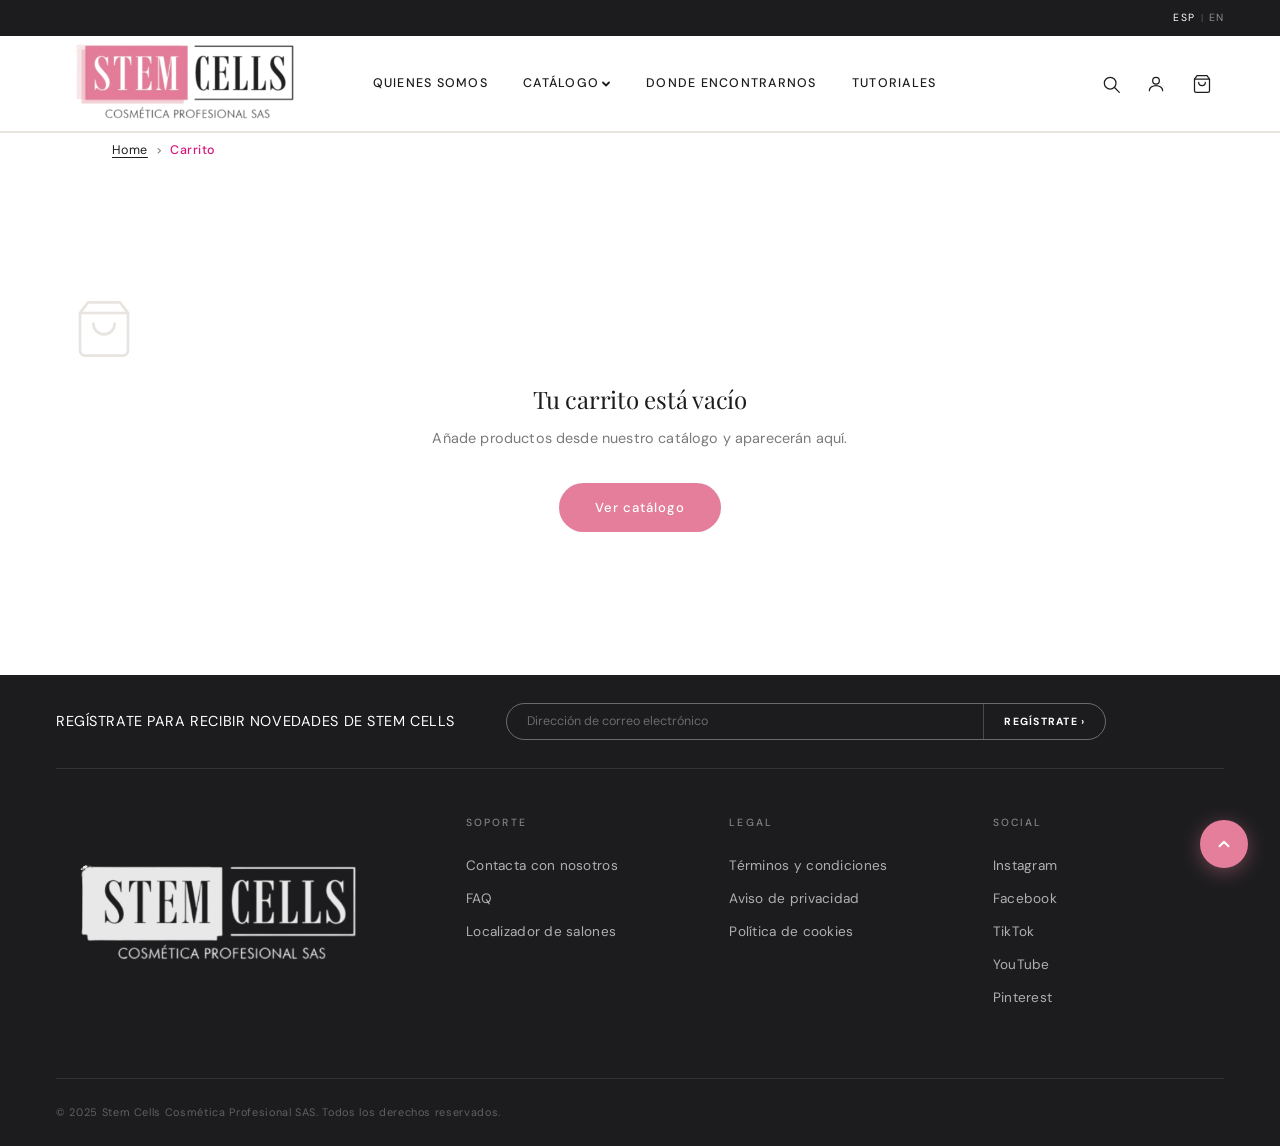
<file: carrito.html>
<!DOCTYPE html>
<html lang="es">
<head>
  <meta charset="UTF-8">
  <meta name="viewport" content="width=device-width, initial-scale=1.0">
  <title>Carrito — Stem Cells Cosmética Profesional</title>
  <meta name="description" content="Tu carrito de compra Stem Cells Cosmética Profesional.">
  <link rel="icon" type="image/png" href="images/logo.png">
  <link rel="apple-touch-icon" href="images/logo.png">
  <meta property="og:type" content="website">
  <meta property="og:site_name" content="Stem Cells Cosmética Profesional">
  <meta property="og:title" content="Carrito — Stem Cells Cosmética Profesional">
  <meta property="og:description" content="Tu carrito de compra Stem Cells Cosmética Profesional.">
  <meta property="og:image" content="https://TU-DOMINIO-AQUI.vercel.app/images/hero-cabello.png">
  <meta property="og:url" content="https://TU-DOMINIO-AQUI.vercel.app/carrito.html">
  <meta name="twitter:card" content="summary_large_image">
  <meta name="twitter:title" content="Carrito — Stem Cells Cosmética Profesional">
  <meta name="twitter:description" content="Tu carrito de compra Stem Cells Cosmética Profesional.">
  <meta name="twitter:image" content="https://TU-DOMINIO-AQUI.vercel.app/images/hero-cabello.png">
  <link rel="stylesheet" href="styles.css">
</head>
<body>

<header class="site-header">
  <div class="promobar" role="region" aria-label="Anuncios y promociones">
    <div class="promobar__track">
      <span class="promobar__msg promobar__msg--1">Envío gratuito en pedidos superiores a 50&nbsp;€</span>
      <span class="promobar__msg promobar__msg--2">Asesoría personalizada gratuita para tu salón o uso personal</span>
      <span class="promobar__msg promobar__msg--3">Descubre nuestros nuevos productos con células madre vegetales</span>
    </div>
    <div class="promobar__lang">
      <a href="#" class="promobar__lang-link promobar__lang-link--active" lang="es" aria-label="Español">ESP</a>
      <span class="promobar__lang-sep" aria-hidden="true">|</span>
      <a href="#" class="promobar__lang-link" lang="en" aria-label="English">EN</a>
    </div>
  </div>
  <nav class="main-nav" aria-label="Navegación principal">
    <input type="checkbox" id="nav-toggle" class="nav-toggle__input" aria-hidden="true">
    <label for="nav-toggle" class="nav-toggle__label" aria-label="Abrir menú">
      <span></span><span></span><span></span>
    </label>
    <a href="index.html" class="main-nav__logo-link">
      <img src="images/logo.png" alt="Stem Cells Cosmética Profesional" class="main-nav__logo">
    </a>
    <ul class="main-nav__list">
      <li><a href="quienes-somos.html" class="main-nav__link">Quienes Somos</a></li>
      <li class="main-nav__item--has-drop">
          <a href="catalogo.html" class="main-nav__link">Catálogo <svg class="nav-drop-arrow" width="10" height="10" viewBox="0 0 10 10" fill="none" stroke="currentColor" stroke-width="1.8" stroke-linecap="round" stroke-linejoin="round" aria-hidden="true"><path d="M2 3.5l3 3 3-3"/></svg></a>
          <div class="nav-dropdown">
            <ul class="nav-dropdown__list">
              <li><a href="catalogo.html?open=ampollas-nutri-cell" class="nav-dropdown__link">Ampollas Nutri + Cell</a></li>
              <li><a href="catalogo.html?open=shampoo" class="nav-dropdown__link">Shampoo Pre-Tratamiento</a></li>
              <li><a href="catalogo.html?open=protector-termico" class="nav-dropdown__link">Protector Térmico Nutricell</a></li>
              <li><a href="catalogo.html?open=crema-de-peinar" class="nav-dropdown__link">Crema de Peinar Nutricell</a></li>
              <li><a href="catalogo.html?open=alpin-rose" class="nav-dropdown__link">Ampolla Alpin Rose</a></li>
              <li><a href="catalogo.html?open=btx-express" class="nav-dropdown__link">Ampolla BTX Express</a></li>
              <li><a href="catalogo.html?open=cocktail-express" class="nav-dropdown__link">Cocktail EXPRESS</a></li>
              <li class="nav-dropdown__divider"></li>
              <li><a href="catalogo.html" class="nav-dropdown__link nav-dropdown__link--all">Ver todo →</a></li>
            </ul>
          </div>
        </li>
      <li><a href="donde-encontrarnos.html" class="main-nav__link">Donde encontrarnos</a></li>
      <li><a href="tutoriales.html" class="main-nav__link">Tutoriales</a></li>
    </ul>
    <div class="main-nav__actions">
      <button class="main-nav__action-btn" id="searchBtn" aria-label="Buscar">
        <svg width="20" height="20" viewBox="0 0 24 24" fill="none" stroke="currentColor" stroke-width="1.5" stroke-linecap="round" stroke-linejoin="round" aria-hidden="true">
          <circle cx="11" cy="11" r="7"/>
          <path d="M16.5 16.5L22 22"/>
        </svg>
      </button>
      <a href="mi-cuenta.html" class="main-nav__action-btn" aria-label="Iniciar sesión / Cuenta">
        <svg width="20" height="20" viewBox="0 0 24 24" fill="none" stroke="currentColor" stroke-width="1.5" stroke-linecap="round" stroke-linejoin="round" aria-hidden="true">
          <circle cx="12" cy="8" r="4"/>
          <path d="M4 20c0-3.5 3.6-6 8-6s8 2.5 8 6"/>
        </svg>
      </a>
      <a href="carrito.html" class="main-nav__action-btn" aria-label="Carrito" style="position:relative">
        <svg width="20" height="20" viewBox="0 0 24 24" fill="none" stroke="currentColor" stroke-width="1.5" stroke-linecap="round" stroke-linejoin="round" aria-hidden="true">
          <path d="M6 2L3 6v14a2 2 0 002 2h14a2 2 0 002-2V6l-3-4z"/>
          <line x1="3" y1="6" x2="21" y2="6"/>
          <path d="M16 10a4 4 0 01-8 0"/>
        </svg>
        <span class="cart-badge" style="display:none" aria-hidden="true"></span>
      </a>
    </div>
  </nav>
</header>

<nav class="breadcrumb" aria-label="Ruta de navegación">
  <div class="container">
    <ol class="breadcrumb__list">
      <li class="breadcrumb__item"><a href="index.html" class="breadcrumb__link">Home</a></li>
      <li class="breadcrumb__item breadcrumb__item--current" aria-current="page">Carrito</li>
    </ol>
  </div>
</nav>

<main id="main-content">
  <section class="section" style="background:var(--c-white);padding-block:0.9rem 2.5rem">
    <div class="container">

      <!-- Estado vacío -->
      <div class="cart-empty" id="cartEmpty" style="display:none">
        <div class="cart-empty__icon">
          <svg width="64" height="64" viewBox="0 0 24 24" fill="none" stroke="currentColor" stroke-width="1" stroke-linecap="round" stroke-linejoin="round" aria-hidden="true">
            <path d="M6 2L3 6v14a2 2 0 002 2h14a2 2 0 002-2V6l-3-4z"/>
            <line x1="3" y1="6" x2="21" y2="6"/>
            <path d="M16 10a4 4 0 01-8 0"/>
          </svg>
        </div>
        <h1 class="cart-empty__title">Tu carrito está vacío</h1>
        <p class="cart-empty__sub">Añade productos desde nuestro catálogo y aparecerán aquí.</p>
        <a href="catalogo.html" class="btn-primary" style="background:var(--c-rose)">Ver catálogo</a>
      </div>

      <!-- Contenido del carrito -->
      <div id="cartContent" style="display:none">
        <h1 class="section-title" style="margin-bottom:3rem;text-align:center">Tu Carrito</h1>
        <div class="cart-layout">

          <!-- Tabla de productos -->
          <div>
            <table class="cart-table" aria-label="Productos en el carrito">
              <thead>
                <tr>
                  <th style="width:80px"></th>
                  <th>Producto</th>
                  <th>Cantidad</th>
                  <th>Precio</th>
                  <th></th>
                </tr>
              </thead>
              <tbody id="cartTableBody"></tbody>
            </table>
            <div style="margin-top:1.5rem;display:flex;justify-content:space-between;align-items:center">
              <a href="catalogo.html" style="font-size:0.82rem;color:var(--c-mid);text-decoration:underline;text-underline-offset:3px">← Seguir comprando</a>
              <button onclick="vaciarCarrito()" style="background:none;border:none;cursor:pointer;font-size:0.82rem;color:var(--c-mid);text-decoration:underline;text-underline-offset:3px;font-family:var(--font-body)">Vaciar carrito</button>
            </div>
          </div>

          <!-- Resumen del pedido -->
          <aside class="cart-summary" aria-label="Resumen del pedido">
            <h2 class="cart-summary__title">Resumen del pedido</h2>
            <div id="cartSummaryRows"></div>
            <div class="cart-summary__total">
              <span>Total</span>
              <span id="cartTotal">0,00 €</span>
            </div>
            <p style="font-size:0.75rem;color:var(--c-mid);margin-top:0.75rem">Envío gratuito en pedidos superiores a 50&nbsp;€. Los impuestos se calculan en el checkout.</p>
            <button type="button" class="btn-primary cart-summary__btn" style="background:var(--c-rose);display:block;width:100%;border:none;cursor:pointer" onclick="openCheckout()">Finalizar pedido</button>
            <p style="font-size:0.72rem;color:var(--c-mid);margin-top:1rem;text-align:center">Nuestro equipo te contactará para confirmar el pedido.</p>
          </aside>

        </div>
      </div>

    </div>
  </section>
</main>

<footer class="site-footer" aria-label="Pie de página">
  <div class="container">
    <div class="footer-newsletter">
      <h2 class="footer-newsletter__title">Regístrate para recibir novedades de Stem Cells</h2>
      <form class="footer-newsletter__form" id="newsletterForm" novalidate aria-label="Suscripción al boletín">
        <input type="email" class="footer-newsletter__input" placeholder="Dirección de correo electrónico" aria-label="Correo electrónico" autocomplete="email">
        <button type="submit" class="footer-newsletter__btn">Regístrate <span aria-hidden="true">›</span></button>
      </form>
    </div>
    <div class="footer-inner">
      <div class="footer-brand">
        <img src="images/logo.png" alt="Stem Cells Cosmética Profesional" class="footer-logo">
      </div>
      <div class="footer-cols">
        <div class="footer-col">
          <h3 class="footer-col__title">Soporte</h3>
          <ul class="footer-col__list">
            <li class="footer-col__item"><a href="contacto.html" class="footer-col__item">Contacta con nosotros</a></li>
            <li class="footer-col__item"><a href="faq.html" class="footer-col__item">FAQ</a></li>
            <li class="footer-col__item"><a href="donde-encontrarnos.html" class="footer-col__item">Localizador de salones</a></li>
          </ul>
        </div>
        <div class="footer-col">
          <h3 class="footer-col__title">Legal</h3>
          <ul class="footer-col__list">
            <li class="footer-col__item">Términos y condiciones</li>
            <li class="footer-col__item">Aviso de privacidad</li>
            <li class="footer-col__item">Política de cookies</li>
          </ul>
        </div>
        <div class="footer-col">
          <h3 class="footer-col__title">Social</h3>
          <ul class="footer-col__list">
            <li class="footer-col__item"><a href="https://www.instagram.com/" target="_blank" rel="noopener" class="footer-col__item">Instagram</a></li>
            <li class="footer-col__item"><a href="https://www.facebook.com/" target="_blank" rel="noopener" class="footer-col__item">Facebook</a></li>
            <li class="footer-col__item"><a href="https://www.tiktok.com/" target="_blank" rel="noopener" class="footer-col__item">TikTok</a></li>
            <li class="footer-col__item"><a href="https://www.youtube.com/" target="_blank" rel="noopener" class="footer-col__item">YouTube</a></li>
            <li class="footer-col__item"><a href="https://www.pinterest.com/" target="_blank" rel="noopener" class="footer-col__item">Pinterest</a></li>
          </ul>
        </div>
      </div>
    </div>
    <div class="footer-bottom">
      <p class="footer-copy">&copy; 2025 Stem Cells Cosmética Profesional SAS. Todos los derechos reservados.</p>
    </div>
  </div>
</footer>

<a href="#" class="back-to-top" aria-label="Volver al inicio">
  <svg width="18" height="18" viewBox="0 0 24 24" fill="none" stroke="currentColor" stroke-width="2.5" stroke-linecap="round" stroke-linejoin="round" aria-hidden="true">
    <path d="M18 15l-6-6-6 6"/>
  </svg>
</a>

<div class="search-overlay" id="searchOverlay" aria-hidden="true" role="dialog" aria-label="Buscar productos">
  <div class="search-overlay__backdrop" id="searchBackdrop"></div>
  <div class="search-overlay__panel">
    <div class="search-overlay__row">
      <svg class="search-overlay__icon" width="18" height="18" viewBox="0 0 24 24" fill="none" stroke="currentColor" stroke-width="1.8" stroke-linecap="round" stroke-linejoin="round" aria-hidden="true"><circle cx="11" cy="11" r="7"/><path d="M16.5 16.5L22 22"/></svg>
      <input class="search-overlay__input" id="searchInput" type="search" placeholder="Buscar productos..." autocomplete="off" spellcheck="false" aria-label="Buscar">
      <button class="search-overlay__close" id="searchClose" aria-label="Cerrar búsqueda">
        <svg width="18" height="18" viewBox="0 0 24 24" fill="none" stroke="currentColor" stroke-width="2" stroke-linecap="round" aria-hidden="true"><path d="M18 6L6 18M6 6l12 12"/></svg>
      </button>
    </div>
    <ul class="search-overlay__results" id="searchResults" role="listbox"></ul>
  </div>
</div>

<!-- CHECKOUT MODAL -->
<div class="checkout-modal" id="checkoutModal" aria-hidden="true" role="dialog" aria-label="Finalizar pedido">
  <div class="checkout-modal__backdrop" id="checkoutBackdrop"></div>
  <div class="checkout-modal__panel">
    <div class="checkout-modal__header">
      <h2 class="checkout-modal__title">Finalizar pedido</h2>
      <button class="search-overlay__close" onclick="closeCheckout()" aria-label="Cerrar">
        <svg width="18" height="18" viewBox="0 0 24 24" fill="none" stroke="currentColor" stroke-width="2" stroke-linecap="round" aria-hidden="true"><path d="M18 6L6 18M6 6l12 12"/></svg>
      </button>
    </div>
    <form class="checkout-modal__form" id="checkoutForm" novalidate>
      <div class="checkout-modal__section">
        <h3 class="checkout-modal__section-title">Datos de envío</h3>
        <div class="checkout-modal__row">
          <div class="form-group">
            <label for="co-nombre">Nombre <span style="color:var(--c-magenta)">*</span></label>
            <input type="text" id="co-nombre" name="nombre" required placeholder="Tu nombre">
          </div>
          <div class="form-group">
            <label for="co-apellidos">Apellidos <span style="color:var(--c-magenta)">*</span></label>
            <input type="text" id="co-apellidos" name="apellidos" required placeholder="Tus apellidos">
          </div>
        </div>
        <div class="checkout-modal__row">
          <div class="form-group">
            <label for="co-email">Email <span style="color:var(--c-magenta)">*</span></label>
            <input type="email" id="co-email" name="email" required placeholder="tu@email.com">
          </div>
          <div class="form-group">
            <label for="co-telefono">Teléfono</label>
            <input type="tel" id="co-telefono" name="telefono" placeholder="+34 000 000 000">
          </div>
        </div>
        <div class="form-group">
          <label for="co-direccion">Dirección <span style="color:var(--c-magenta)">*</span></label>
          <input type="text" id="co-direccion" name="direccion" required placeholder="Calle, número, piso...">
        </div>
        <div class="checkout-modal__row checkout-modal__row--3">
          <div class="form-group">
            <label for="co-ciudad">Ciudad <span style="color:var(--c-magenta)">*</span></label>
            <input type="text" id="co-ciudad" name="ciudad" required placeholder="Ciudad">
          </div>
          <div class="form-group">
            <label for="co-cp">Código postal <span style="color:var(--c-magenta)">*</span></label>
            <input type="text" id="co-cp" name="cp" required placeholder="00000">
          </div>
          <div class="form-group">
            <label for="co-pais">País <span style="color:var(--c-magenta)">*</span></label>
            <select id="co-pais" name="pais" required>
              <option value="">Seleccionar</option>
              <option value="es">España</option>
              <option value="co">Colombia</option>
              <option value="us">Estados Unidos</option>
              <option value="mx">México</option>
              <option value="ar">Argentina</option>
              <option value="other">Otro</option>
            </select>
          </div>
        </div>
      </div>

      <div class="checkout-modal__section">
        <h3 class="checkout-modal__section-title">Datos de pago</h3>
        <div class="form-group">
          <label for="co-tarjeta">Número de tarjeta <span style="color:var(--c-magenta)">*</span></label>
          <input type="text" id="co-tarjeta" name="tarjeta" required placeholder="0000 0000 0000 0000" maxlength="19" inputmode="numeric">
        </div>
        <div class="form-group">
          <label for="co-titular">Nombre del titular <span style="color:var(--c-magenta)">*</span></label>
          <input type="text" id="co-titular" name="titular" required placeholder="Como aparece en la tarjeta">
        </div>
        <div class="checkout-modal__row">
          <div class="form-group">
            <label for="co-caducidad">Fecha de caducidad <span style="color:var(--c-magenta)">*</span></label>
            <input type="text" id="co-caducidad" name="caducidad" required placeholder="MM/AA" maxlength="5">
          </div>
          <div class="form-group">
            <label for="co-cvv">CVV <span style="color:var(--c-magenta)">*</span></label>
            <input type="text" id="co-cvv" name="cvv" required placeholder="000" maxlength="4" inputmode="numeric">
          </div>
        </div>
      </div>

      <button type="submit" class="btn-primary" style="background:var(--c-rose);width:100%;border:none;cursor:pointer;font-size:0.9rem">Confirmar pedido</button>
    </form>
  </div>
</div>

<!-- ERROR POPUP -->
<div class="success-popup" id="checkoutErrorPopup" aria-hidden="true" role="alertdialog" aria-modal="true">
  <div class="success-popup__backdrop"></div>
  <div class="success-popup__box">
    <div class="success-popup__icon" style="color:var(--c-magenta)" aria-hidden="true">
      <svg width="48" height="48" viewBox="0 0 24 24" fill="none" stroke="currentColor" stroke-width="1.5" stroke-linecap="round" stroke-linejoin="round"><circle cx="12" cy="12" r="10"/><path d="M12 8v4m0 4h.01"/></svg>
    </div>
    <h2 class="success-popup__title">Campos incompletos</h2>
    <p class="success-popup__sub" id="checkoutErrorMsg">Por favor, completa todos los campos obligatorios.</p>
    <button onclick="document.getElementById('checkoutErrorPopup').classList.remove('is-open');document.getElementById('checkoutErrorPopup').setAttribute('aria-hidden','true')" class="btn-primary" style="background:var(--c-magenta);border:none;cursor:pointer">Entendido</button>
  </div>
</div>

<!-- SUCCESS POPUP -->
<div class="success-popup" id="successPopup" aria-hidden="true" role="alertdialog" aria-label="Pedido realizado">
  <div class="success-popup__backdrop"></div>
  <div class="success-popup__box">
    <div class="success-popup__icon" aria-hidden="true">
      <svg width="48" height="48" viewBox="0 0 24 24" fill="none" stroke="currentColor" stroke-width="1.5" stroke-linecap="round" stroke-linejoin="round"><circle cx="12" cy="12" r="10"/><path d="M8 12l3 3 5-5"/></svg>
    </div>
    <h2 class="success-popup__title">Pedido realizado</h2>
    <p class="success-popup__sub">Gracias por confiar en Stem Cells</p>
    <a href="index.html" class="btn-primary" style="background:var(--c-rose)">Volver al inicio</a>
  </div>
</div>


<!-- NEWSLETTER POPUP -->
<div class="success-popup" id="newsletterPopup" aria-hidden="true" role="dialog" aria-modal="true">
  <div class="success-popup__backdrop"></div>
  <div class="success-popup__box">
    <div class="success-popup__icon" aria-hidden="true">
      <svg width="48" height="48" viewBox="0 0 24 24" fill="none" stroke="currentColor" stroke-width="1.5" stroke-linecap="round" stroke-linejoin="round"><circle cx="12" cy="12" r="10"/><path d="M8 12l3 3 5-5"/></svg>
    </div>
    <h2 class="success-popup__title">¡Gracias por suscribirte!</h2>
    <p class="success-popup__sub">Te mantendremos al tanto de todas las novedades de Stem Cells.</p>
    <button onclick="document.getElementById('newsletterPopup').classList.remove('is-open');document.getElementById('newsletterPopup').setAttribute('aria-hidden','true')" class="btn-primary" style="background:var(--c-rose);border:none;cursor:pointer">Aceptar</button>
  </div>
</div>
<script>
(function(){
  var form = document.getElementById('newsletterForm');
  if (!form) return;
  form.addEventListener('submit', function(e){
    e.preventDefault();
    var email = form.querySelector('input[type="email"]').value.trim();
    if (!email) return;
    form.reset();
    var popup = document.getElementById('newsletterPopup');
    popup.classList.add('is-open');
    popup.setAttribute('aria-hidden', 'false');
  });
})();
</script>
<script src="js/components.js"></script>
<script>
(function () {
  var KEY = 'stemcells_cart';

  function getCart() { return JSON.parse(localStorage.getItem(KEY) || '[]'); }

  function saveCart(c) {
    localStorage.setItem(KEY, JSON.stringify(c));
    if (typeof window.updateCartBadge === 'function') window.updateCartBadge();
  }

  function renderCart() {
    var cart = getCart();
    var empty   = document.getElementById('cartEmpty');
    var content = document.getElementById('cartContent');
    var tbody   = document.getElementById('cartTableBody');
    var summary = document.getElementById('cartSummaryRows');
    var totalEl = document.getElementById('cartTotal');

    if (!cart.length) {
      empty.style.display   = '';
      content.style.display = 'none';
      return;
    }

    empty.style.display   = 'none';
    content.style.display = '';

    tbody.innerHTML = cart.map(function (item, i) {
      return '<tr>' +
        '<td><img src="' + item.img + '" alt="' + item.name + '" style="width:64px;height:64px;object-fit:cover;border-radius:6px"></td>' +
        '<td style="font-weight:600">' + item.name + '</td>' +
        '<td>' +
          '<div class="qty-control">' +
            '<button onclick="cartChangeQty(' + i + ',-1)" aria-label="Reducir">−</button>' +
            '<span>' + item.qty + '</span>' +
            '<button onclick="cartChangeQty(' + i + ',1)" aria-label="Aumentar">+</button>' +
          '</div>' +
        '</td>' +
        '<td>' + (item.price * item.qty).toFixed(2).replace('.', ',') + '&nbsp;€</td>' +
        '<td><button onclick="cartRemove(' + i + ')" aria-label="Eliminar" style="background:none;border:none;cursor:pointer;font-size:1.1rem;color:var(--c-mid)">×</button></td>' +
        '</tr>';
    }).join('');

    var subtotal = cart.reduce(function (s, i) { return s + i.price * i.qty; }, 0);
    var shipping = subtotal < 50 ? 4.99 : 0;
    var total = subtotal + shipping;

    summary.innerHTML = cart.map(function (item) {
      return '<div style="display:flex;justify-content:space-between;font-size:0.85rem;padding:0.4rem 0;border-bottom:1px solid var(--c-border)">' +
        '<span>' + item.name + ' ×' + item.qty + '</span>' +
        '<span>' + (item.price * item.qty).toFixed(2).replace('.', ',') + '&nbsp;€</span>' +
        '</div>';
    }).join('') +
    '<div style="display:flex;justify-content:space-between;font-size:0.85rem;padding:0.4rem 0;border-bottom:1px solid var(--c-border)">' +
      '<span>Gastos de envío</span>' +
      '<span>' + (shipping === 0 ? '<span style=\"color:var(--c-rose)\">Gratis</span>' : '4,99&nbsp;€') + '</span>' +
    '</div>';

    totalEl.textContent = total.toFixed(2).replace('.', ',') + ' €';
  }

  window.cartChangeQty = function (index, delta) {
    var c = getCart();
    c[index].qty = Math.max(1, c[index].qty + delta);
    saveCart(c);
    renderCart();
  };

  window.cartRemove = function (index) {
    var c = getCart();
    c.splice(index, 1);
    saveCart(c);
    renderCart();
  };

  window.vaciarCarrito = function () {
    saveCart([]);
    renderCart();
  };

  window.openCheckout = function () {
    var m = document.getElementById('checkoutModal');
    m.classList.add('is-open');
    m.setAttribute('aria-hidden', 'false');
  };

  window.closeCheckout = function () {
    var m = document.getElementById('checkoutModal');
    m.classList.remove('is-open');
    m.setAttribute('aria-hidden', 'true');
  };

  document.getElementById('checkoutBackdrop').addEventListener('click', window.closeCheckout);

  document.getElementById('checkoutForm').addEventListener('submit', function (e) {
    e.preventDefault();

    // Validación de campos obligatorios
    var fields = [
      { id: 'co-nombre',    label: 'Nombre' },
      { id: 'co-apellidos', label: 'Apellidos' },
      { id: 'co-email',     label: 'Email' },
      { id: 'co-direccion', label: 'Dirección' },
      { id: 'co-ciudad',    label: 'Ciudad' },
      { id: 'co-cp',        label: 'Código postal' },
      { id: 'co-pais',      label: 'País' },
      { id: 'co-tarjeta',   label: 'Número de tarjeta' },
      { id: 'co-titular',   label: 'Nombre del titular' },
      { id: 'co-caducidad', label: 'Fecha de caducidad' },
      { id: 'co-cvv',       label: 'CVV' }
    ];
    var missing = fields.filter(function(f){
      return !document.getElementById(f.id).value.trim();
    }).map(function(f){ return f.label; });

    if (missing.length) {
      document.getElementById('checkoutErrorMsg').textContent =
        'Por favor, completa los siguientes campos obligatorios: ' + missing.join(', ') + '.';
      var ep = document.getElementById('checkoutErrorPopup');
      ep.classList.add('is-open');
      ep.setAttribute('aria-hidden', 'false');
      return;
    }

    var cart = getCart();
    var subtotal = cart.reduce(function (s, i) { return s + i.price * i.qty; }, 0);
    var shipping = subtotal < 50 ? 4.99 : 0;
    var order = {
      id: Date.now(),
      date: new Date().toLocaleDateString('es-ES', { day: '2-digit', month: 'long', year: 'numeric' }),
      items: cart,
      subtotal: subtotal,
      shipping: shipping,
      total: subtotal + shipping,
      nombre: document.getElementById('co-nombre').value + ' ' + document.getElementById('co-apellidos').value,
      direccion: document.getElementById('co-direccion').value + ', ' + document.getElementById('co-ciudad').value
    };
    var orders = JSON.parse(localStorage.getItem('stemcells_orders') || '[]');
    orders.unshift(order);
    localStorage.setItem('stemcells_orders', JSON.stringify(orders));
    window.closeCheckout();
    saveCart([]);
    renderCart();
    var popup = document.getElementById('successPopup');
    popup.classList.add('is-open');
    popup.setAttribute('aria-hidden', 'false');
  });

  renderCart();
})();
</script>
</body>
</html>
</file>
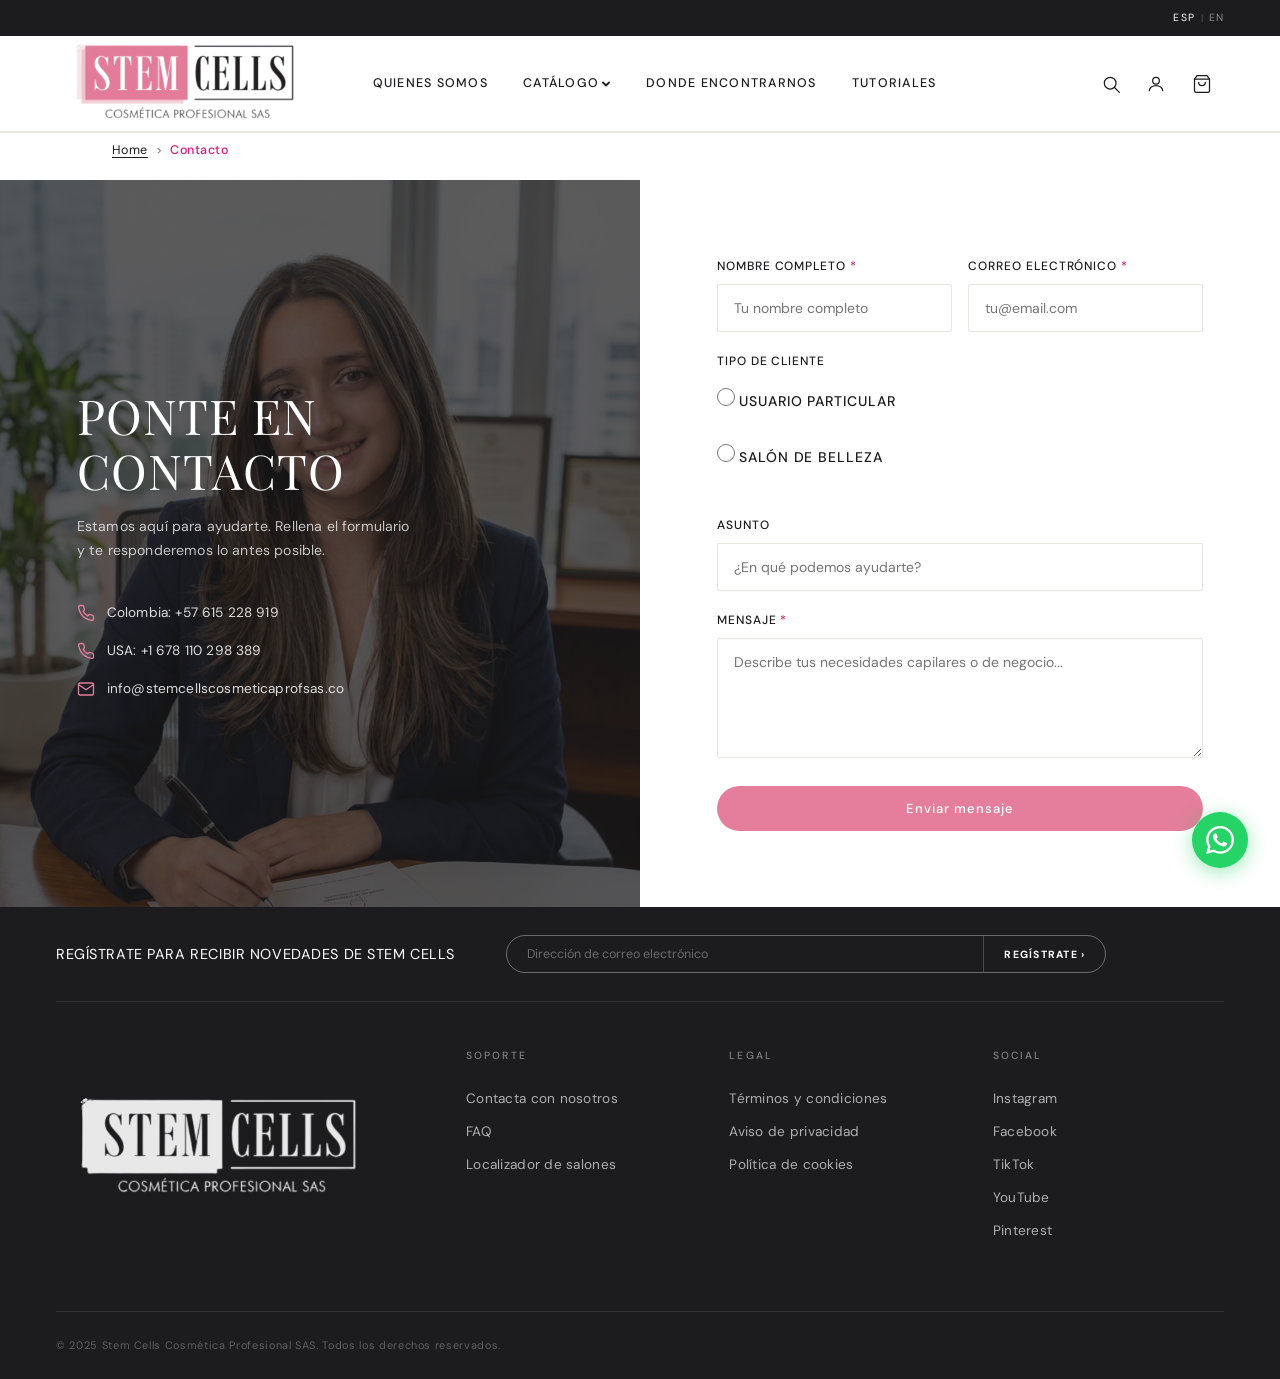
<file: contacto.html>
<!DOCTYPE html>
<html lang="es">
<head>
  <meta charset="UTF-8">
  <meta name="viewport" content="width=device-width, initial-scale=1.0">
  <title>Contacto — Stem Cells Cosmética Profesional</title>
  <meta name="description" content="Contáctanos para asesoría personalizada sobre productos Stem Cells. Nuestro equipo te responde lo antes posible.">
  <link rel="icon" type="image/png" href="images/logo.png">
  <link rel="apple-touch-icon" href="images/logo.png">
  <meta property="og:type" content="website">
  <meta property="og:site_name" content="Stem Cells Cosmética Profesional">
  <meta property="og:title" content="Contacto — Stem Cells Cosmética Profesional">
  <meta property="og:description" content="Contáctanos para asesoría personalizada sobre productos Stem Cells. Nuestro equipo te responde lo antes posible.">
  <meta property="og:image" content="https://TU-DOMINIO-AQUI.vercel.app/images/hero-cabello.png">
  <meta property="og:url" content="https://TU-DOMINIO-AQUI.vercel.app/contacto.html">
  <meta name="twitter:card" content="summary_large_image">
  <meta name="twitter:title" content="Contacto — Stem Cells Cosmética Profesional">
  <meta name="twitter:description" content="Contáctanos para asesoría personalizada sobre productos Stem Cells. Nuestro equipo te responde lo antes posible.">
  <meta name="twitter:image" content="https://TU-DOMINIO-AQUI.vercel.app/images/hero-cabello.png">
  <link rel="stylesheet" href="styles.css">
</head>
<body>

<header class="site-header">
  <div class="promobar" role="region" aria-label="Anuncios y promociones">
    <div class="promobar__track">
      <span class="promobar__msg promobar__msg--1">Envío gratuito en pedidos superiores a 50&nbsp;€</span>
      <span class="promobar__msg promobar__msg--2">Asesoría personalizada gratuita para tu salón o uso personal</span>
      <span class="promobar__msg promobar__msg--3">Descubre nuestros nuevos productos con células madre vegetales</span>
    </div>
    <div class="promobar__lang">
      <a href="#" class="promobar__lang-link promobar__lang-link--active" lang="es" aria-label="Español">ESP</a>
      <span class="promobar__lang-sep" aria-hidden="true">|</span>
      <a href="#" class="promobar__lang-link" lang="en" aria-label="English">EN</a>
    </div>
  </div>
  <nav class="main-nav" aria-label="Navegación principal">
    <input type="checkbox" id="nav-toggle" class="nav-toggle__input" aria-hidden="true">
    <label for="nav-toggle" class="nav-toggle__label" aria-label="Abrir menú">
      <span></span><span></span><span></span>
    </label>
    <a href="index.html" class="main-nav__logo-link">
      <img src="images/logo.png" alt="Stem Cells Cosmética Profesional" class="main-nav__logo">
    </a>
    <ul class="main-nav__list">
      <li><a href="quienes-somos.html" class="main-nav__link">Quienes Somos</a></li>
      <li class="main-nav__item--has-drop">
          <a href="catalogo.html" class="main-nav__link">Catálogo <svg class="nav-drop-arrow" width="10" height="10" viewBox="0 0 10 10" fill="none" stroke="currentColor" stroke-width="1.8" stroke-linecap="round" stroke-linejoin="round" aria-hidden="true"><path d="M2 3.5l3 3 3-3"/></svg></a>
          <div class="nav-dropdown">
            <ul class="nav-dropdown__list">
              <li><a href="catalogo.html?open=ampollas-nutri-cell" class="nav-dropdown__link">Ampollas Nutri + Cell</a></li>
              <li><a href="catalogo.html?open=shampoo" class="nav-dropdown__link">Shampoo Pre-Tratamiento</a></li>
              <li><a href="catalogo.html?open=protector-termico" class="nav-dropdown__link">Protector Térmico Nutricell</a></li>
              <li><a href="catalogo.html?open=crema-de-peinar" class="nav-dropdown__link">Crema de Peinar Nutricell</a></li>
              <li><a href="catalogo.html?open=alpin-rose" class="nav-dropdown__link">Ampolla Alpin Rose</a></li>
              <li><a href="catalogo.html?open=btx-express" class="nav-dropdown__link">Ampolla BTX Express</a></li>
              <li><a href="catalogo.html?open=cocktail-express" class="nav-dropdown__link">Cocktail EXPRESS</a></li>
              <li class="nav-dropdown__divider"></li>
              <li><a href="catalogo.html" class="nav-dropdown__link nav-dropdown__link--all">Ver todo →</a></li>
            </ul>
          </div>
        </li>
      <li><a href="donde-encontrarnos.html" class="main-nav__link">Donde encontrarnos</a></li>
      <li><a href="tutoriales.html" class="main-nav__link">Tutoriales</a></li>
    </ul>
    <div class="main-nav__actions">
      <button class="main-nav__action-btn" id="searchBtn" aria-label="Buscar">
        <svg width="20" height="20" viewBox="0 0 24 24" fill="none" stroke="currentColor" stroke-width="1.5" stroke-linecap="round" stroke-linejoin="round" aria-hidden="true">
          <circle cx="11" cy="11" r="7"/>
          <path d="M16.5 16.5L22 22"/>
        </svg>
      </button>
      <a href="mi-cuenta.html" class="main-nav__action-btn" aria-label="Iniciar sesión / Cuenta">
        <svg width="20" height="20" viewBox="0 0 24 24" fill="none" stroke="currentColor" stroke-width="1.5" stroke-linecap="round" stroke-linejoin="round" aria-hidden="true">
          <circle cx="12" cy="8" r="4"/>
          <path d="M4 20c0-3.5 3.6-6 8-6s8 2.5 8 6"/>
        </svg>
      </a>
      <a href="carrito.html" class="main-nav__action-btn" aria-label="Carrito" style="position:relative">
        <svg width="20" height="20" viewBox="0 0 24 24" fill="none" stroke="currentColor" stroke-width="1.5" stroke-linecap="round" stroke-linejoin="round" aria-hidden="true">
          <path d="M6 2L3 6v14a2 2 0 002 2h14a2 2 0 002-2V6l-3-4z"/>
          <line x1="3" y1="6" x2="21" y2="6"/>
          <path d="M16 10a4 4 0 01-8 0"/>
        </svg>
        <span class="cart-badge" style="display:none" aria-hidden="true"></span>
      </a>
    </div>
  </nav>
</header>

<nav class="breadcrumb" aria-label="Ruta de navegación">
  <div class="container">
    <ol class="breadcrumb__list">
      <li class="breadcrumb__item"><a href="index.html" class="breadcrumb__link">Home</a></li>
      <li class="breadcrumb__item breadcrumb__item--current" aria-current="page">Contacto</li>
    </ol>
  </div>
</nav>

<main id="main-content">

  <section class="contact-split" aria-labelledby="contacto-title">

    <!-- Panel izquierdo: imagen + info -->
    <div class="contact-split__left">
      <img src="images/contacto-bg.png" alt="" aria-hidden="true" class="contact-split__bg">
      <div class="contact-split__overlay"></div>
      <div class="contact-split__info">
        <h1 class="contact-split__title" id="contacto-title">Ponte en<br>Contacto</h1>
        <p class="contact-split__sub">Estamos aquí para ayudarte. Rellena el formulario y te responderemos lo antes posible.</p>
        <ul class="contact-split__data">
          <li class="contact-split__data-item">
            <svg width="18" height="18" viewBox="0 0 24 24" fill="none" stroke="currentColor" stroke-width="1.8" stroke-linecap="round" stroke-linejoin="round" aria-hidden="true"><path d="M22 16.92v3a2 2 0 0 1-2.18 2 19.79 19.79 0 0 1-8.63-3.07 19.5 19.5 0 0 1-6-6 19.79 19.79 0 0 1-3.07-8.67A2 2 0 0 1 4.11 2h3a2 2 0 0 1 2 1.72 12.84 12.84 0 0 0 .7 2.81 2 2 0 0 1-.45 2.11L8.09 9.91a16 16 0 0 0 6 6l1.27-1.27a2 2 0 0 1 2.11-.45 12.84 12.84 0 0 0 2.81.7A2 2 0 0 1 22 16.92z"/></svg>
            <span>Colombia: +57 615 228 919</span>
          </li>
          <li class="contact-split__data-item">
            <svg width="18" height="18" viewBox="0 0 24 24" fill="none" stroke="currentColor" stroke-width="1.8" stroke-linecap="round" stroke-linejoin="round" aria-hidden="true"><path d="M22 16.92v3a2 2 0 0 1-2.18 2 19.79 19.79 0 0 1-8.63-3.07 19.5 19.5 0 0 1-6-6 19.79 19.79 0 0 1-3.07-8.67A2 2 0 0 1 4.11 2h3a2 2 0 0 1 2 1.72 12.84 12.84 0 0 0 .7 2.81 2 2 0 0 1-.45 2.11L8.09 9.91a16 16 0 0 0 6 6l1.27-1.27a2 2 0 0 1 2.11-.45 12.84 12.84 0 0 0 2.81.7A2 2 0 0 1 22 16.92z"/></svg>
            <span>USA: +1 678 110 298 389</span>
          </li>

          <li class="contact-split__data-item">
            <svg width="18" height="18" viewBox="0 0 24 24" fill="none" stroke="currentColor" stroke-width="1.8" stroke-linecap="round" stroke-linejoin="round" aria-hidden="true"><path d="M4 4h16c1.1 0 2 .9 2 2v12c0 1.1-.9 2-2 2H4c-1.1 0-2-.9-2-2V6c0-1.1.9-2 2-2z"/><polyline points="22,6 12,13 2,6"/></svg>
            <span>info@stemcellscosmeticaprofsas.co</span>
          </li>
        </ul>
      </div>
    </div>

    <!-- Panel derecho: formulario -->
    <div class="contact-split__right">
      <form class="contact-split__form" action="#" method="post" novalidate aria-label="Formulario de contacto">
        <div class="contact-split__row">
          <div class="form-group">
            <label for="nombre-c">Nombre completo <span aria-label="requerido" style="color:var(--c-magenta)">*</span></label>
            <input type="text" id="nombre-c" name="nombre" required autocomplete="name" placeholder="Tu nombre completo">
          </div>
          <div class="form-group">
            <label for="email-c">Correo electrónico <span aria-label="requerido" style="color:var(--c-magenta)">*</span></label>
            <input type="email" id="email-c" name="email" required autocomplete="email" placeholder="tu@email.com">
          </div>
        </div>
        <fieldset class="form-group" style="border:none;padding:0">
          <legend style="font-family:var(--font-body);font-size:0.75rem;font-weight:500;letter-spacing:0.08em;text-transform:uppercase;margin-bottom:0.5rem;color:var(--c-ink)">Tipo de cliente</legend>
          <div class="radio-group">
            <label class="radio-option"><input type="radio" name="tipo-cliente" value="particular"> <span>Usuario particular</span></label>
            <label class="radio-option"><input type="radio" name="tipo-cliente" value="salon"> <span>Salón de belleza</span></label>
          </div>
        </fieldset>
        <div class="form-group">
          <label for="asunto-c">Asunto</label>
          <input type="text" id="asunto-c" name="asunto" placeholder="¿En qué podemos ayudarte?">
        </div>
        <div class="form-group">
          <label for="mensaje-c">Mensaje <span aria-label="requerido" style="color:var(--c-magenta)">*</span></label>
          <textarea id="mensaje-c" name="mensaje" required placeholder="Describe tus necesidades capilares o de negocio..."></textarea>
        </div>
        <button type="submit" class="btn-primary" style="background:var(--c-rose);width:100%">Enviar mensaje</button>
      </form>
    </div>

  </section>

</main>

<footer class="site-footer" aria-label="Pie de página">
  <div class="container">
    <div class="footer-newsletter">
      <h2 class="footer-newsletter__title">Regístrate para recibir novedades de Stem Cells</h2>
      <form class="footer-newsletter__form" id="newsletterForm" novalidate aria-label="Suscripción al boletín">
        <input type="email" class="footer-newsletter__input" placeholder="Dirección de correo electrónico" aria-label="Correo electrónico" autocomplete="email">
        <button type="submit" class="footer-newsletter__btn">Regístrate <span aria-hidden="true">›</span></button>
      </form>
    </div>
    <div class="footer-inner">
      <div class="footer-brand">
        <img src="images/logo.png" alt="Stem Cells Cosmética Profesional" class="footer-logo">
      </div>
      <div class="footer-cols">
        <div class="footer-col">
          <h3 class="footer-col__title">Soporte</h3>
          <ul class="footer-col__list">
            <li class="footer-col__item"><a href="contacto.html" class="footer-col__item">Contacta con nosotros</a></li>
            <li class="footer-col__item"><a href="faq.html" class="footer-col__item">FAQ</a></li>
            <li class="footer-col__item"><a href="donde-encontrarnos.html" class="footer-col__item">Localizador de salones</a></li>
          </ul>
        </div>
        <div class="footer-col">
          <h3 class="footer-col__title">Legal</h3>
          <ul class="footer-col__list">
            <li class="footer-col__item">Términos y condiciones</li>
            <li class="footer-col__item">Aviso de privacidad</li>
            <li class="footer-col__item">Política de cookies</li>
          </ul>
        </div>
        <div class="footer-col">
          <h3 class="footer-col__title">Social</h3>
          <ul class="footer-col__list">
            <li class="footer-col__item"><a href="https://www.instagram.com/" target="_blank" rel="noopener" class="footer-col__item">Instagram</a></li>
            <li class="footer-col__item"><a href="https://www.facebook.com/" target="_blank" rel="noopener" class="footer-col__item">Facebook</a></li>
            <li class="footer-col__item"><a href="https://www.tiktok.com/" target="_blank" rel="noopener" class="footer-col__item">TikTok</a></li>
            <li class="footer-col__item"><a href="https://www.youtube.com/" target="_blank" rel="noopener" class="footer-col__item">YouTube</a></li>
            <li class="footer-col__item"><a href="https://www.pinterest.com/" target="_blank" rel="noopener" class="footer-col__item">Pinterest</a></li>
          </ul>
        </div>
      </div>
    </div>
    <div class="footer-bottom">
      <p class="footer-copy">&copy; 2025 Stem Cells Cosmética Profesional SAS. Todos los derechos reservados.</p>
    </div>
  </div>
</footer>

<a href="#" class="back-to-top" aria-label="Volver al inicio">
  <svg width="18" height="18" viewBox="0 0 24 24" fill="none" stroke="currentColor" stroke-width="2.5" stroke-linecap="round" stroke-linejoin="round" aria-hidden="true">
    <path d="M18 15l-6-6-6 6"/>
  </svg>
</a>

<div class="search-overlay" id="searchOverlay" aria-hidden="true" role="dialog" aria-label="Buscar productos">
  <div class="search-overlay__backdrop" id="searchBackdrop"></div>
  <div class="search-overlay__panel">
    <div class="search-overlay__row">
      <svg class="search-overlay__icon" width="18" height="18" viewBox="0 0 24 24" fill="none" stroke="currentColor" stroke-width="1.8" stroke-linecap="round" stroke-linejoin="round" aria-hidden="true"><circle cx="11" cy="11" r="7"/><path d="M16.5 16.5L22 22"/></svg>
      <input class="search-overlay__input" id="searchInput" type="search" placeholder="Buscar productos..." autocomplete="off" spellcheck="false" aria-label="Buscar">
      <button class="search-overlay__close" id="searchClose" aria-label="Cerrar búsqueda">
        <svg width="18" height="18" viewBox="0 0 24 24" fill="none" stroke="currentColor" stroke-width="2" stroke-linecap="round" aria-hidden="true"><path d="M18 6L6 18M6 6l12 12"/></svg>
      </button>
    </div>
    <ul class="search-overlay__results" id="searchResults" role="listbox"></ul>
  </div>
</div>

<!-- SUCCESS POPUP -->
<div class="success-popup" id="contactSuccessPopup" aria-hidden="true" role="dialog" aria-modal="true">
  <div class="success-popup__backdrop"></div>
  <div class="success-popup__box">
    <div class="success-popup__icon" aria-hidden="true">
      <svg width="48" height="48" viewBox="0 0 24 24" fill="none" stroke="currentColor" stroke-width="1.5" stroke-linecap="round" stroke-linejoin="round"><circle cx="12" cy="12" r="10"/><path d="M8 12l3 3 5-5"/></svg>
    </div>
    <h2 class="success-popup__title">¡Gracias!</h2>
    <p class="success-popup__sub">Nuestro equipo te contactará en breves.</p>
    <button onclick="document.getElementById('contactSuccessPopup').classList.remove('is-open');document.getElementById('contactSuccessPopup').setAttribute('aria-hidden','true')" class="btn-primary" style="background:var(--c-rose);border:none;cursor:pointer">Aceptar</button>
  </div>
</div>

<!-- ERROR POPUP -->
<div class="success-popup" id="contactErrorPopup" aria-hidden="true" role="alertdialog" aria-modal="true">
  <div class="success-popup__backdrop"></div>
  <div class="success-popup__box">
    <div class="success-popup__icon" aria-hidden="true" style="color:var(--c-magenta)">
      <svg width="48" height="48" viewBox="0 0 24 24" fill="none" stroke="currentColor" stroke-width="1.5" stroke-linecap="round" stroke-linejoin="round"><circle cx="12" cy="12" r="10"/><path d="M12 8v4m0 4h.01"/></svg>
    </div>
    <h2 class="success-popup__title">Campos incompletos</h2>
    <p class="success-popup__sub" id="contactErrorMsg">Por favor, completa todos los campos obligatorios antes de enviar el formulario.</p>
    <button onclick="document.getElementById('contactErrorPopup').classList.remove('is-open');document.getElementById('contactErrorPopup').setAttribute('aria-hidden','true')" class="btn-primary" style="background:var(--c-magenta);border:none;cursor:pointer">Entendido</button>
  </div>
</div>

<style>.back-to-top { display: none !important; }</style>

<script>
(function () {
  var form = document.querySelector('.contact-split__form');
  if (!form) return;

  form.addEventListener('submit', function (e) {
    e.preventDefault();
    var nombre  = document.getElementById('nombre-c').value.trim();
    var email   = document.getElementById('email-c').value.trim();
    var mensaje = document.getElementById('mensaje-c').value.trim();
    var missing = [];
    if (!nombre)  missing.push('Nombre completo');
    if (!email)   missing.push('Correo electrónico');
    if (!mensaje) missing.push('Mensaje');

    if (missing.length) {
      document.getElementById('contactErrorMsg').textContent =
        'Por favor, completa los siguientes campos obligatorios: ' + missing.join(', ') + '.';
      var ep = document.getElementById('contactErrorPopup');
      ep.classList.add('is-open');
      ep.setAttribute('aria-hidden', 'false');
      return;
    }

    form.reset();
    var sp = document.getElementById('contactSuccessPopup');
    sp.classList.add('is-open');
    sp.setAttribute('aria-hidden', 'false');
  });
})();
</script>

<a href="https://wa.me/573108779592" target="_blank" rel="noopener" class="whatsapp-fab" aria-label="Escríbenos por WhatsApp">
  <svg width="28" height="28" viewBox="0 0 24 24" fill="currentColor" aria-hidden="true">
    <path d="M17.472 14.382c-.297-.149-1.758-.867-2.03-.967-.273-.099-.471-.148-.67.15-.197.297-.767.966-.94 1.164-.173.199-.347.223-.644.075-.297-.15-1.255-.463-2.39-1.475-.883-.788-1.48-1.761-1.653-2.059-.173-.297-.018-.458.13-.606.134-.133.298-.347.446-.52.149-.174.198-.298.298-.497.099-.198.05-.371-.025-.52-.075-.149-.669-1.612-.916-2.207-.242-.579-.487-.5-.669-.51-.173-.008-.371-.01-.57-.01-.198 0-.52.074-.792.372-.272.297-1.04 1.016-1.04 2.479 0 1.462 1.065 2.875 1.213 3.074.149.198 2.096 3.2 5.077 4.487.709.306 1.262.489 1.694.625.712.227 1.36.195 1.871.118.571-.085 1.758-.719 2.006-1.413.248-.694.248-1.289.173-1.413-.074-.124-.272-.198-.57-.347m-5.421 7.403h-.004a9.87 9.87 0 01-5.031-1.378l-.361-.214-3.741.982.998-3.648-.235-.374a9.86 9.86 0 01-1.51-5.26c.001-5.45 4.436-9.884 9.888-9.884 2.64 0 5.122 1.03 6.988 2.898a9.825 9.825 0 012.893 6.994c-.003 5.45-4.437 9.884-9.885 9.884m8.413-18.297A11.815 11.815 0 0012.05 0C5.495 0 .16 5.335.157 11.892c0 2.096.547 4.142 1.588 5.945L.057 24l6.305-1.654a11.882 11.882 0 005.683 1.448h.005c6.554 0 11.89-5.335 11.893-11.893a11.821 11.821 0 00-3.48-8.413z"/>
  </svg>
</a>


<!-- NEWSLETTER POPUP -->
<div class="success-popup" id="newsletterPopup" aria-hidden="true" role="dialog" aria-modal="true">
  <div class="success-popup__backdrop"></div>
  <div class="success-popup__box">
    <div class="success-popup__icon" aria-hidden="true">
      <svg width="48" height="48" viewBox="0 0 24 24" fill="none" stroke="currentColor" stroke-width="1.5" stroke-linecap="round" stroke-linejoin="round"><circle cx="12" cy="12" r="10"/><path d="M8 12l3 3 5-5"/></svg>
    </div>
    <h2 class="success-popup__title">¡Gracias por suscribirte!</h2>
    <p class="success-popup__sub">Te mantendremos al tanto de todas las novedades de Stem Cells.</p>
    <button onclick="document.getElementById('newsletterPopup').classList.remove('is-open');document.getElementById('newsletterPopup').setAttribute('aria-hidden','true')" class="btn-primary" style="background:var(--c-rose);border:none;cursor:pointer">Aceptar</button>
  </div>
</div>
<script>
(function(){
  var form = document.getElementById('newsletterForm');
  if (!form) return;
  form.addEventListener('submit', function(e){
    e.preventDefault();
    var email = form.querySelector('input[type="email"]').value.trim();
    if (!email) return;
    form.reset();
    var popup = document.getElementById('newsletterPopup');
    popup.classList.add('is-open');
    popup.setAttribute('aria-hidden', 'false');
  });
})();
</script>
<script src="js/components.js"></script>
</body>
</html>
</file>
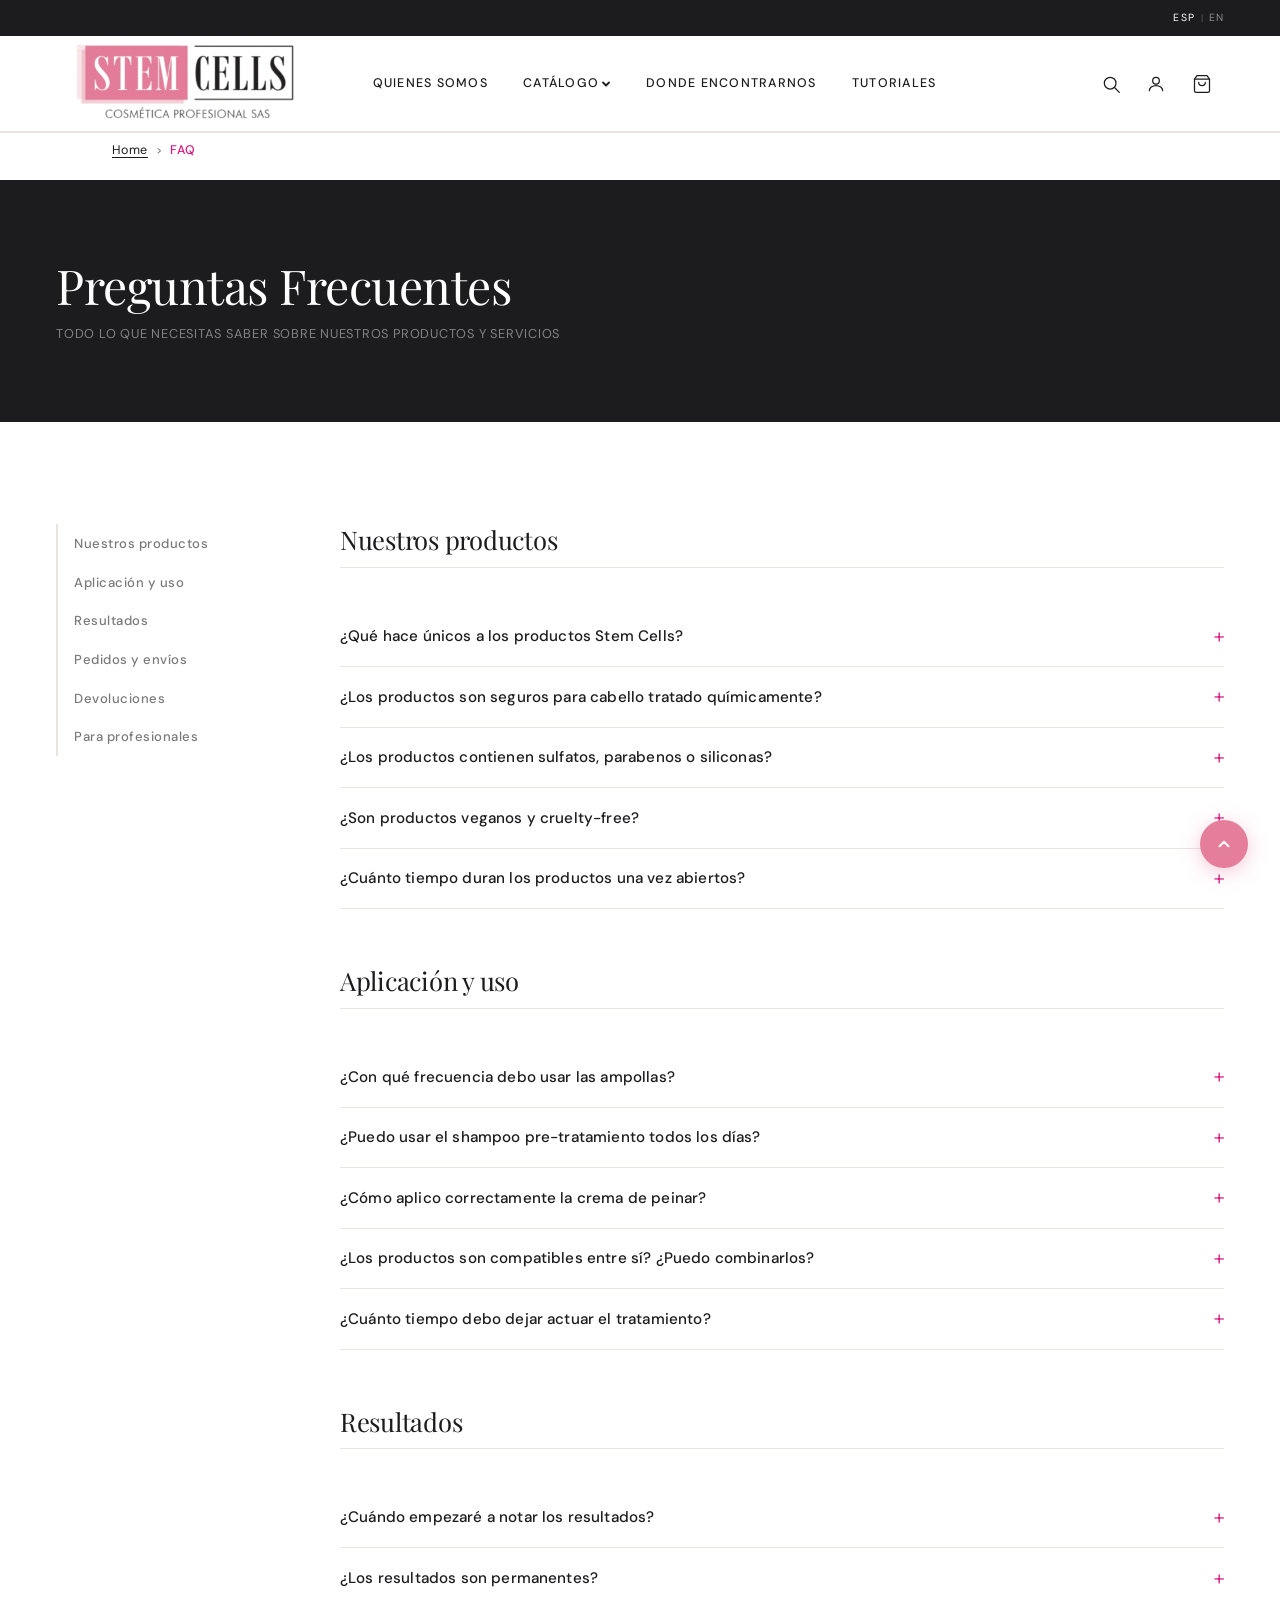
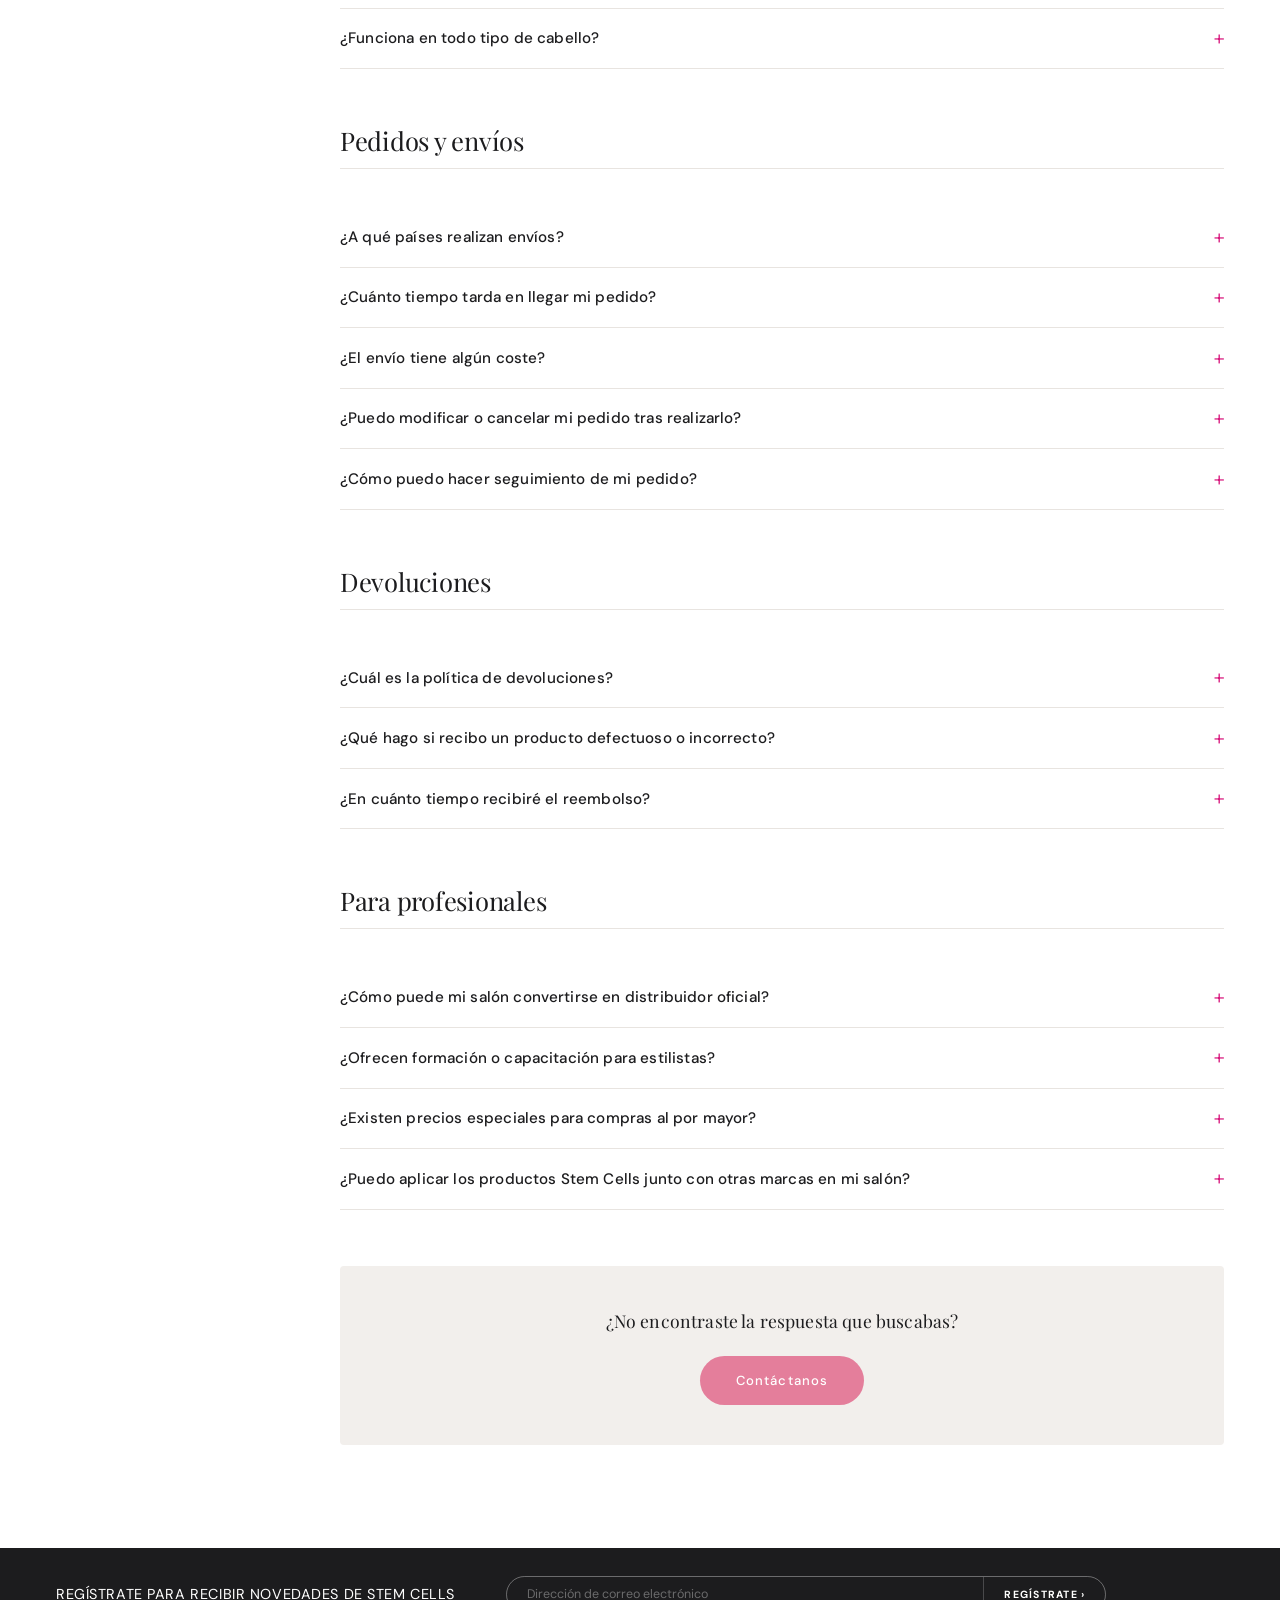
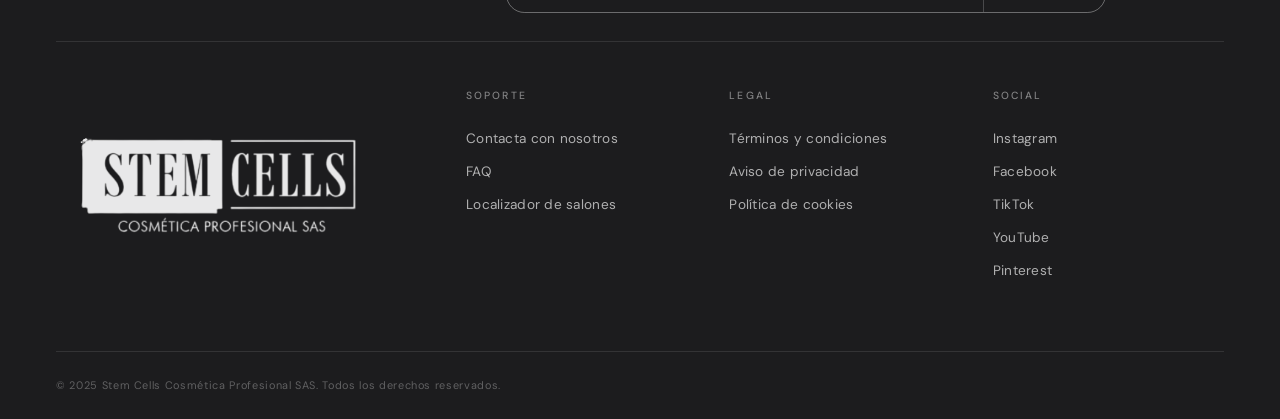
<file: faq.html>
<!DOCTYPE html>
<html lang="es">
<head>
  <meta charset="UTF-8">
  <meta name="viewport" content="width=device-width, initial-scale=1.0">
  <title>Preguntas Frecuentes — Stem Cells Cosmética Profesional</title>
  <meta name="description" content="Resolvemos tus dudas sobre productos, aplicación, pedidos, envíos y más. Preguntas frecuentes de Stem Cells Cosmética Profesional.">
  <link rel="icon" type="image/png" href="images/logo.png">
  <link rel="apple-touch-icon" href="images/logo.png">
  <meta property="og:type" content="website">
  <meta property="og:site_name" content="Stem Cells Cosmética Profesional">
  <meta property="og:title" content="Preguntas Frecuentes — Stem Cells Cosmética Profesional">
  <meta property="og:description" content="Resolvemos tus dudas sobre productos, aplicación, pedidos, envíos y más. Preguntas frecuentes de Stem Cells Cosmética Profesional.">
  <meta property="og:image" content="https://TU-DOMINIO-AQUI.vercel.app/images/hero-cabello.png">
  <meta property="og:url" content="https://TU-DOMINIO-AQUI.vercel.app/faq.html">
  <meta name="twitter:card" content="summary_large_image">
  <meta name="twitter:title" content="Preguntas Frecuentes — Stem Cells Cosmética Profesional">
  <meta name="twitter:description" content="Resolvemos tus dudas sobre productos, aplicación, pedidos, envíos y más. Preguntas frecuentes de Stem Cells Cosmética Profesional.">
  <meta name="twitter:image" content="https://TU-DOMINIO-AQUI.vercel.app/images/hero-cabello.png">
  <link rel="stylesheet" href="styles.css">
</head>
<body>

<header class="site-header">
  <div class="promobar" role="region" aria-label="Anuncios y promociones">
    <div class="promobar__track">
      <span class="promobar__msg promobar__msg--1">Envío gratuito en pedidos superiores a 50&nbsp;€</span>
      <span class="promobar__msg promobar__msg--2">Asesoría personalizada gratuita para tu salón o uso personal</span>
      <span class="promobar__msg promobar__msg--3">Descubre nuestros nuevos productos con células madre vegetales</span>
    </div>
    <div class="promobar__lang">
      <a href="#" class="promobar__lang-link promobar__lang-link--active" lang="es" aria-label="Español">ESP</a>
      <span class="promobar__lang-sep" aria-hidden="true">|</span>
      <a href="#" class="promobar__lang-link" lang="en" aria-label="English">EN</a>
    </div>
  </div>
  <nav class="main-nav" aria-label="Navegación principal">
    <input type="checkbox" id="nav-toggle" class="nav-toggle__input" aria-hidden="true">
    <label for="nav-toggle" class="nav-toggle__label" aria-label="Abrir menú">
      <span></span><span></span><span></span>
    </label>
    <a href="index.html" class="main-nav__logo-link">
      <img src="images/logo.png" alt="Stem Cells Cosmética Profesional" class="main-nav__logo">
    </a>
    <ul class="main-nav__list">
      <li><a href="quienes-somos.html" class="main-nav__link">Quienes Somos</a></li>
      <li class="main-nav__item--has-drop">
          <a href="catalogo.html" class="main-nav__link">Catálogo <svg class="nav-drop-arrow" width="10" height="10" viewBox="0 0 10 10" fill="none" stroke="currentColor" stroke-width="1.8" stroke-linecap="round" stroke-linejoin="round" aria-hidden="true"><path d="M2 3.5l3 3 3-3"/></svg></a>
          <div class="nav-dropdown">
            <ul class="nav-dropdown__list">
              <li><a href="catalogo.html?open=ampollas-nutri-cell" class="nav-dropdown__link">Ampollas Nutri + Cell</a></li>
              <li><a href="catalogo.html?open=shampoo" class="nav-dropdown__link">Shampoo Pre-Tratamiento</a></li>
              <li><a href="catalogo.html?open=protector-termico" class="nav-dropdown__link">Protector Térmico Nutricell</a></li>
              <li><a href="catalogo.html?open=crema-de-peinar" class="nav-dropdown__link">Crema de Peinar Nutricell</a></li>
              <li><a href="catalogo.html?open=alpin-rose" class="nav-dropdown__link">Ampolla Alpin Rose</a></li>
              <li><a href="catalogo.html?open=btx-express" class="nav-dropdown__link">Ampolla BTX Express</a></li>
              <li><a href="catalogo.html?open=cocktail-express" class="nav-dropdown__link">Cocktail EXPRESS</a></li>
              <li class="nav-dropdown__divider"></li>
              <li><a href="catalogo.html" class="nav-dropdown__link nav-dropdown__link--all">Ver todo →</a></li>
            </ul>
          </div>
        </li>
      <li><a href="donde-encontrarnos.html" class="main-nav__link">Donde encontrarnos</a></li>
      <li><a href="tutoriales.html" class="main-nav__link">Tutoriales</a></li>
    </ul>
    <div class="main-nav__actions">
      <button class="main-nav__action-btn" id="searchBtn" aria-label="Buscar">
        <svg width="20" height="20" viewBox="0 0 24 24" fill="none" stroke="currentColor" stroke-width="1.5" stroke-linecap="round" stroke-linejoin="round" aria-hidden="true">
          <circle cx="11" cy="11" r="7"/>
          <path d="M16.5 16.5L22 22"/>
        </svg>
      </button>
      <a href="mi-cuenta.html" class="main-nav__action-btn" aria-label="Iniciar sesión / Cuenta">
        <svg width="20" height="20" viewBox="0 0 24 24" fill="none" stroke="currentColor" stroke-width="1.5" stroke-linecap="round" stroke-linejoin="round" aria-hidden="true">
          <circle cx="12" cy="8" r="4"/>
          <path d="M4 20c0-3.5 3.6-6 8-6s8 2.5 8 6"/>
        </svg>
      </a>
      <a href="carrito.html" class="main-nav__action-btn" aria-label="Carrito" style="position:relative">
        <svg width="20" height="20" viewBox="0 0 24 24" fill="none" stroke="currentColor" stroke-width="1.5" stroke-linecap="round" stroke-linejoin="round" aria-hidden="true">
          <path d="M6 2L3 6v14a2 2 0 002 2h14a2 2 0 002-2V6l-3-4z"/>
          <line x1="3" y1="6" x2="21" y2="6"/>
          <path d="M16 10a4 4 0 01-8 0"/>
        </svg>
        <span class="cart-badge" style="display:none" aria-hidden="true"></span>
      </a>
    </div>
  </nav>
</header>

<nav class="breadcrumb" aria-label="Ruta de navegación">
  <div class="container">
    <ol class="breadcrumb__list">
      <li class="breadcrumb__item"><a href="index.html" class="breadcrumb__link">Home</a></li>
      <li class="breadcrumb__item breadcrumb__item--current" aria-current="page">FAQ</li>
    </ol>
  </div>
</nav>

<main id="main-content">

  <section class="legal-hero" aria-labelledby="faq-title">
    <div class="container">
      <h1 class="legal-hero__title" id="faq-title">Preguntas Frecuentes</h1>
      <p class="legal-hero__meta">Todo lo que necesitas saber sobre nuestros productos y servicios</p>
    </div>
  </section>

  <section class="section" style="background:var(--c-white)">
    <div class="container">
      <div class="faq-layout">

        <!-- Sidebar nav -->
        <nav class="faq-nav" aria-label="Categorías de preguntas frecuentes">
          <ul class="faq-nav__list">
            <li><a href="#nuestros-productos" class="faq-nav__link">Nuestros productos</a></li>
            <li><a href="#aplicacion-y-uso" class="faq-nav__link">Aplicación y uso</a></li>
            <li><a href="#resultados" class="faq-nav__link">Resultados</a></li>
            <li><a href="#pedidos-y-envios" class="faq-nav__link">Pedidos y envíos</a></li>
            <li><a href="#devoluciones" class="faq-nav__link">Devoluciones</a></li>
            <li><a href="#para-profesionales" class="faq-nav__link">Para profesionales</a></li>
          </ul>
        </nav>

        <!-- FAQ content -->
        <div class="faq-sections">

          <!-- NUESTROS PRODUCTOS -->
          <section class="faq-category" id="nuestros-productos" aria-labelledby="cat-productos">
            <h2 class="faq-category__title" id="cat-productos">Nuestros productos</h2>
            <div class="section-divider" role="separator"></div>

            <details class="faq-item">
              <summary class="faq-item__question">¿Qué hace únicos a los productos Stem Cells?</summary>
              <div class="faq-item__answer">
                <p>Nuestra línea está formulada con células madre vegetales extraídas del árbol de Argán, combinadas con activos biotecnológicos de última generación. A diferencia de los tratamientos cosméticos convencionales, nuestras fórmulas actúan desde el interior de la fibra capilar, reparando el daño estructural y no solo recubriendo el cabello superficialmente. El resultado es más duradero, visible y saludable.</p>
              </div>
            </details>

            <details class="faq-item">
              <summary class="faq-item__question">¿Los productos son seguros para cabello tratado químicamente?</summary>
              <div class="faq-item__answer">
                <p>Sí. Toda la línea Stem Cells está diseñada para ser compatible con cabello teñido, decolorado, con permanente o alisado. De hecho, nuestros tratamientos son especialmente eficaces en cabellos dañados por procesos químicos, ya que restauran los enlaces proteicos y reparan la cutícula desde adentro. Te recomendamos esperar al menos 72 horas tras cualquier proceso químico antes de aplicar nuestros tratamientos intensivos.</p>
              </div>
            </details>

            <details class="faq-item">
              <summary class="faq-item__question">¿Los productos contienen sulfatos, parabenos o siliconas?</summary>
              <div class="faq-item__answer">
                <p>Nuestras fórmulas están libres de parabenos y de sulfatos agresivos. Utilizamos surfactantes suaves que limpian sin agredir el cuero cabelludo ni resecar la fibra. Algunos productos contienen siliconas de baja acumulación que actúan como protectores térmicos y aportadores de brillo sin generar residuo. Consulta la lista completa de ingredientes en la ficha de cada producto o contáctanos si tienes alguna alergia específica.</p>
              </div>
            </details>

            <details class="faq-item">
              <summary class="faq-item__question">¿Son productos veganos y cruelty-free?</summary>
              <div class="faq-item__answer">
                <p>Stem Cells Cosmética Profesional no realiza pruebas en animales en ninguna fase del desarrollo de sus productos. Las células madre que utilizamos son 100% de origen vegetal (árbol de Argán), por lo que no contienen ingredientes de origen animal. Seguimos trabajando para obtener las certificaciones oficiales veganas y cruelty-free, que comunicaremos próximamente.</p>
              </div>
            </details>

            <details class="faq-item">
              <summary class="faq-item__question">¿Cuánto tiempo duran los productos una vez abiertos?</summary>
              <div class="faq-item__answer">
                <p>La mayoría de nuestros productos tienen una vida útil de 12 meses tras su apertura (indicado con el símbolo PAO en el envase). Para conservarlos en óptimas condiciones, mantenlos en un lugar fresco y seco, alejados de la luz solar directa y del vapor de la ducha. No introducir agua en el envase ni mezclarlos con otros productos.</p>
              </div>
            </details>

          </section>

          <!-- APLICACIÓN Y USO -->
          <section class="faq-category" id="aplicacion-y-uso" aria-labelledby="cat-aplicacion">
            <h2 class="faq-category__title" id="cat-aplicacion">Aplicación y uso</h2>
            <div class="section-divider" role="separator"></div>

            <details class="faq-item">
              <summary class="faq-item__question">¿Con qué frecuencia debo usar las ampollas?</summary>
              <div class="faq-item__answer">
                <p>Para un tratamiento de choque inicial, recomendamos aplicar una ampolla por semana durante las primeras 4 semanas. Una vez alcanzado el nivel de reparación deseado, la frecuencia de mantenimiento es de una ampolla cada 15 días. Tu estilista podrá ajustar el protocolo en función del estado de tu cabello y los resultados obtenidos.</p>
              </div>
            </details>

            <details class="faq-item">
              <summary class="faq-item__question">¿Puedo usar el shampoo pre-tratamiento todos los días?</summary>
              <div class="faq-item__answer">
                <p>El shampoo pre-tratamiento está formulado para preparar la fibra capilar antes de la aplicación de tratamientos intensivos, no para uso diario. Su uso está indicado una o dos veces por semana, siempre antes de aplicar ampollas o mascarillas. Para el lavado diario o frecuente, te recomendamos un shampoo de mantenimiento de pH neutro.</p>
              </div>
            </details>

            <details class="faq-item">
              <summary class="faq-item__question">¿Cómo aplico correctamente la crema de peinar?</summary>
              <div class="faq-item__answer">
                <p>Aplica la crema de peinar sobre cabello húmedo, distribuyendo una cantidad del tamaño de una nuez (más o menos según el largo y el grosor del cabello) desde las puntas hacia las medias melenas, evitando el cuero cabelludo. No es necesario enjuagar. A continuación, peina suavemente y procede a secar con secador o deja secar al aire. El protector térmico que contiene actúa hasta los 230ºC.</p>
              </div>
            </details>

            <details class="faq-item">
              <summary class="faq-item__question">¿Los productos son compatibles entre sí? ¿Puedo combinarlos?</summary>
              <div class="faq-item__answer">
                <p>Sí, todos los productos de la línea Stem Cells están formulados para trabajar de forma sinérgica. De hecho, recomendamos seguir el protocolo completo —shampoo pre-tratamiento, ampolla y crema de peinar— para maximizar los resultados. No hemos detectado incompatibilidades entre ellos. Si combinas con productos de otras marcas, te aconsejamos hacer una prueba previa o consultarnos.</p>
              </div>
            </details>

            <details class="faq-item">
              <summary class="faq-item__question">¿Cuánto tiempo debo dejar actuar el tratamiento?</summary>
              <div class="faq-item__answer">
                <p>El tiempo de exposición varía según el producto. Las ampollas requieren entre 15 y 20 minutos de acción bajo calor suave (gorro térmico o secador a temperatura media) para activar los activos. Las mascarillas actúan en 10 minutos con o sin calor. En tratamientos en salón, tu estilista puede combinar la aplicación con técnicas de vapor o calor controlado para potenciar la penetración de los activos.</p>
              </div>
            </details>

          </section>

          <!-- RESULTADOS -->
          <section class="faq-category" id="resultados" aria-labelledby="cat-resultados">
            <h2 class="faq-category__title" id="cat-resultados">Resultados</h2>
            <div class="section-divider" role="separator"></div>

            <details class="faq-item">
              <summary class="faq-item__question">¿Cuándo empezaré a notar los resultados?</summary>
              <div class="faq-item__answer">
                <p>La mayoría de nuestros usuarios notan una mejora visible en brillo, suavidad y manejabilidad desde la primera aplicación. Los resultados estructurales más profundos —reducción del quiebre, recuperación de la elasticidad, sellado de la cutícula— se consolidan a lo largo de las primeras 4 semanas de uso continuado. El estado previo del cabello influye en el tiempo necesario para alcanzar el nivel óptimo de reparación.</p>
              </div>
            </details>

            <details class="faq-item">
              <summary class="faq-item__question">¿Los resultados son permanentes?</summary>
              <div class="faq-item__answer">
                <p>Los tratamientos Stem Cells reparan y fortalecen la fibra capilar existente, pero el cabello sigue expuesto a factores externos como el calor, el sol, los procesos químicos y la contaminación. Por eso recomendamos un mantenimiento regular con nuestra línea para sostener los resultados en el tiempo. Piénsalo como una rutina de hidratación para la piel: los efectos son duraderos con constancia.</p>
              </div>
            </details>

            <details class="faq-item">
              <summary class="faq-item__question">¿Funciona en todo tipo de cabello?</summary>
              <div class="faq-item__answer">
                <p>Sí. La línea Stem Cells ha sido formulada y probada en una amplia variedad de tipos y texturas capilares: liso, ondulado, rizado, afro, fino, grueso, con y sin tratamientos químicos. Nuestro equipo de asesoría puede ayudarte a identificar los productos más adecuados según tu tipo de cabello y tus objetivos específicos.</p>
              </div>
            </details>

          </section>

          <!-- PEDIDOS Y ENVÍOS -->
          <section class="faq-category" id="pedidos-y-envios" aria-labelledby="cat-pedidos">
            <h2 class="faq-category__title" id="cat-pedidos">Pedidos y envíos</h2>
            <div class="section-divider" role="separator"></div>

            <details class="faq-item">
              <summary class="faq-item__question">¿A qué países realizan envíos?</summary>
              <div class="faq-item__answer">
                <p>Actualmente realizamos envíos a toda Colombia y a Estados Unidos. Estamos en proceso de expansión hacia otros mercados latinoamericanos e internacionales. Si tu país de destino no está disponible, contáctanos y te informaremos sobre alternativas o los plazos estimados para que tu región esté disponible.</p>
              </div>
            </details>

            <details class="faq-item">
              <summary class="faq-item__question">¿Cuánto tiempo tarda en llegar mi pedido?</summary>
              <div class="faq-item__answer">
                <p>Los tiempos de entrega estimados son:<br>
                — <strong>Bogotá y área metropolitana:</strong> 1 a 2 días hábiles.<br>
                — <strong>Otras ciudades de Colombia:</strong> 3 a 5 días hábiles.<br>
                — <strong>Estados Unidos:</strong> 7 a 12 días hábiles.<br>
                Estos plazos son orientativos y pueden variar en temporadas de alta demanda o por situaciones ajenas a nuestra logística.</p>
              </div>
            </details>

            <details class="faq-item">
              <summary class="faq-item__question">¿El envío tiene algún coste?</summary>
              <div class="faq-item__answer">
                <p>El envío es gratuito en pedidos superiores a 50&nbsp;€ (o su equivalente en la moneda local). Para pedidos de menor importe, se aplica una tarifa de envío estándar que se indica en el proceso de compra antes de confirmar el pedido. Los envíos exprés o a zonas de difícil acceso pueden tener tarifas adicionales.</p>
              </div>
            </details>

            <details class="faq-item">
              <summary class="faq-item__question">¿Puedo modificar o cancelar mi pedido tras realizarlo?</summary>
              <div class="faq-item__answer">
                <p>Puedes solicitar la modificación o cancelación de tu pedido siempre que no haya sido procesado para su envío. Escríbenos lo antes posible a través del formulario de contacto indicando tu número de pedido. Una vez que el paquete ha salido de nuestras instalaciones, no es posible cancelar el pedido, pero puedes iniciar una devolución al recibirlo.</p>
              </div>
            </details>

            <details class="faq-item">
              <summary class="faq-item__question">¿Cómo puedo hacer seguimiento de mi pedido?</summary>
              <div class="faq-item__answer">
                <p>Una vez que tu pedido haya salido de nuestras instalaciones, recibirás un correo electrónico con el número de seguimiento y el enlace a la plataforma del transportista. Desde allí podrás consultar el estado de tu envío en tiempo real. Si no recibes el correo de confirmación en 24 horas, revisa tu carpeta de spam o contáctanos.</p>
              </div>
            </details>

          </section>

          <!-- DEVOLUCIONES -->
          <section class="faq-category" id="devoluciones" aria-labelledby="cat-devoluciones">
            <h2 class="faq-category__title" id="cat-devoluciones">Devoluciones</h2>
            <div class="section-divider" role="separator"></div>

            <details class="faq-item">
              <summary class="faq-item__question">¿Cuál es la política de devoluciones?</summary>
              <div class="faq-item__answer">
                <p>Aceptamos devoluciones dentro de los <strong>15 días naturales</strong> siguientes a la recepción del pedido, siempre que el producto no haya sido abierto ni utilizado y conserve su embalaje original. Para iniciar una devolución, contacta con nuestro equipo a través del formulario de contacto indicando tu número de pedido y el motivo.</p>
              </div>
            </details>

            <details class="faq-item">
              <summary class="faq-item__question">¿Qué hago si recibo un producto defectuoso o incorrecto?</summary>
              <div class="faq-item__answer">
                <p>Si recibes un producto en mal estado o diferente al que pediste, contáctanos en un plazo máximo de 30 días desde la recepción del pedido. Envíanos una fotografía del producto y del embalaje, junto con tu número de pedido. Gestionaremos el reenvío del producto correcto o el reembolso completo sin ningún coste adicional para ti.</p>
              </div>
            </details>

            <details class="faq-item">
              <summary class="faq-item__question">¿En cuánto tiempo recibiré el reembolso?</summary>
              <div class="faq-item__answer">
                <p>Una vez recibida y verificada la devolución, procesamos el reembolso en un plazo máximo de <strong>14 días hábiles</strong>. El importe se abona por el mismo medio de pago utilizado en la compra original. Dependiendo de tu entidad bancaria, puede tardar entre 3 y 5 días hábiles adicionales en reflejarse en tu cuenta.</p>
              </div>
            </details>

          </section>

          <!-- PARA PROFESIONALES -->
          <section class="faq-category" id="para-profesionales" aria-labelledby="cat-profesionales">
            <h2 class="faq-category__title" id="cat-profesionales">Para profesionales</h2>
            <div class="section-divider" role="separator"></div>

            <details class="faq-item">
              <summary class="faq-item__question">¿Cómo puede mi salón convertirse en distribuidor oficial?</summary>
              <div class="faq-item__answer">
                <p>Para unirte a nuestra red de salones distribuidores, completa el formulario de nuestra página <a href="distribuidores.html" style="color:var(--c-magenta);text-decoration:underline;text-underline-offset:3px;">Para Salones</a>. Nuestro equipo comercial se pondrá en contacto contigo en un plazo de 48 horas para analizar tu caso y explicarte las condiciones de distribución, descuentos por volumen y el soporte que ofrecemos.</p>
              </div>
            </details>

            <details class="faq-item">
              <summary class="faq-item__question">¿Ofrecen formación o capacitación para estilistas?</summary>
              <div class="faq-item__answer">
                <p>Sí. Ofrecemos seminarios presenciales, talleres prácticos y tutoriales en vídeo para que los profesionales dominen la aplicación correcta de nuestros tratamientos y maximicen los resultados en sus clientes. Las capacitaciones están disponibles para salones distribuidores y también de forma independiente. Consulta nuestra sección de <a href="tutoriales.html" style="color:var(--c-magenta);text-decoration:underline;text-underline-offset:3px;">Tutoriales</a> o escríbenos para información sobre próximas fechas.</p>
              </div>
            </details>

            <details class="faq-item">
              <summary class="faq-item__question">¿Existen precios especiales para compras al por mayor?</summary>
              <div class="faq-item__answer">
                <p>Sí. Los salones y distribuidores cuentan con tarifas profesionales diferenciadas según el volumen de compra. También ofrecemos condiciones especiales para pedidos recurrentes y acceso anticipado a nuevos lanzamientos. Contacta con nuestro equipo comercial para recibir una propuesta personalizada adaptada a las necesidades de tu negocio.</p>
              </div>
            </details>

            <details class="faq-item">
              <summary class="faq-item__question">¿Puedo aplicar los productos Stem Cells junto con otras marcas en mi salón?</summary>
              <div class="faq-item__answer">
                <p>Nuestros tratamientos son compatibles con la mayoría de los productos profesionales del mercado. Sin embargo, para garantizar la eficacia máxima y evitar interferencias entre activos, recomendamos seguir los protocolos Stem Cells completos. Si tienes dudas sobre la compatibilidad con algún producto o técnica específica, nuestro equipo técnico está disponible para asesorarte.</p>
              </div>
            </details>

          </section>

          <!-- CTA -->
          <div class="faq-cta">
            <p class="faq-cta__text">¿No encontraste la respuesta que buscabas?</p>
            <a href="contacto.html" class="btn-primary">Contáctanos</a>
          </div>

        </div>
      </div>
    </div>
  </section>

</main>

<footer class="site-footer" aria-label="Pie de página">
  <div class="container">
    <div class="footer-newsletter">
      <h2 class="footer-newsletter__title">Regístrate para recibir novedades de Stem Cells</h2>
      <form class="footer-newsletter__form" id="newsletterForm" novalidate aria-label="Suscripción al boletín">
        <input type="email" class="footer-newsletter__input" placeholder="Dirección de correo electrónico" aria-label="Correo electrónico" autocomplete="email">
        <button type="submit" class="footer-newsletter__btn">Regístrate <span aria-hidden="true">›</span></button>
      </form>
    </div>
    <div class="footer-inner">
      <div class="footer-brand">
        <img src="images/logo.png" alt="Stem Cells Cosmética Profesional" class="footer-logo">
      </div>
      <div class="footer-cols">
        <div class="footer-col">
          <h3 class="footer-col__title">Soporte</h3>
          <ul class="footer-col__list">
            <li class="footer-col__item"><a href="contacto.html" class="footer-col__item">Contacta con nosotros</a></li>
            <li class="footer-col__item"><a href="faq.html" class="footer-col__item">FAQ</a></li>
            <li class="footer-col__item"><a href="donde-encontrarnos.html" class="footer-col__item">Localizador de salones</a></li>
          </ul>
        </div>
        <div class="footer-col">
          <h3 class="footer-col__title">Legal</h3>
          <ul class="footer-col__list">
            <li class="footer-col__item">Términos y condiciones</li>
            <li class="footer-col__item">Aviso de privacidad</li>
            <li class="footer-col__item">Política de cookies</li>
          </ul>
        </div>
        <div class="footer-col">
          <h3 class="footer-col__title">Social</h3>
          <ul class="footer-col__list">
            <li class="footer-col__item"><a href="https://www.instagram.com/" target="_blank" rel="noopener" class="footer-col__item">Instagram</a></li>
            <li class="footer-col__item"><a href="https://www.facebook.com/" target="_blank" rel="noopener" class="footer-col__item">Facebook</a></li>
            <li class="footer-col__item"><a href="https://www.tiktok.com/" target="_blank" rel="noopener" class="footer-col__item">TikTok</a></li>
            <li class="footer-col__item"><a href="https://www.youtube.com/" target="_blank" rel="noopener" class="footer-col__item">YouTube</a></li>
            <li class="footer-col__item"><a href="https://www.pinterest.com/" target="_blank" rel="noopener" class="footer-col__item">Pinterest</a></li>
          </ul>
        </div>
      </div>
    </div>
    <div class="footer-bottom">
      <p class="footer-copy">&copy; 2025 Stem Cells Cosmética Profesional SAS. Todos los derechos reservados.</p>
    </div>
  </div>
</footer>

<a href="#" class="back-to-top" aria-label="Volver al inicio">
  <svg width="18" height="18" viewBox="0 0 24 24" fill="none" stroke="currentColor" stroke-width="2.5" stroke-linecap="round" stroke-linejoin="round" aria-hidden="true">
    <path d="M18 15l-6-6-6 6"/>
  </svg>
</a>

<div class="search-overlay" id="searchOverlay" aria-hidden="true" role="dialog" aria-label="Buscar productos">
  <div class="search-overlay__backdrop" id="searchBackdrop"></div>
  <div class="search-overlay__panel">
    <div class="search-overlay__row">
      <svg class="search-overlay__icon" width="18" height="18" viewBox="0 0 24 24" fill="none" stroke="currentColor" stroke-width="1.8" stroke-linecap="round" stroke-linejoin="round" aria-hidden="true"><circle cx="11" cy="11" r="7"/><path d="M16.5 16.5L22 22"/></svg>
      <input class="search-overlay__input" id="searchInput" type="search" placeholder="Buscar productos..." autocomplete="off" spellcheck="false" aria-label="Buscar">
      <button class="search-overlay__close" id="searchClose" aria-label="Cerrar búsqueda">
        <svg width="18" height="18" viewBox="0 0 24 24" fill="none" stroke="currentColor" stroke-width="2" stroke-linecap="round" aria-hidden="true"><path d="M18 6L6 18M6 6l12 12"/></svg>
      </button>
    </div>
    <ul class="search-overlay__results" id="searchResults" role="listbox"></ul>
  </div>
</div>


<!-- NEWSLETTER POPUP -->
<div class="success-popup" id="newsletterPopup" aria-hidden="true" role="dialog" aria-modal="true">
  <div class="success-popup__backdrop"></div>
  <div class="success-popup__box">
    <div class="success-popup__icon" aria-hidden="true">
      <svg width="48" height="48" viewBox="0 0 24 24" fill="none" stroke="currentColor" stroke-width="1.5" stroke-linecap="round" stroke-linejoin="round"><circle cx="12" cy="12" r="10"/><path d="M8 12l3 3 5-5"/></svg>
    </div>
    <h2 class="success-popup__title">¡Gracias por suscribirte!</h2>
    <p class="success-popup__sub">Te mantendremos al tanto de todas las novedades de Stem Cells.</p>
    <button onclick="document.getElementById('newsletterPopup').classList.remove('is-open');document.getElementById('newsletterPopup').setAttribute('aria-hidden','true')" class="btn-primary" style="background:var(--c-rose);border:none;cursor:pointer">Aceptar</button>
  </div>
</div>
<script>
(function(){
  var form = document.getElementById('newsletterForm');
  if (!form) return;
  form.addEventListener('submit', function(e){
    e.preventDefault();
    var email = form.querySelector('input[type="email"]').value.trim();
    if (!email) return;
    form.reset();
    var popup = document.getElementById('newsletterPopup');
    popup.classList.add('is-open');
    popup.setAttribute('aria-hidden', 'false');
  });
})();
</script>
<script src="js/components.js"></script>
</body>
</html>
</file>
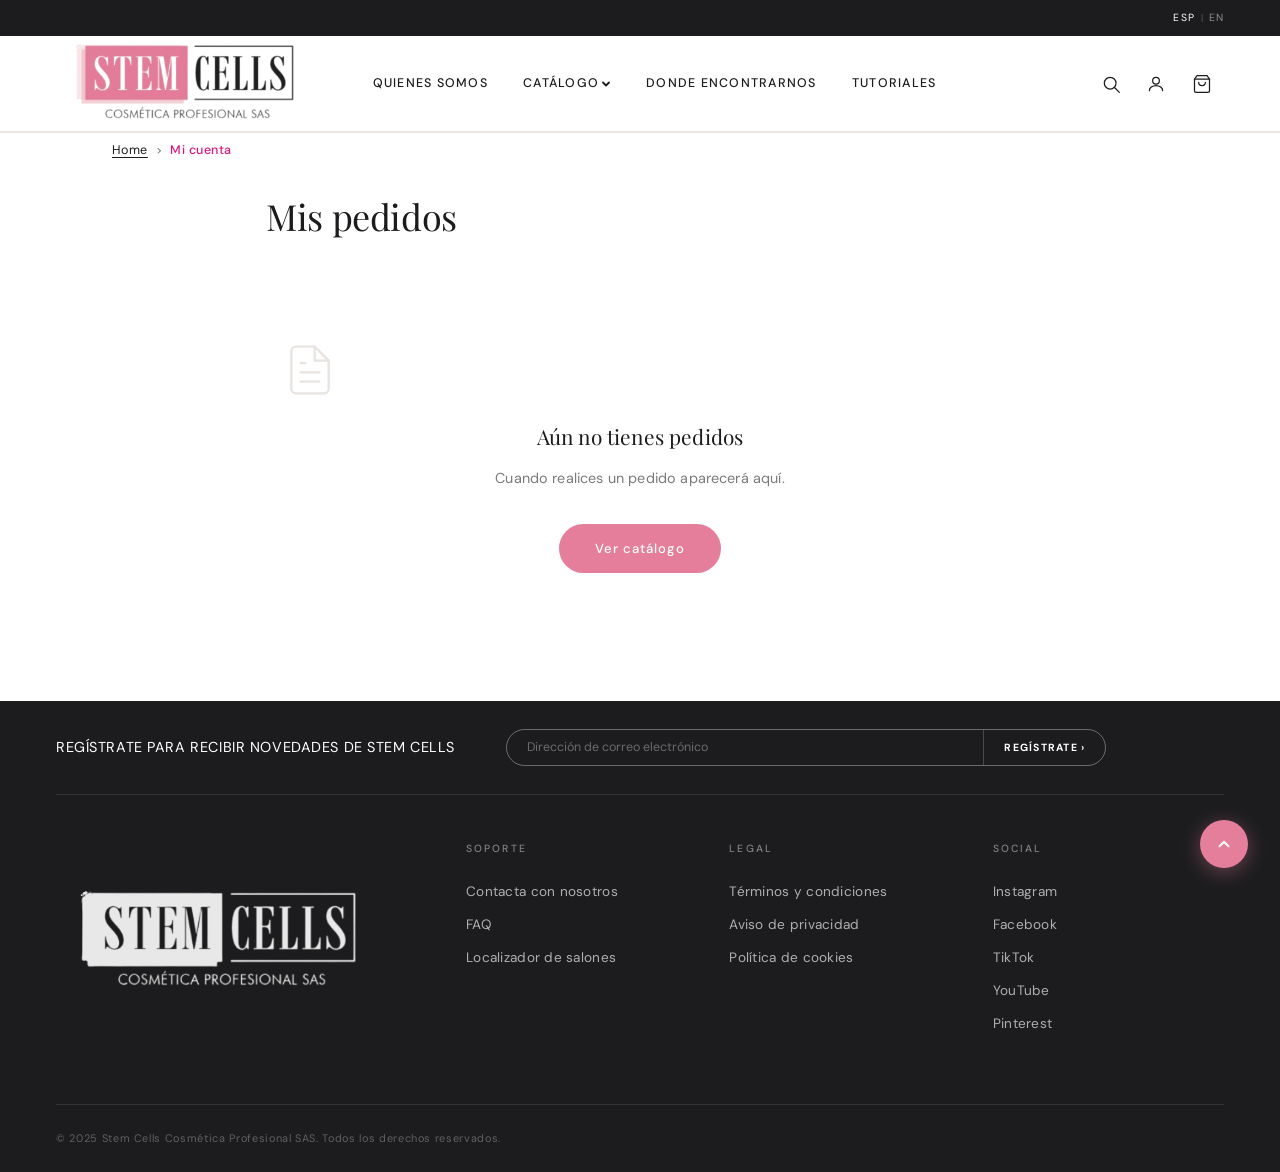
<file: mi-cuenta.html>
<!DOCTYPE html>
<html lang="es">
<head>
  <meta charset="UTF-8">
  <meta name="viewport" content="width=device-width, initial-scale=1.0">
  <title>Mi cuenta — Stem Cells Cosmética Profesional</title>
  <meta name="description" content="Consulta tus pedidos realizados en Stem Cells Cosmética Profesional.">
  <link rel="icon" type="image/png" href="images/logo.png">
  <link rel="apple-touch-icon" href="images/logo.png">
  <link rel="stylesheet" href="styles.css">
</head>
<body>

<header class="site-header">
  <div class="promobar" role="region" aria-label="Anuncios y promociones">
    <div class="promobar__track">
      <span class="promobar__msg promobar__msg--1">Envío gratuito en pedidos superiores a 50&nbsp;€</span>
      <span class="promobar__msg promobar__msg--2">Asesoría personalizada gratuita para tu salón o uso personal</span>
      <span class="promobar__msg promobar__msg--3">Descubre nuestros nuevos productos con células madre vegetales</span>
    </div>
    <div class="promobar__lang">
      <a href="#" class="promobar__lang-link promobar__lang-link--active" lang="es" aria-label="Español">ESP</a>
      <span class="promobar__lang-sep" aria-hidden="true">|</span>
      <a href="#" class="promobar__lang-link" lang="en" aria-label="English">EN</a>
    </div>
  </div>
  <nav class="main-nav" aria-label="Navegación principal">
    <input type="checkbox" id="nav-toggle" class="nav-toggle__input" aria-hidden="true">
    <label for="nav-toggle" class="nav-toggle__label" aria-label="Abrir menú">
      <span></span><span></span><span></span>
    </label>
    <a href="index.html" class="main-nav__logo-link">
      <img src="images/logo.png" alt="Stem Cells Cosmética Profesional" class="main-nav__logo">
    </a>
    <ul class="main-nav__list">
      <li><a href="quienes-somos.html" class="main-nav__link">Quienes Somos</a></li>
      <li class="main-nav__item--has-drop">
          <a href="catalogo.html" class="main-nav__link">Catálogo <svg class="nav-drop-arrow" width="10" height="10" viewBox="0 0 10 10" fill="none" stroke="currentColor" stroke-width="1.8" stroke-linecap="round" stroke-linejoin="round" aria-hidden="true"><path d="M2 3.5l3 3 3-3"/></svg></a>
          <div class="nav-dropdown">
            <ul class="nav-dropdown__list">
              <li><a href="catalogo.html?open=ampollas-nutri-cell" class="nav-dropdown__link">Ampollas Nutri + Cell</a></li>
              <li><a href="catalogo.html?open=shampoo" class="nav-dropdown__link">Shampoo Pre-Tratamiento</a></li>
              <li><a href="catalogo.html?open=protector-termico" class="nav-dropdown__link">Protector Térmico Nutricell</a></li>
              <li><a href="catalogo.html?open=crema-de-peinar" class="nav-dropdown__link">Crema de Peinar Nutricell</a></li>
              <li><a href="catalogo.html?open=alpin-rose" class="nav-dropdown__link">Ampolla Alpin Rose</a></li>
              <li><a href="catalogo.html?open=btx-express" class="nav-dropdown__link">Ampolla BTX Express</a></li>
              <li><a href="catalogo.html?open=cocktail-express" class="nav-dropdown__link">Cocktail EXPRESS</a></li>
              <li class="nav-dropdown__divider"></li>
              <li><a href="catalogo.html" class="nav-dropdown__link nav-dropdown__link--all">Ver todo →</a></li>
            </ul>
          </div>
        </li>
      <li><a href="donde-encontrarnos.html" class="main-nav__link">Donde encontrarnos</a></li>
      <li><a href="tutoriales.html" class="main-nav__link">Tutoriales</a></li>
    </ul>
    <div class="main-nav__actions">
      <button class="main-nav__action-btn" id="searchBtn" aria-label="Buscar">
        <svg width="20" height="20" viewBox="0 0 24 24" fill="none" stroke="currentColor" stroke-width="1.5" stroke-linecap="round" stroke-linejoin="round" aria-hidden="true">
          <circle cx="11" cy="11" r="7"/>
          <path d="M16.5 16.5L22 22"/>
        </svg>
      </button>
      <a href="mi-cuenta.html" class="main-nav__action-btn" aria-label="Iniciar sesión / Cuenta">
        <svg width="20" height="20" viewBox="0 0 24 24" fill="none" stroke="currentColor" stroke-width="1.5" stroke-linecap="round" stroke-linejoin="round" aria-hidden="true">
          <circle cx="12" cy="8" r="4"/>
          <path d="M4 20c0-3.5 3.6-6 8-6s8 2.5 8 6"/>
        </svg>
      </a>
      <a href="carrito.html" class="main-nav__action-btn" aria-label="Carrito" style="position:relative">
        <svg width="20" height="20" viewBox="0 0 24 24" fill="none" stroke="currentColor" stroke-width="1.5" stroke-linecap="round" stroke-linejoin="round" aria-hidden="true">
          <path d="M6 2L3 6v14a2 2 0 002 2h14a2 2 0 002-2V6l-3-4z"/>
          <line x1="3" y1="6" x2="21" y2="6"/>
          <path d="M16 10a4 4 0 01-8 0"/>
        </svg>
        <span class="cart-badge" style="display:none" aria-hidden="true"></span>
      </a>
    </div>
  </nav>
</header>

<nav class="breadcrumb" aria-label="Ruta de navegación">
  <div class="container">
    <ol class="breadcrumb__list">
      <li class="breadcrumb__item"><a href="index.html" class="breadcrumb__link">Home</a></li>
      <li class="breadcrumb__item breadcrumb__item--current" aria-current="page">Mi cuenta</li>
    </ol>
  </div>
</nav>

<main id="main-content">
  <section class="section" style="background:var(--c-white);padding-block:0.9rem 4rem">
    <div class="container" style="max-width:860px">

      <h1 class="section-title" style="margin-bottom:2.5rem;text-align:left">Mis pedidos</h1>

      <div id="ordersEmpty" style="display:none;text-align:center;padding:4rem 1rem">
        <svg width="56" height="56" viewBox="0 0 24 24" fill="none" stroke="currentColor" stroke-width="1" stroke-linecap="round" stroke-linejoin="round" style="color:var(--c-border);margin-bottom:1.25rem" aria-hidden="true">
          <path d="M14 2H6a2 2 0 00-2 2v16a2 2 0 002 2h12a2 2 0 002-2V8z"/><polyline points="14 2 14 8 20 8"/><line x1="16" y1="13" x2="8" y2="13"/><line x1="16" y1="17" x2="8" y2="17"/><polyline points="10 9 9 9 8 9"/>
        </svg>
        <p style="font-family:var(--font-display);font-size:1.3rem;color:var(--c-ink);margin-bottom:0.75rem">Aún no tienes pedidos</p>
        <p style="font-size:0.9rem;color:var(--c-mid);margin-bottom:2rem">Cuando realices un pedido aparecerá aquí.</p>
        <a href="catalogo.html" class="btn-primary" style="background:var(--c-rose)">Ver catálogo</a>
      </div>

      <div id="ordersList"></div>

    </div>
  </section>
</main>

<footer class="site-footer" aria-label="Pie de página">
  <div class="container">
    <div class="footer-newsletter">
      <h2 class="footer-newsletter__title">Regístrate para recibir novedades de Stem Cells</h2>
      <form class="footer-newsletter__form" id="newsletterForm" novalidate aria-label="Suscripción al boletín">
        <input type="email" class="footer-newsletter__input" placeholder="Dirección de correo electrónico" aria-label="Correo electrónico" autocomplete="email">
        <button type="submit" class="footer-newsletter__btn">Regístrate <span aria-hidden="true">›</span></button>
      </form>
    </div>
    <div class="footer-inner">
      <div class="footer-brand">
        <img src="images/logo.png" alt="Stem Cells Cosmética Profesional" class="footer-logo">
      </div>
      <div class="footer-cols">
        <div class="footer-col">
          <h3 class="footer-col__title">Soporte</h3>
          <ul class="footer-col__list">
            <li class="footer-col__item"><a href="contacto.html" class="footer-col__item">Contacta con nosotros</a></li>
            <li class="footer-col__item"><a href="faq.html" class="footer-col__item">FAQ</a></li>
            <li class="footer-col__item"><a href="donde-encontrarnos.html" class="footer-col__item">Localizador de salones</a></li>
          </ul>
        </div>
        <div class="footer-col">
          <h3 class="footer-col__title">Legal</h3>
          <ul class="footer-col__list">
            <li class="footer-col__item">Términos y condiciones</li>
            <li class="footer-col__item">Aviso de privacidad</li>
            <li class="footer-col__item">Política de cookies</li>
          </ul>
        </div>
        <div class="footer-col">
          <h3 class="footer-col__title">Social</h3>
          <ul class="footer-col__list">
            <li class="footer-col__item"><a href="https://www.instagram.com/" target="_blank" rel="noopener" class="footer-col__item">Instagram</a></li>
            <li class="footer-col__item"><a href="https://www.facebook.com/" target="_blank" rel="noopener" class="footer-col__item">Facebook</a></li>
            <li class="footer-col__item"><a href="https://www.tiktok.com/" target="_blank" rel="noopener" class="footer-col__item">TikTok</a></li>
            <li class="footer-col__item"><a href="https://www.youtube.com/" target="_blank" rel="noopener" class="footer-col__item">YouTube</a></li>
            <li class="footer-col__item"><a href="https://www.pinterest.com/" target="_blank" rel="noopener" class="footer-col__item">Pinterest</a></li>
          </ul>
        </div>
      </div>
    </div>
    <div class="footer-bottom">
      <p class="footer-copy">&copy; 2025 Stem Cells Cosmética Profesional SAS. Todos los derechos reservados.</p>
    </div>
  </div>
</footer>

<a href="#" class="back-to-top" aria-label="Volver al inicio">
  <svg width="18" height="18" viewBox="0 0 24 24" fill="none" stroke="currentColor" stroke-width="2.5" stroke-linecap="round" stroke-linejoin="round" aria-hidden="true">
    <path d="M18 15l-6-6-6 6"/>
  </svg>
</a>

<div class="search-overlay" id="searchOverlay" aria-hidden="true" role="dialog" aria-label="Buscar productos">
  <div class="search-overlay__backdrop" id="searchBackdrop"></div>
  <div class="search-overlay__panel">
    <div class="search-overlay__row">
      <svg class="search-overlay__icon" width="18" height="18" viewBox="0 0 24 24" fill="none" stroke="currentColor" stroke-width="1.8" stroke-linecap="round" stroke-linejoin="round" aria-hidden="true"><circle cx="11" cy="11" r="7"/><path d="M16.5 16.5L22 22"/></svg>
      <input class="search-overlay__input" id="searchInput" type="search" placeholder="Buscar productos..." autocomplete="off" spellcheck="false" aria-label="Buscar">
      <button class="search-overlay__close" id="searchClose" aria-label="Cerrar búsqueda">
        <svg width="18" height="18" viewBox="0 0 24 24" fill="none" stroke="currentColor" stroke-width="2" stroke-linecap="round" aria-hidden="true"><path d="M18 6L6 18M6 6l12 12"/></svg>
      </button>
    </div>
    <ul class="search-overlay__results" id="searchResults" role="listbox"></ul>
  </div>
</div>


<!-- NEWSLETTER POPUP -->
<div class="success-popup" id="newsletterPopup" aria-hidden="true" role="dialog" aria-modal="true">
  <div class="success-popup__backdrop"></div>
  <div class="success-popup__box">
    <div class="success-popup__icon" aria-hidden="true">
      <svg width="48" height="48" viewBox="0 0 24 24" fill="none" stroke="currentColor" stroke-width="1.5" stroke-linecap="round" stroke-linejoin="round"><circle cx="12" cy="12" r="10"/><path d="M8 12l3 3 5-5"/></svg>
    </div>
    <h2 class="success-popup__title">¡Gracias por suscribirte!</h2>
    <p class="success-popup__sub">Te mantendremos al tanto de todas las novedades de Stem Cells.</p>
    <button onclick="document.getElementById('newsletterPopup').classList.remove('is-open');document.getElementById('newsletterPopup').setAttribute('aria-hidden','true')" class="btn-primary" style="background:var(--c-rose);border:none;cursor:pointer">Aceptar</button>
  </div>
</div>
<script>
(function(){
  var form = document.getElementById('newsletterForm');
  if (!form) return;
  form.addEventListener('submit', function(e){
    e.preventDefault();
    var email = form.querySelector('input[type="email"]').value.trim();
    if (!email) return;
    form.reset();
    var popup = document.getElementById('newsletterPopup');
    popup.classList.add('is-open');
    popup.setAttribute('aria-hidden', 'false');
  });
})();
</script>
<script src="js/components.js"></script>
<script>
(function () {
  var orders = JSON.parse(localStorage.getItem('stemcells_orders') || '[]');
  var empty = document.getElementById('ordersEmpty');
  var list  = document.getElementById('ordersList');

  if (!orders.length) {
    empty.style.display = '';
    return;
  }

  list.innerHTML = orders.map(function (order) {
    var itemsHtml = order.items.map(function (item) {
      return '<div style="display:flex;align-items:center;gap:1rem;padding:0.75rem 0;border-bottom:1px solid var(--c-border)">' +
        '<img src="' + item.img + '" alt="' + item.name + '" style="width:52px;height:52px;object-fit:cover;border-radius:4px;flex-shrink:0">' +
        '<div style="flex:1">' +
          '<p style="font-size:0.88rem;font-weight:500;color:var(--c-ink)">' + item.name + '</p>' +
          '<p style="font-size:0.78rem;color:var(--c-mid)">Cantidad: ' + item.qty + '</p>' +
        '</div>' +
        '<span style="font-size:0.88rem;font-weight:500;color:var(--c-ink)">' + (item.price * item.qty).toFixed(2).replace('.', ',') + '&nbsp;€</span>' +
      '</div>';
    }).join('');

    var shippingHtml = order.shipping > 0
      ? '<div style="display:flex;justify-content:space-between;font-size:0.82rem;color:var(--c-mid);padding:0.35rem 0">' +
          '<span>Gastos de envío</span><span>' + order.shipping.toFixed(2).replace('.', ',') + '&nbsp;€</span>' +
        '</div>'
      : '<div style="display:flex;justify-content:space-between;font-size:0.82rem;color:var(--c-mid);padding:0.35rem 0">' +
          '<span>Gastos de envío</span><span style="color:var(--c-rose)">Gratis</span>' +
        '</div>';

    return '<details class="order-card" open>' +
      '<summary class="order-card__summary">' +
        '<div class="order-card__meta">' +
          '<span class="order-card__id">Pedido #' + String(order.id).slice(-6) + '</span>' +
          '<span class="order-card__date">' + order.date + '</span>' +
        '</div>' +
        '<div class="order-card__right">' +
          '<span class="order-card__total">' + order.total.toFixed(2).replace('.', ',') + '&nbsp;€</span>' +
          '<span class="order-card__status">Confirmado</span>' +
        '</div>' +
      '</summary>' +
      '<div class="order-card__body">' +
        (order.nombre ? '<p style="font-size:0.82rem;color:var(--c-mid);margin-bottom:1rem">Envío a: <strong style="color:var(--c-ink)">' + order.nombre + '</strong>' + (order.direccion ? ' — ' + order.direccion : '') + '</p>' : '') +
        itemsHtml +
        '<div style="margin-top:0.75rem">' +
          shippingHtml +
          '<div style="display:flex;justify-content:space-between;font-size:0.95rem;font-weight:600;color:var(--c-ink);padding-top:0.5rem;border-top:2px solid var(--c-ink);margin-top:0.25rem">' +
            '<span>Total</span><span>' + order.total.toFixed(2).replace('.', ',') + '&nbsp;€</span>' +
          '</div>' +
        '</div>' +
      '</div>' +
    '</details>';
  }).join('');
})();
</script>
</body>
</html>
</file>
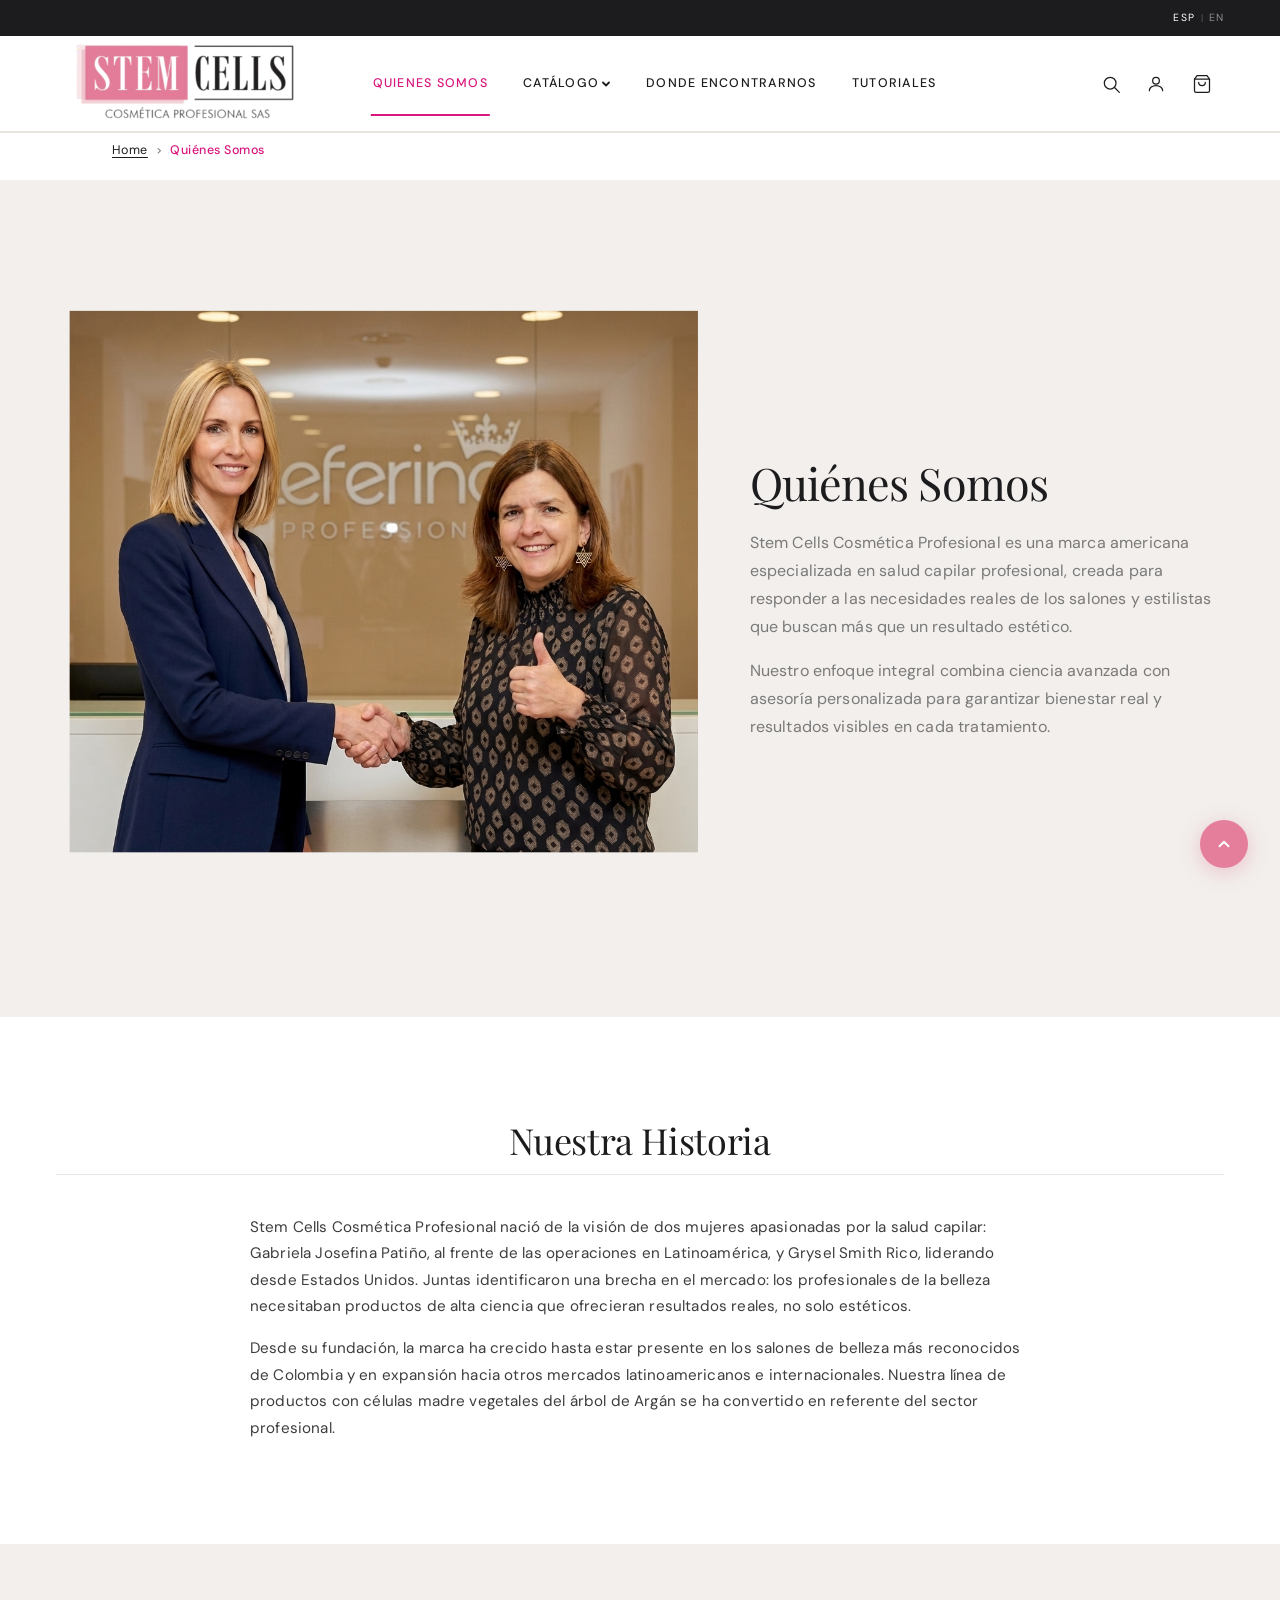
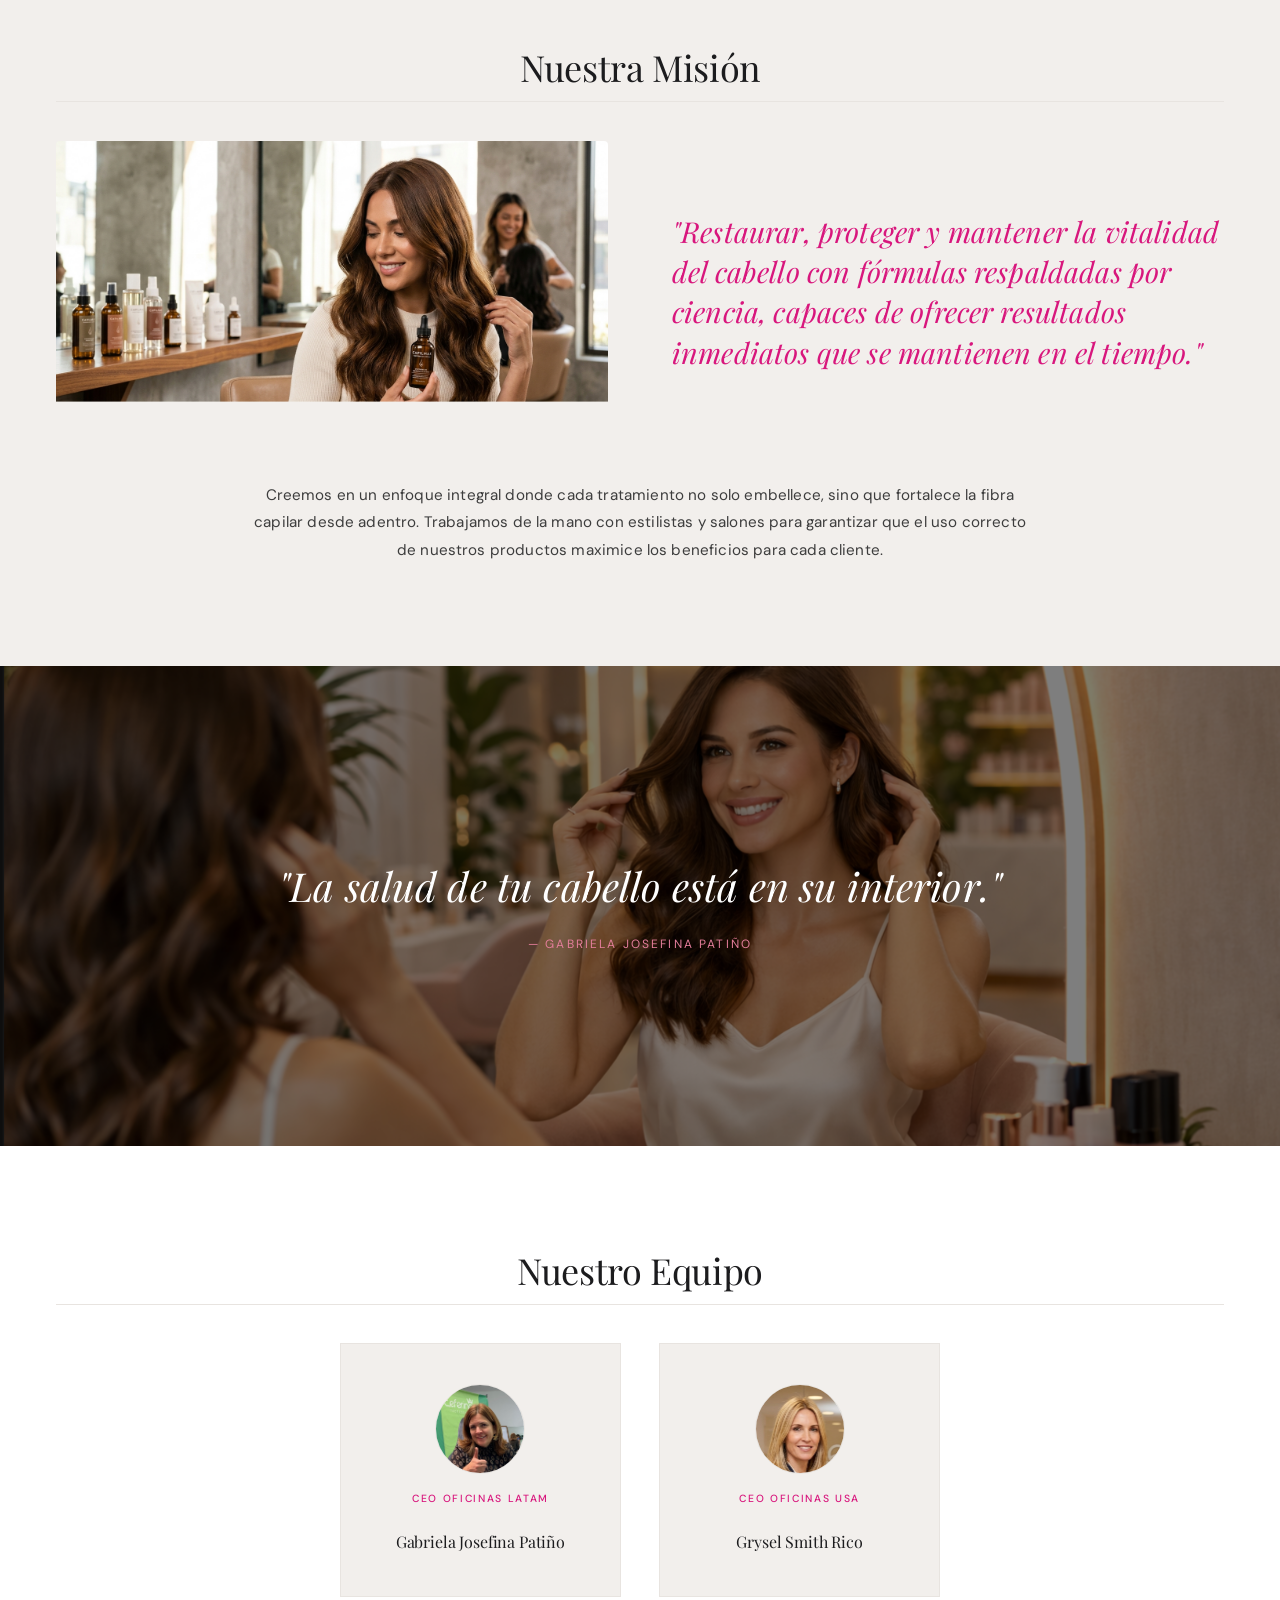
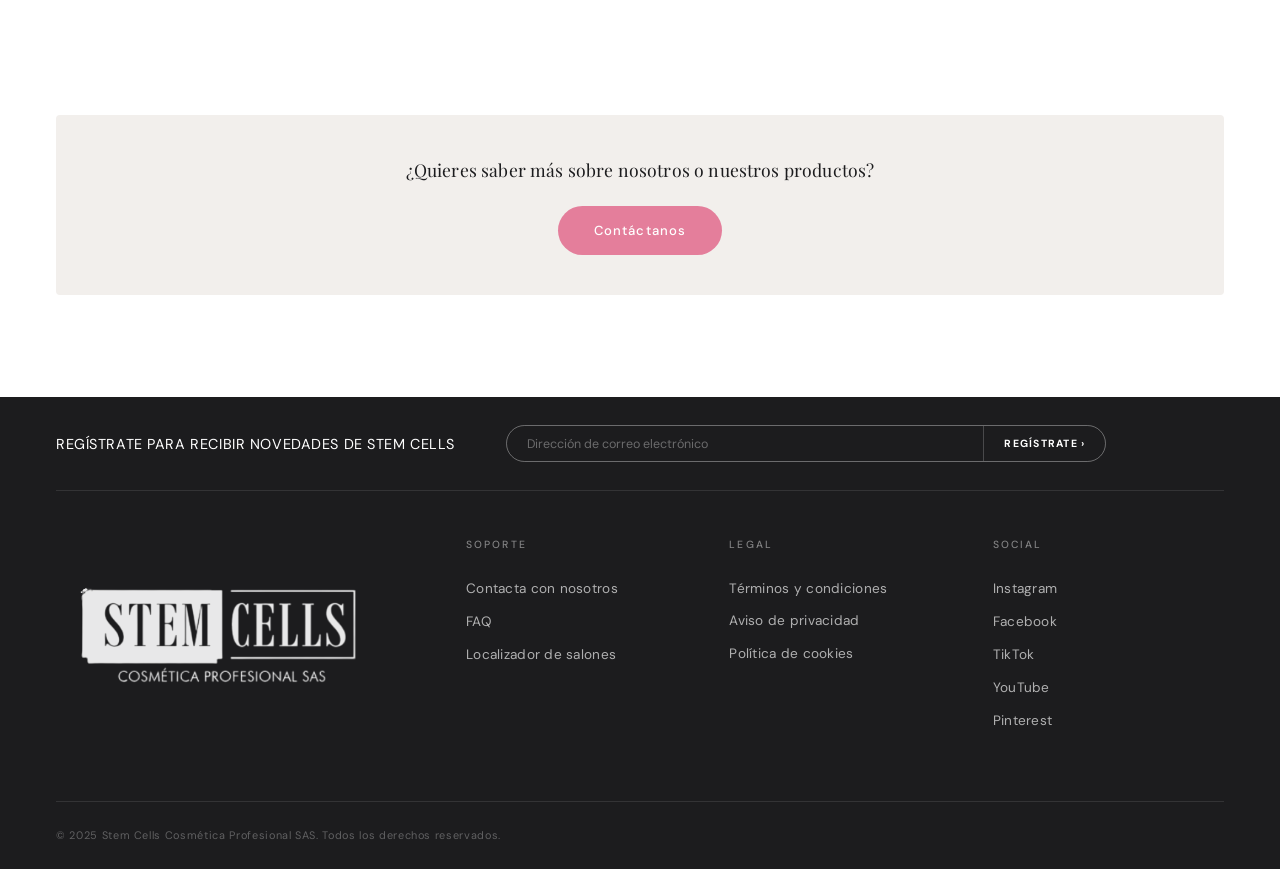
<file: quienes-somos.html>
<!DOCTYPE html>
<html lang="es">
<head>
  <meta charset="UTF-8">
  <meta name="viewport" content="width=device-width, initial-scale=1.0">
  <title>Quiénes Somos — Stem Cells Cosmética Profesional</title>
  <meta name="description" content="Conoce la historia, misión y equipo de Stem Cells Cosmética Profesional, marca americana especializada en salud capilar.">
  <link rel="icon" type="image/png" href="images/logo.png">
  <link rel="apple-touch-icon" href="images/logo.png">
  <meta property="og:type" content="website">
  <meta property="og:site_name" content="Stem Cells Cosmética Profesional">
  <meta property="og:title" content="Quiénes Somos — Stem Cells Cosmética Profesional">
  <meta property="og:description" content="Conoce la historia, misión y equipo de Stem Cells Cosmética Profesional, marca americana especializada en salud capilar.">
  <meta property="og:image" content="https://TU-DOMINIO-AQUI.vercel.app/images/hero-cabello.png">
  <meta property="og:url" content="https://TU-DOMINIO-AQUI.vercel.app/quienes-somos.html">
  <meta name="twitter:card" content="summary_large_image">
  <meta name="twitter:title" content="Quiénes Somos — Stem Cells Cosmética Profesional">
  <meta name="twitter:description" content="Conoce la historia, misión y equipo de Stem Cells Cosmética Profesional, marca americana especializada en salud capilar.">
  <meta name="twitter:image" content="https://TU-DOMINIO-AQUI.vercel.app/images/hero-cabello.png">
  <link rel="stylesheet" href="styles.css">
</head>
<body>

<header class="site-header">
  <div class="promobar" role="region" aria-label="Anuncios y promociones">
    <div class="promobar__track">
      <span class="promobar__msg promobar__msg--1">Envío gratuito en pedidos superiores a 50&nbsp;€</span>
      <span class="promobar__msg promobar__msg--2">Asesoría personalizada gratuita para tu salón o uso personal</span>
      <span class="promobar__msg promobar__msg--3">Descubre nuestros nuevos productos con células madre vegetales</span>
    </div>
    <div class="promobar__lang">
      <a href="#" class="promobar__lang-link promobar__lang-link--active" lang="es" aria-label="Español">ESP</a>
      <span class="promobar__lang-sep" aria-hidden="true">|</span>
      <a href="#" class="promobar__lang-link" lang="en" aria-label="English">EN</a>
    </div>
  </div>
  <nav class="main-nav" aria-label="Navegación principal">
    <input type="checkbox" id="nav-toggle" class="nav-toggle__input" aria-hidden="true">
    <label for="nav-toggle" class="nav-toggle__label" aria-label="Abrir menú">
      <span></span><span></span><span></span>
    </label>
    <a href="index.html" class="main-nav__logo-link">
      <img src="images/logo.png" alt="Stem Cells Cosmética Profesional" class="main-nav__logo">
    </a>
    <ul class="main-nav__list">
      <li><a href="quienes-somos.html" class="main-nav__link">Quienes Somos</a></li>
      <li class="main-nav__item--has-drop">
          <a href="catalogo.html" class="main-nav__link">Catálogo <svg class="nav-drop-arrow" width="10" height="10" viewBox="0 0 10 10" fill="none" stroke="currentColor" stroke-width="1.8" stroke-linecap="round" stroke-linejoin="round" aria-hidden="true"><path d="M2 3.5l3 3 3-3"/></svg></a>
          <div class="nav-dropdown">
            <ul class="nav-dropdown__list">
              <li><a href="catalogo.html?open=ampollas-nutri-cell" class="nav-dropdown__link">Ampollas Nutri + Cell</a></li>
              <li><a href="catalogo.html?open=shampoo" class="nav-dropdown__link">Shampoo Pre-Tratamiento</a></li>
              <li><a href="catalogo.html?open=protector-termico" class="nav-dropdown__link">Protector Térmico Nutricell</a></li>
              <li><a href="catalogo.html?open=crema-de-peinar" class="nav-dropdown__link">Crema de Peinar Nutricell</a></li>
              <li><a href="catalogo.html?open=alpin-rose" class="nav-dropdown__link">Ampolla Alpin Rose</a></li>
              <li><a href="catalogo.html?open=btx-express" class="nav-dropdown__link">Ampolla BTX Express</a></li>
              <li><a href="catalogo.html?open=cocktail-express" class="nav-dropdown__link">Cocktail EXPRESS</a></li>
              <li class="nav-dropdown__divider"></li>
              <li><a href="catalogo.html" class="nav-dropdown__link nav-dropdown__link--all">Ver todo →</a></li>
            </ul>
          </div>
        </li>
      <li><a href="donde-encontrarnos.html" class="main-nav__link">Donde encontrarnos</a></li>
      <li><a href="tutoriales.html" class="main-nav__link">Tutoriales</a></li>
    </ul>
    <div class="main-nav__actions">
      <button class="main-nav__action-btn" id="searchBtn" aria-label="Buscar">
        <svg width="20" height="20" viewBox="0 0 24 24" fill="none" stroke="currentColor" stroke-width="1.5" stroke-linecap="round" stroke-linejoin="round" aria-hidden="true">
          <circle cx="11" cy="11" r="7"/>
          <path d="M16.5 16.5L22 22"/>
        </svg>
      </button>
      <a href="mi-cuenta.html" class="main-nav__action-btn" aria-label="Iniciar sesión / Cuenta">
        <svg width="20" height="20" viewBox="0 0 24 24" fill="none" stroke="currentColor" stroke-width="1.5" stroke-linecap="round" stroke-linejoin="round" aria-hidden="true">
          <circle cx="12" cy="8" r="4"/>
          <path d="M4 20c0-3.5 3.6-6 8-6s8 2.5 8 6"/>
        </svg>
      </a>
      <a href="carrito.html" class="main-nav__action-btn" aria-label="Carrito" style="position:relative">
        <svg width="20" height="20" viewBox="0 0 24 24" fill="none" stroke="currentColor" stroke-width="1.5" stroke-linecap="round" stroke-linejoin="round" aria-hidden="true">
          <path d="M6 2L3 6v14a2 2 0 002 2h14a2 2 0 002-2V6l-3-4z"/>
          <line x1="3" y1="6" x2="21" y2="6"/>
          <path d="M16 10a4 4 0 01-8 0"/>
        </svg>
        <span class="cart-badge" style="display:none" aria-hidden="true"></span>
      </a>
    </div>
  </nav>
</header>

<nav class="breadcrumb" aria-label="Ruta de navegación">
  <div class="container">
    <ol class="breadcrumb__list">
      <li class="breadcrumb__item"><a href="index.html" class="breadcrumb__link">Home</a></li>
      <li class="breadcrumb__item breadcrumb__item--current" aria-current="page">Quiénes Somos</li>
    </ol>
  </div>
</nav>

<main id="main-content">

  <section class="page-hero" aria-labelledby="quienes-title">
    <div class="container">
      <div class="page-hero__inner">
        <div>
          <img src="images/quienes-hero.png" alt="Equipo Stem Cells Cosmética Profesional" loading="lazy" style="width:100%;height:100%;object-fit:cover;border-radius:4px;display:block;">
        </div>
        <div>
          <h1 class="page-hero__title" id="quienes-title">Quiénes Somos</h1>
          <div class="page-hero__body">
            <p>Stem Cells Cosmética Profesional es una marca americana especializada en salud capilar profesional, creada para responder a las necesidades reales de los salones y estilistas que buscan más que un resultado estético.</p>
            <p>Nuestro enfoque integral combina ciencia avanzada con asesoría personalizada para garantizar bienestar real y resultados visibles en cada tratamiento.</p>
          </div>
        </div>
      </div>
    </div>
  </section>

  <section class="section" aria-labelledby="historia-title" style="background:var(--c-white)">
    <div class="container">
      <h2 class="section-title" id="historia-title">Nuestra Historia</h2>
      <div class="section-divider" role="separator"></div>
      <div style="max-width:780px;margin-inline:auto;font-size:0.95rem;line-height:1.8;color:var(--c-gray-dark)">
        <p>Stem Cells Cosmética Profesional nació de la visión de dos mujeres apasionadas por la salud capilar: Gabriela Josefina Patiño, al frente de las operaciones en Latinoamérica, y Grysel Smith Rico, liderando desde Estados Unidos. Juntas identificaron una brecha en el mercado: los profesionales de la belleza necesitaban productos de alta ciencia que ofrecieran resultados reales, no solo estéticos.</p>
        <p>Desde su fundación, la marca ha crecido hasta estar presente en los salones de belleza más reconocidos de Colombia y en expansión hacia otros mercados latinoamericanos e internacionales. Nuestra línea de productos con células madre vegetales del árbol de Argán se ha convertido en referente del sector profesional.</p>
      </div>
    </div>
  </section>

  <section class="section" aria-labelledby="mision-title" style="background:var(--c-gray-light)">
    <div class="container">
      <h2 class="section-title" id="mision-title">Nuestra Misión</h2>
      <div class="section-divider" role="separator"></div>
      <div style="display:grid;grid-template-columns:1fr 1fr;gap:clamp(2rem,5vw,5rem);align-items:center">
        <img src="images/mision-img.png" alt="Tratamiento capilar Stem Cells" loading="lazy" style="width:100%;border-radius:4px;display:block;">
        <blockquote style="font-family:var(--font-display);font-size:clamp(1.2rem,2.5vw,1.8rem);font-style:italic;color:var(--c-magenta);line-height:1.4;">
          "Restaurar, proteger y mantener la vitalidad del cabello con fórmulas respaldadas por ciencia, capaces de ofrecer resultados inmediatos que se mantienen en el tiempo."
        </blockquote>
      </div>
      <p style="margin-top:2.5rem;font-size:0.95rem;line-height:1.8;color:var(--c-gray-dark);max-width:780px;margin-inline:auto;text-align:center">Creemos en un enfoque integral donde cada tratamiento no solo embellece, sino que fortalece la fibra capilar desde adentro. Trabajamos de la mano con estilistas y salones para garantizar que el uso correcto de nuestros productos maximice los beneficios para cada cliente.</p>
    </div>
  </section>

  <section class="section" style="background:var(--c-gray-light);padding-block:0" aria-label="Cita de la fundadora">
    <div class="about-quote-split">
      <div class="about-quote-split__img">
        <img src="images/quienes-cita.png" alt="Tratamiento capilar Stem Cells Cosmética Profesional" loading="lazy">
      </div>
      <div class="about-quote-split__text">
        <blockquote class="about-section__quote">
          "La salud de tu cabello está en su interior."
        </blockquote>
        <p class="about-section__author">— Gabriela Josefina Patiño</p>
      </div>
    </div>
  </section>

  <section class="section" aria-labelledby="equipo-title" style="background:var(--c-white)">
    <div class="container">
      <h2 class="section-title" id="equipo-title">Nuestro Equipo</h2>
      <div class="section-divider" role="separator"></div>
      <div class="team-grid">
        <div class="team-card">
          <div class="team-card__avatar">
            <img src="images/gabriela-josefina.png" alt="Gabriela Josefina Patiño, CEO Oficinas Latam" class="team-card__photo">
          </div>
          <p class="team-card__role">CEO Oficinas Latam</p>
          <p class="team-card__name">Gabriela Josefina Patiño</p>
        </div>
        <div class="team-card">
          <div class="team-card__avatar">
            <img src="images/grysel-smith.png" alt="Grysel Smith Rico, CEO Oficinas USA" class="team-card__photo">
          </div>
          <p class="team-card__role">CEO Oficinas USA</p>
          <p class="team-card__name">Grysel Smith Rico</p>
        </div>
      </div>
    </div>
  </section>

  <section class="section" style="background:var(--c-white);padding-top:0" aria-label="Contacto">
    <div class="container">
      <div class="faq-cta">
        <p class="faq-cta__text">¿Quieres saber más sobre nosotros o nuestros productos?</p>
        <a href="contacto.html" class="btn-primary">Contáctanos</a>
      </div>
    </div>
  </section>

</main>

<footer class="site-footer" aria-label="Pie de página">
  <div class="container">
    <div class="footer-newsletter">
      <h2 class="footer-newsletter__title">Regístrate para recibir novedades de Stem Cells</h2>
      <form class="footer-newsletter__form" id="newsletterForm" novalidate aria-label="Suscripción al boletín">
        <input type="email" class="footer-newsletter__input" placeholder="Dirección de correo electrónico" aria-label="Correo electrónico" autocomplete="email">
        <button type="submit" class="footer-newsletter__btn">Regístrate <span aria-hidden="true">›</span></button>
      </form>
    </div>
    <div class="footer-inner">
      <div class="footer-brand">
        <img src="images/logo.png" alt="Stem Cells Cosmética Profesional" class="footer-logo">
      </div>
      <div class="footer-cols">
        <div class="footer-col">
          <h3 class="footer-col__title">Soporte</h3>
          <ul class="footer-col__list">
            <li class="footer-col__item"><a href="contacto.html" class="footer-col__item">Contacta con nosotros</a></li>
            <li class="footer-col__item"><a href="faq.html" class="footer-col__item">FAQ</a></li>
            <li class="footer-col__item"><a href="donde-encontrarnos.html" class="footer-col__item">Localizador de salones</a></li>
          </ul>
        </div>
        <div class="footer-col">
          <h3 class="footer-col__title">Legal</h3>
          <ul class="footer-col__list">
            <li class="footer-col__item">Términos y condiciones</li>
            <li class="footer-col__item">Aviso de privacidad</li>
            <li class="footer-col__item">Política de cookies</li>
          </ul>
        </div>
        <div class="footer-col">
          <h3 class="footer-col__title">Social</h3>
          <ul class="footer-col__list">
            <li class="footer-col__item"><a href="https://www.instagram.com/" target="_blank" rel="noopener" class="footer-col__item">Instagram</a></li>
            <li class="footer-col__item"><a href="https://www.facebook.com/" target="_blank" rel="noopener" class="footer-col__item">Facebook</a></li>
            <li class="footer-col__item"><a href="https://www.tiktok.com/" target="_blank" rel="noopener" class="footer-col__item">TikTok</a></li>
            <li class="footer-col__item"><a href="https://www.youtube.com/" target="_blank" rel="noopener" class="footer-col__item">YouTube</a></li>
            <li class="footer-col__item"><a href="https://www.pinterest.com/" target="_blank" rel="noopener" class="footer-col__item">Pinterest</a></li>
          </ul>
        </div>
      </div>
    </div>
    <div class="footer-bottom">
      <p class="footer-copy">&copy; 2025 Stem Cells Cosmética Profesional SAS. Todos los derechos reservados.</p>
    </div>
  </div>
</footer>

<a href="#" class="back-to-top" aria-label="Volver al inicio">
  <svg width="18" height="18" viewBox="0 0 24 24" fill="none" stroke="currentColor" stroke-width="2.5" stroke-linecap="round" stroke-linejoin="round" aria-hidden="true">
    <path d="M18 15l-6-6-6 6"/>
  </svg>
</a>

<div class="search-overlay" id="searchOverlay" aria-hidden="true" role="dialog" aria-label="Buscar productos">
  <div class="search-overlay__backdrop" id="searchBackdrop"></div>
  <div class="search-overlay__panel">
    <div class="search-overlay__row">
      <svg class="search-overlay__icon" width="18" height="18" viewBox="0 0 24 24" fill="none" stroke="currentColor" stroke-width="1.8" stroke-linecap="round" stroke-linejoin="round" aria-hidden="true"><circle cx="11" cy="11" r="7"/><path d="M16.5 16.5L22 22"/></svg>
      <input class="search-overlay__input" id="searchInput" type="search" placeholder="Buscar productos..." autocomplete="off" spellcheck="false" aria-label="Buscar">
      <button class="search-overlay__close" id="searchClose" aria-label="Cerrar búsqueda">
        <svg width="18" height="18" viewBox="0 0 24 24" fill="none" stroke="currentColor" stroke-width="2" stroke-linecap="round" aria-hidden="true"><path d="M18 6L6 18M6 6l12 12"/></svg>
      </button>
    </div>
    <ul class="search-overlay__results" id="searchResults" role="listbox"></ul>
  </div>
</div>


<!-- NEWSLETTER POPUP -->
<div class="success-popup" id="newsletterPopup" aria-hidden="true" role="dialog" aria-modal="true">
  <div class="success-popup__backdrop"></div>
  <div class="success-popup__box">
    <div class="success-popup__icon" aria-hidden="true">
      <svg width="48" height="48" viewBox="0 0 24 24" fill="none" stroke="currentColor" stroke-width="1.5" stroke-linecap="round" stroke-linejoin="round"><circle cx="12" cy="12" r="10"/><path d="M8 12l3 3 5-5"/></svg>
    </div>
    <h2 class="success-popup__title">¡Gracias por suscribirte!</h2>
    <p class="success-popup__sub">Te mantendremos al tanto de todas las novedades de Stem Cells.</p>
    <button onclick="document.getElementById('newsletterPopup').classList.remove('is-open');document.getElementById('newsletterPopup').setAttribute('aria-hidden','true')" class="btn-primary" style="background:var(--c-rose);border:none;cursor:pointer">Aceptar</button>
  </div>
</div>
<script>
(function(){
  var form = document.getElementById('newsletterForm');
  if (!form) return;
  form.addEventListener('submit', function(e){
    e.preventDefault();
    var email = form.querySelector('input[type="email"]').value.trim();
    if (!email) return;
    form.reset();
    var popup = document.getElementById('newsletterPopup');
    popup.classList.add('is-open');
    popup.setAttribute('aria-hidden', 'false');
  });
})();
</script>
<script src="js/components.js"></script>
</body>
</html>
</file>
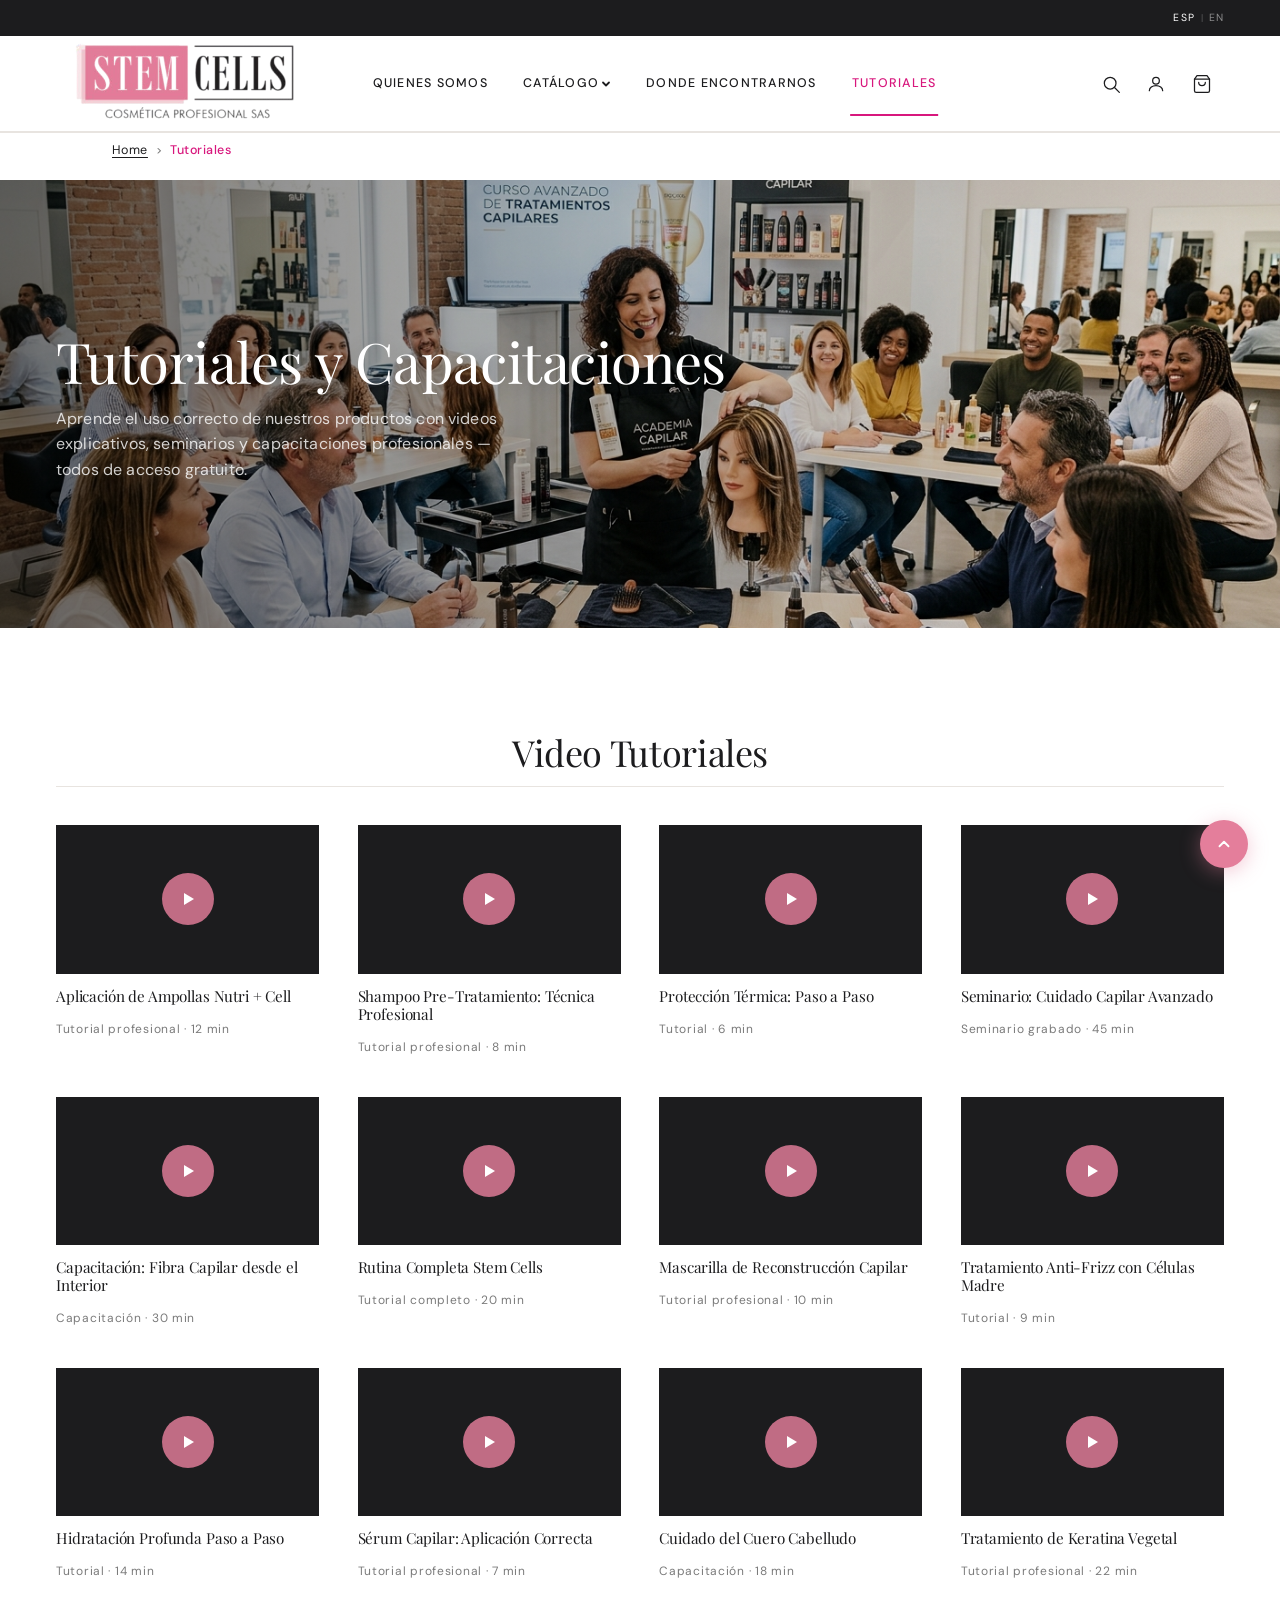
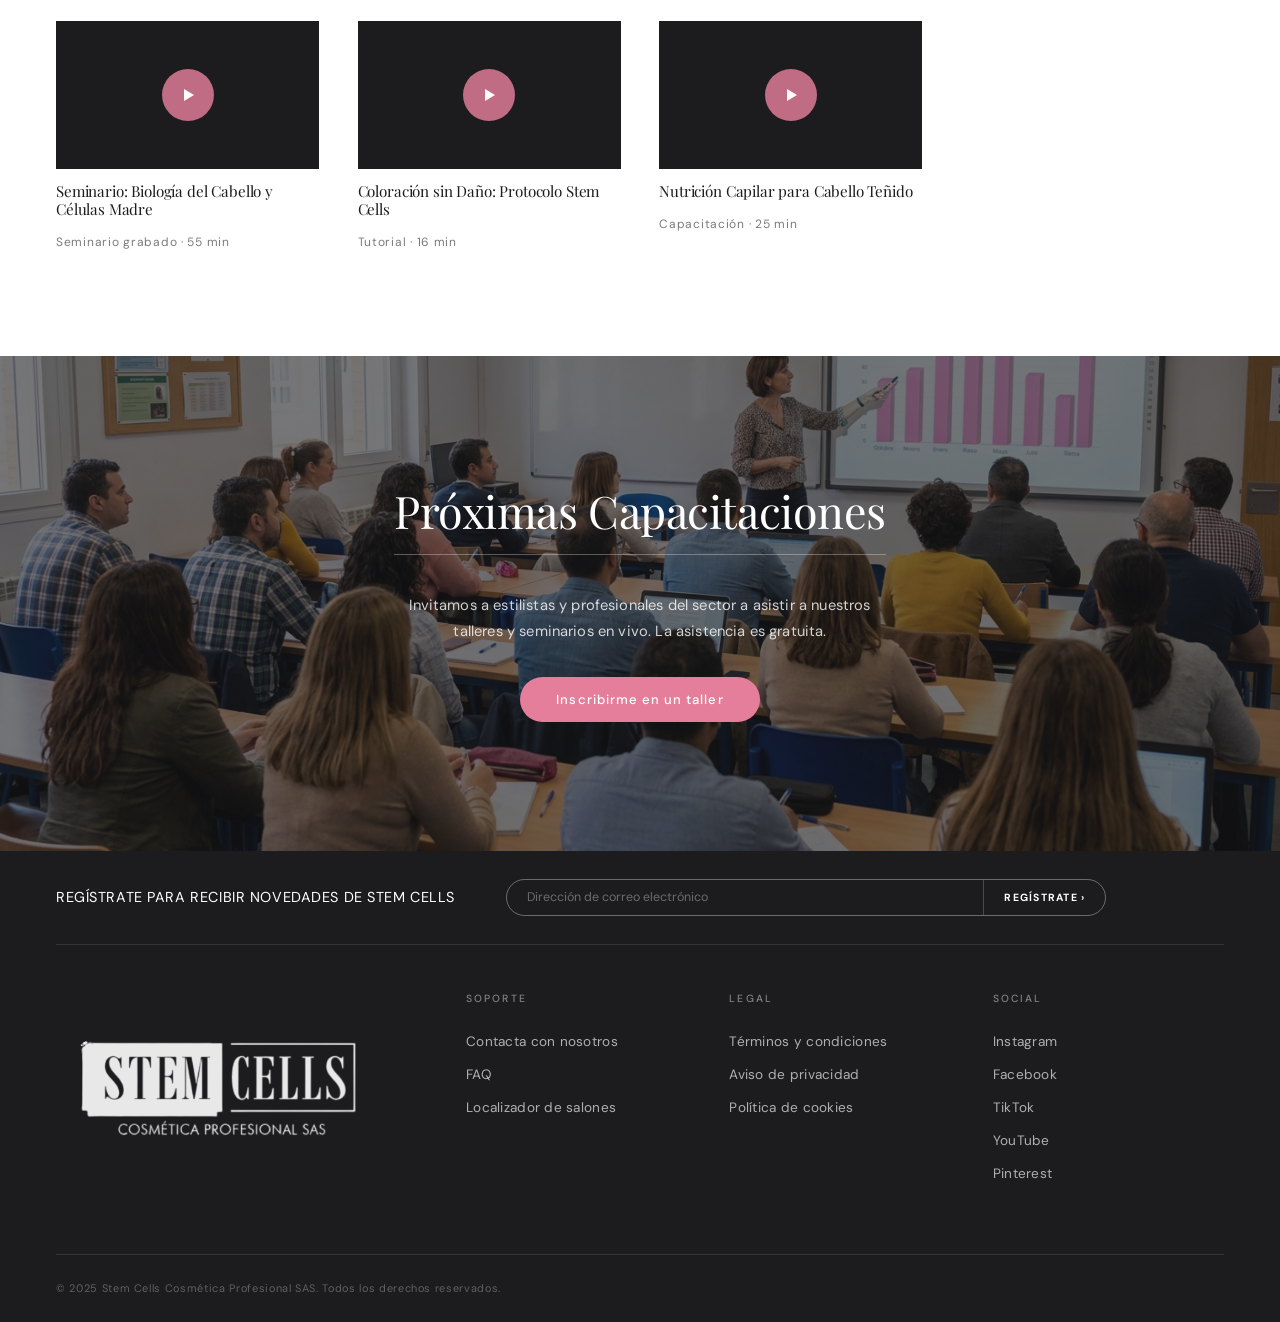
<file: tutoriales.html>
<!DOCTYPE html>
<html lang="es">
<head>
  <meta charset="UTF-8">
  <meta name="viewport" content="width=device-width, initial-scale=1.0">
  <title>Tutoriales y Capacitaciones — Stem Cells Cosmética Profesional</title>
  <meta name="description" content="Accede a video tutoriales, seminarios y capacitaciones sobre el uso correcto de los productos Stem Cells para profesionales y usuarios particulares.">
  <link rel="icon" type="image/png" href="images/logo.png">
  <link rel="apple-touch-icon" href="images/logo.png">
  <meta property="og:type" content="website">
  <meta property="og:site_name" content="Stem Cells Cosmética Profesional">
  <meta property="og:title" content="Tutoriales y Capacitaciones — Stem Cells Cosmética Profesional">
  <meta property="og:description" content="Accede a video tutoriales, seminarios y capacitaciones sobre el uso correcto de los productos Stem Cells para profesionales y usuarios particulares.">
  <meta property="og:image" content="https://TU-DOMINIO-AQUI.vercel.app/images/hero-cabello.png">
  <meta property="og:url" content="https://TU-DOMINIO-AQUI.vercel.app/tutoriales.html">
  <meta name="twitter:card" content="summary_large_image">
  <meta name="twitter:title" content="Tutoriales y Capacitaciones — Stem Cells Cosmética Profesional">
  <meta name="twitter:description" content="Accede a video tutoriales, seminarios y capacitaciones sobre el uso correcto de los productos Stem Cells para profesionales y usuarios particulares.">
  <meta name="twitter:image" content="https://TU-DOMINIO-AQUI.vercel.app/images/hero-cabello.png">
  <link rel="stylesheet" href="styles.css">
</head>
<body>

<header class="site-header">
  <div class="promobar" role="region" aria-label="Anuncios y promociones">
    <div class="promobar__track">
      <span class="promobar__msg promobar__msg--1">Envío gratuito en pedidos superiores a 50&nbsp;€</span>
      <span class="promobar__msg promobar__msg--2">Asesoría personalizada gratuita para tu salón o uso personal</span>
      <span class="promobar__msg promobar__msg--3">Descubre nuestros nuevos productos con células madre vegetales</span>
    </div>
    <div class="promobar__lang">
      <a href="#" class="promobar__lang-link promobar__lang-link--active" lang="es" aria-label="Español">ESP</a>
      <span class="promobar__lang-sep" aria-hidden="true">|</span>
      <a href="#" class="promobar__lang-link" lang="en" aria-label="English">EN</a>
    </div>
  </div>
  <nav class="main-nav" aria-label="Navegación principal">
    <input type="checkbox" id="nav-toggle" class="nav-toggle__input" aria-hidden="true">
    <label for="nav-toggle" class="nav-toggle__label" aria-label="Abrir menú">
      <span></span><span></span><span></span>
    </label>
    <a href="index.html" class="main-nav__logo-link">
      <img src="images/logo.png" alt="Stem Cells Cosmética Profesional" class="main-nav__logo">
    </a>
    <ul class="main-nav__list">
      <li><a href="quienes-somos.html" class="main-nav__link">Quienes Somos</a></li>
      <li class="main-nav__item--has-drop">
          <a href="catalogo.html" class="main-nav__link">Catálogo <svg class="nav-drop-arrow" width="10" height="10" viewBox="0 0 10 10" fill="none" stroke="currentColor" stroke-width="1.8" stroke-linecap="round" stroke-linejoin="round" aria-hidden="true"><path d="M2 3.5l3 3 3-3"/></svg></a>
          <div class="nav-dropdown">
            <ul class="nav-dropdown__list">
              <li><a href="catalogo.html?open=ampollas-nutri-cell" class="nav-dropdown__link">Ampollas Nutri + Cell</a></li>
              <li><a href="catalogo.html?open=shampoo" class="nav-dropdown__link">Shampoo Pre-Tratamiento</a></li>
              <li><a href="catalogo.html?open=protector-termico" class="nav-dropdown__link">Protector Térmico Nutricell</a></li>
              <li><a href="catalogo.html?open=crema-de-peinar" class="nav-dropdown__link">Crema de Peinar Nutricell</a></li>
              <li><a href="catalogo.html?open=alpin-rose" class="nav-dropdown__link">Ampolla Alpin Rose</a></li>
              <li><a href="catalogo.html?open=btx-express" class="nav-dropdown__link">Ampolla BTX Express</a></li>
              <li><a href="catalogo.html?open=cocktail-express" class="nav-dropdown__link">Cocktail EXPRESS</a></li>
              <li class="nav-dropdown__divider"></li>
              <li><a href="catalogo.html" class="nav-dropdown__link nav-dropdown__link--all">Ver todo →</a></li>
            </ul>
          </div>
        </li>
      <li><a href="donde-encontrarnos.html" class="main-nav__link">Donde encontrarnos</a></li>
      <li><a href="tutoriales.html" class="main-nav__link">Tutoriales</a></li>
    </ul>
    <div class="main-nav__actions">
      <button class="main-nav__action-btn" id="searchBtn" aria-label="Buscar">
        <svg width="20" height="20" viewBox="0 0 24 24" fill="none" stroke="currentColor" stroke-width="1.5" stroke-linecap="round" stroke-linejoin="round" aria-hidden="true">
          <circle cx="11" cy="11" r="7"/>
          <path d="M16.5 16.5L22 22"/>
        </svg>
      </button>
      <a href="mi-cuenta.html" class="main-nav__action-btn" aria-label="Iniciar sesión / Cuenta">
        <svg width="20" height="20" viewBox="0 0 24 24" fill="none" stroke="currentColor" stroke-width="1.5" stroke-linecap="round" stroke-linejoin="round" aria-hidden="true">
          <circle cx="12" cy="8" r="4"/>
          <path d="M4 20c0-3.5 3.6-6 8-6s8 2.5 8 6"/>
        </svg>
      </a>
      <a href="carrito.html" class="main-nav__action-btn" aria-label="Carrito" style="position:relative">
        <svg width="20" height="20" viewBox="0 0 24 24" fill="none" stroke="currentColor" stroke-width="1.5" stroke-linecap="round" stroke-linejoin="round" aria-hidden="true">
          <path d="M6 2L3 6v14a2 2 0 002 2h14a2 2 0 002-2V6l-3-4z"/>
          <line x1="3" y1="6" x2="21" y2="6"/>
          <path d="M16 10a4 4 0 01-8 0"/>
        </svg>
        <span class="cart-badge" style="display:none" aria-hidden="true"></span>
      </a>
    </div>
  </nav>
</header>

<nav class="breadcrumb" aria-label="Ruta de navegación">
  <div class="container">
    <ol class="breadcrumb__list">
      <li class="breadcrumb__item"><a href="index.html" class="breadcrumb__link">Home</a></li>
      <li class="breadcrumb__item breadcrumb__item--current" aria-current="page">Tutoriales</li>
    </ol>
  </div>
</nav>

<main id="main-content">

  <section class="page-banner" aria-labelledby="tut-title">
    <img src="images/tutoriales-hero.png" alt="Capacitación profesional Stem Cells Cosmética" class="page-banner__img">
    <div class="page-banner__overlay"></div>
    <div class="container page-banner__content">
      <h1 class="page-banner__title" id="tut-title">Tutoriales y Capacitaciones</h1>
      <p class="page-banner__sub">Aprende el uso correcto de nuestros productos con videos explicativos, seminarios y capacitaciones profesionales — todos de acceso gratuito.</p>
    </div>
  </section>

  <section class="section" style="background:var(--c-white)" aria-labelledby="videos-title">
    <div class="container">
      <h2 class="section-title" id="videos-title">Video Tutoriales</h2>
      <div class="section-divider" role="separator"></div>
      <div class="video-grid">

        <article class="video-card">
          <div class="video-card__thumb" role="img" aria-label="Miniatura del tutorial: Aplicación de Ampollas Nutri + Cell">
            <div class="video-card__play" aria-hidden="true">
              <svg width="20" height="20" viewBox="0 0 20 20" fill="white" xmlns="http://www.w3.org/2000/svg" aria-hidden="true">
                <path d="M6 4 L16 10 L6 16 Z"/>
              </svg>
            </div>
          </div>
          <h3 class="video-card__title">Aplicación de Ampollas Nutri + Cell</h3>
          <p class="video-card__meta">Tutorial profesional · 12 min</p>
        </article>

        <article class="video-card">
          <div class="video-card__thumb" role="img" aria-label="Miniatura del tutorial: Shampoo Pre-Tratamiento">
            <div class="video-card__play" aria-hidden="true">
              <svg width="20" height="20" viewBox="0 0 20 20" fill="white" aria-hidden="true">
                <path d="M6 4 L16 10 L6 16 Z"/>
              </svg>
            </div>
          </div>
          <h3 class="video-card__title">Shampoo Pre-Tratamiento: Técnica Profesional</h3>
          <p class="video-card__meta">Tutorial profesional · 8 min</p>
        </article>

        <article class="video-card">
          <div class="video-card__thumb" role="img" aria-label="Miniatura del tutorial: Protección Térmica Paso a Paso">
            <div class="video-card__play" aria-hidden="true">
              <svg width="20" height="20" viewBox="0 0 20 20" fill="white" aria-hidden="true">
                <path d="M6 4 L16 10 L6 16 Z"/>
              </svg>
            </div>
          </div>
          <h3 class="video-card__title">Protección Térmica: Paso a Paso</h3>
          <p class="video-card__meta">Tutorial · 6 min</p>
        </article>

        <article class="video-card">
          <div class="video-card__thumb" role="img" aria-label="Miniatura del seminario: Cuidado Capilar Avanzado">
            <div class="video-card__play" aria-hidden="true">
              <svg width="20" height="20" viewBox="0 0 20 20" fill="white" aria-hidden="true">
                <path d="M6 4 L16 10 L6 16 Z"/>
              </svg>
            </div>
          </div>
          <h3 class="video-card__title">Seminario: Cuidado Capilar Avanzado</h3>
          <p class="video-card__meta">Seminario grabado · 45 min</p>
        </article>

        <article class="video-card">
          <div class="video-card__thumb" role="img" aria-label="Miniatura de la capacitación: Fibra Capilar desde el Interior">
            <div class="video-card__play" aria-hidden="true">
              <svg width="20" height="20" viewBox="0 0 20 20" fill="white" aria-hidden="true">
                <path d="M6 4 L16 10 L6 16 Z"/>
              </svg>
            </div>
          </div>
          <h3 class="video-card__title">Capacitación: Fibra Capilar desde el Interior</h3>
          <p class="video-card__meta">Capacitación · 30 min</p>
        </article>

        <article class="video-card">
          <div class="video-card__thumb" role="img" aria-label="Miniatura del tutorial: Rutina Completa Stem Cells">
            <div class="video-card__play" aria-hidden="true">
              <svg width="20" height="20" viewBox="0 0 20 20" fill="white" aria-hidden="true">
                <path d="M6 4 L16 10 L6 16 Z"/>
              </svg>
            </div>
          </div>
          <h3 class="video-card__title">Rutina Completa Stem Cells</h3>
          <p class="video-card__meta">Tutorial completo · 20 min</p>
        </article>

        <article class="video-card">
          <div class="video-card__thumb" role="img" aria-label="Miniatura del tutorial: Mascarilla de Reconstrucción Capilar">
            <div class="video-card__play" aria-hidden="true">
              <svg width="20" height="20" viewBox="0 0 20 20" fill="white" aria-hidden="true"><path d="M6 4 L16 10 L6 16 Z"/></svg>
            </div>
          </div>
          <h3 class="video-card__title">Mascarilla de Reconstrucción Capilar</h3>
          <p class="video-card__meta">Tutorial profesional · 10 min</p>
        </article>

        <article class="video-card">
          <div class="video-card__thumb" role="img" aria-label="Miniatura del tutorial: Tratamiento Anti-Frizz con Células Madre">
            <div class="video-card__play" aria-hidden="true">
              <svg width="20" height="20" viewBox="0 0 20 20" fill="white" aria-hidden="true"><path d="M6 4 L16 10 L6 16 Z"/></svg>
            </div>
          </div>
          <h3 class="video-card__title">Tratamiento Anti-Frizz con Células Madre</h3>
          <p class="video-card__meta">Tutorial · 9 min</p>
        </article>

        <article class="video-card">
          <div class="video-card__thumb" role="img" aria-label="Miniatura del tutorial: Hidratación Profunda Paso a Paso">
            <div class="video-card__play" aria-hidden="true">
              <svg width="20" height="20" viewBox="0 0 20 20" fill="white" aria-hidden="true"><path d="M6 4 L16 10 L6 16 Z"/></svg>
            </div>
          </div>
          <h3 class="video-card__title">Hidratación Profunda Paso a Paso</h3>
          <p class="video-card__meta">Tutorial · 14 min</p>
        </article>

        <article class="video-card">
          <div class="video-card__thumb" role="img" aria-label="Miniatura del tutorial: Serum Capilar: Aplicación Correcta">
            <div class="video-card__play" aria-hidden="true">
              <svg width="20" height="20" viewBox="0 0 20 20" fill="white" aria-hidden="true"><path d="M6 4 L16 10 L6 16 Z"/></svg>
            </div>
          </div>
          <h3 class="video-card__title">Sérum Capilar: Aplicación Correcta</h3>
          <p class="video-card__meta">Tutorial profesional · 7 min</p>
        </article>

        <article class="video-card">
          <div class="video-card__thumb" role="img" aria-label="Miniatura del tutorial: Cuidado del Cuero Cabelludo">
            <div class="video-card__play" aria-hidden="true">
              <svg width="20" height="20" viewBox="0 0 20 20" fill="white" aria-hidden="true"><path d="M6 4 L16 10 L6 16 Z"/></svg>
            </div>
          </div>
          <h3 class="video-card__title">Cuidado del Cuero Cabelludo</h3>
          <p class="video-card__meta">Capacitación · 18 min</p>
        </article>

        <article class="video-card">
          <div class="video-card__thumb" role="img" aria-label="Miniatura del tutorial: Tratamiento de Keratina Vegetal">
            <div class="video-card__play" aria-hidden="true">
              <svg width="20" height="20" viewBox="0 0 20 20" fill="white" aria-hidden="true"><path d="M6 4 L16 10 L6 16 Z"/></svg>
            </div>
          </div>
          <h3 class="video-card__title">Tratamiento de Keratina Vegetal</h3>
          <p class="video-card__meta">Tutorial profesional · 22 min</p>
        </article>

        <article class="video-card">
          <div class="video-card__thumb" role="img" aria-label="Miniatura del seminario: Biología del Cabello y Células Madre">
            <div class="video-card__play" aria-hidden="true">
              <svg width="20" height="20" viewBox="0 0 20 20" fill="white" aria-hidden="true"><path d="M6 4 L16 10 L6 16 Z"/></svg>
            </div>
          </div>
          <h3 class="video-card__title">Seminario: Biología del Cabello y Células Madre</h3>
          <p class="video-card__meta">Seminario grabado · 55 min</p>
        </article>

        <article class="video-card">
          <div class="video-card__thumb" role="img" aria-label="Miniatura del tutorial: Coloración sin Daño: Protocolo Stem Cells">
            <div class="video-card__play" aria-hidden="true">
              <svg width="20" height="20" viewBox="0 0 20 20" fill="white" aria-hidden="true"><path d="M6 4 L16 10 L6 16 Z"/></svg>
            </div>
          </div>
          <h3 class="video-card__title">Coloración sin Daño: Protocolo Stem Cells</h3>
          <p class="video-card__meta">Tutorial · 16 min</p>
        </article>

        <article class="video-card">
          <div class="video-card__thumb" role="img" aria-label="Miniatura del tutorial: Nutrición Capilar para Cabello Teñido">
            <div class="video-card__play" aria-hidden="true">
              <svg width="20" height="20" viewBox="0 0 20 20" fill="white" aria-hidden="true"><path d="M6 4 L16 10 L6 16 Z"/></svg>
            </div>
          </div>
          <h3 class="video-card__title">Nutrición Capilar para Cabello Teñido</h3>
          <p class="video-card__meta">Capacitación · 25 min</p>
        </article>

      </div>
    </div>
  </section>

  <section class="prox-cap-banner" aria-labelledby="prox-title">
    <img src="images/proximas-capacitaciones.png" alt="" aria-hidden="true" class="prox-cap-banner__img">
    <div class="prox-cap-banner__overlay"></div>
    <div class="prox-cap-banner__content">
      <h2 class="prox-cap-banner__title" id="prox-title">Próximas Capacitaciones</h2>
      <div class="section-divider" role="separator" style="background:rgba(255,255,255,0.3);margin-inline:auto"></div>
      <p class="prox-cap-banner__sub">Invitamos a estilistas y profesionales del sector a asistir a nuestros talleres y seminarios en vivo. La asistencia es gratuita.</p>
      <button class="btn-primary" id="openTallerModal" style="background:var(--c-rose);border:none;cursor:pointer">Inscribirme en un taller</button>
    </div>
  </section>

</main>

<footer class="site-footer" aria-label="Pie de página">
  <div class="container">
    <div class="footer-newsletter">
      <h2 class="footer-newsletter__title">Regístrate para recibir novedades de Stem Cells</h2>
      <form class="footer-newsletter__form" id="newsletterForm" novalidate aria-label="Suscripción al boletín">
        <input type="email" class="footer-newsletter__input" placeholder="Dirección de correo electrónico" aria-label="Correo electrónico" autocomplete="email">
        <button type="submit" class="footer-newsletter__btn">Regístrate <span aria-hidden="true">›</span></button>
      </form>
    </div>
    <div class="footer-inner">
      <div class="footer-brand">
        <img src="images/logo.png" alt="Stem Cells Cosmética Profesional" class="footer-logo">
      </div>
      <div class="footer-cols">
        <div class="footer-col">
          <h3 class="footer-col__title">Soporte</h3>
          <ul class="footer-col__list">
            <li class="footer-col__item"><a href="contacto.html" class="footer-col__item">Contacta con nosotros</a></li>
            <li class="footer-col__item"><a href="faq.html" class="footer-col__item">FAQ</a></li>
            <li class="footer-col__item"><a href="donde-encontrarnos.html" class="footer-col__item">Localizador de salones</a></li>
          </ul>
        </div>
        <div class="footer-col">
          <h3 class="footer-col__title">Legal</h3>
          <ul class="footer-col__list">
            <li class="footer-col__item">Términos y condiciones</li>
            <li class="footer-col__item">Aviso de privacidad</li>
            <li class="footer-col__item">Política de cookies</li>
          </ul>
        </div>
        <div class="footer-col">
          <h3 class="footer-col__title">Social</h3>
          <ul class="footer-col__list">
            <li class="footer-col__item"><a href="https://www.instagram.com/" target="_blank" rel="noopener" class="footer-col__item">Instagram</a></li>
            <li class="footer-col__item"><a href="https://www.facebook.com/" target="_blank" rel="noopener" class="footer-col__item">Facebook</a></li>
            <li class="footer-col__item"><a href="https://www.tiktok.com/" target="_blank" rel="noopener" class="footer-col__item">TikTok</a></li>
            <li class="footer-col__item"><a href="https://www.youtube.com/" target="_blank" rel="noopener" class="footer-col__item">YouTube</a></li>
            <li class="footer-col__item"><a href="https://www.pinterest.com/" target="_blank" rel="noopener" class="footer-col__item">Pinterest</a></li>
          </ul>
        </div>
      </div>
    </div>
    <div class="footer-bottom">
      <p class="footer-copy">&copy; 2025 Stem Cells Cosmética Profesional SAS. Todos los derechos reservados.</p>
    </div>
  </div>
</footer>

<a href="#" class="back-to-top" aria-label="Volver al inicio">
  <svg width="18" height="18" viewBox="0 0 24 24" fill="none" stroke="currentColor" stroke-width="2.5" stroke-linecap="round" stroke-linejoin="round" aria-hidden="true">
    <path d="M18 15l-6-6-6 6"/>
  </svg>
</a>

<div class="search-overlay" id="searchOverlay" aria-hidden="true" role="dialog" aria-label="Buscar productos">
  <div class="search-overlay__backdrop" id="searchBackdrop"></div>
  <div class="search-overlay__panel">
    <div class="search-overlay__row">
      <svg class="search-overlay__icon" width="18" height="18" viewBox="0 0 24 24" fill="none" stroke="currentColor" stroke-width="1.8" stroke-linecap="round" stroke-linejoin="round" aria-hidden="true"><circle cx="11" cy="11" r="7"/><path d="M16.5 16.5L22 22"/></svg>
      <input class="search-overlay__input" id="searchInput" type="search" placeholder="Buscar productos..." autocomplete="off" spellcheck="false" aria-label="Buscar">
      <button class="search-overlay__close" id="searchClose" aria-label="Cerrar búsqueda">
        <svg width="18" height="18" viewBox="0 0 24 24" fill="none" stroke="currentColor" stroke-width="2" stroke-linecap="round" aria-hidden="true"><path d="M18 6L6 18M6 6l12 12"/></svg>
      </button>
    </div>
    <ul class="search-overlay__results" id="searchResults" role="listbox"></ul>
  </div>
</div>

<!-- ── TALLER INSCRIPTION MODAL ── -->
<div class="checkout-modal" id="tallerModal" aria-hidden="true" role="dialog" aria-modal="true" aria-label="Inscripción a taller">
  <div class="checkout-modal__backdrop" id="tallerBackdrop"></div>
  <div class="checkout-modal__panel">
    <div class="checkout-modal__header">
      <h2 class="checkout-modal__title">Inscripción a taller</h2>
      <button class="search-overlay__close" id="tallerClose" aria-label="Cerrar">
        <svg width="18" height="18" viewBox="0 0 24 24" fill="none" stroke="currentColor" stroke-width="2" stroke-linecap="round" aria-hidden="true"><path d="M18 6L6 18M6 6l12 12"/></svg>
      </button>
    </div>
    <form class="checkout-modal__form" id="tallerForm" novalidate>
      <div class="checkout-modal__section">
        <div class="form-group">
          <label for="taller-nombre">Nombre <span style="color:var(--c-magenta)">*</span></label>
          <input type="text" id="taller-nombre" name="nombre" required placeholder="Tu nombre completo">
        </div>
        <div class="form-group">
          <label for="taller-tipo-usuario">Tipo de usuario <span style="color:var(--c-magenta)">*</span></label>
          <select id="taller-tipo-usuario" name="tipo_usuario" required>
            <option value="">Seleccionar</option>
            <option value="particular">Particular</option>
            <option value="salon">Salón profesional</option>
          </select>
        </div>
        <div class="checkout-modal__row">
          <div class="form-group">
            <label for="taller-telefono">Teléfono <span style="color:var(--c-magenta)">*</span></label>
            <input type="tel" id="taller-telefono" name="telefono" required placeholder="+34 000 000 000">
          </div>
          <div class="form-group">
            <label for="taller-email">Email <span style="color:var(--c-magenta)">*</span></label>
            <input type="email" id="taller-email" name="email" required placeholder="tu@email.com">
          </div>
        </div>
        <div class="form-group">
          <label for="taller-tipo-formacion">Tipo de formación <span style="color:var(--c-magenta)">*</span></label>
          <select id="taller-tipo-formacion" name="tipo_formacion" required>
            <option value="">Seleccionar formación</option>
            <option value="ampollas">Taller: Aplicación de Ampollas Nutri + Cell</option>
            <option value="mascarilla">Taller: Mascarilla de Reconstrucción Capilar</option>
            <option value="btx">Taller: Tratamiento BTX Express</option>
            <option value="keratina">Taller: Keratina Vegetal</option>
            <option value="masterclass">Masterclass: Rutina Profesional Completa</option>
            <option value="seminario-capilar">Seminario: Cuidado Capilar Avanzado</option>
            <option value="seminario-biologia">Seminario: Biología del Cabello y Células Madre</option>
          </select>
        </div>
      </div>
      <div style="padding:0 2rem 2rem;display:flex;justify-content:flex-end;gap:1rem;flex-wrap:wrap">
        <button type="button" id="tallerCancelBtn" style="background:none;border:1px solid var(--c-border);padding:0.75rem 1.5rem;border-radius:var(--radius-btn);cursor:pointer;font-family:var(--font-body);font-size:0.875rem;color:var(--c-mid)">Cancelar</button>
        <button type="submit" style="background:var(--c-rose);color:white;border:none;padding:0.75rem 1.75rem;border-radius:var(--radius-btn);cursor:pointer;font-family:var(--font-body);font-size:0.875rem;font-weight:500">Confirmar inscripción</button>
      </div>
    </form>
  </div>
</div>

<!-- ── TALLER ERROR POPUP ── -->
<div class="success-popup" id="tallerErrorPopup" aria-hidden="true" role="alertdialog" aria-modal="true">
  <div class="success-popup__backdrop"></div>
  <div class="success-popup__box">
    <div class="success-popup__icon" style="color:var(--c-magenta)" aria-hidden="true">
      <svg width="48" height="48" viewBox="0 0 24 24" fill="none" stroke="currentColor" stroke-width="1.5" stroke-linecap="round" stroke-linejoin="round"><circle cx="12" cy="12" r="10"/><path d="M12 8v4m0 4h.01"/></svg>
    </div>
    <h2 class="success-popup__title">Campos incompletos</h2>
    <p class="success-popup__sub" id="tallerErrorMsg">Por favor, completa todos los campos obligatorios.</p>
    <button onclick="document.getElementById('tallerErrorPopup').classList.remove('is-open');document.getElementById('tallerErrorPopup').setAttribute('aria-hidden','true')" class="btn-primary" style="background:var(--c-magenta);border:none;cursor:pointer">Entendido</button>
  </div>
</div>

<!-- ── TALLER SUCCESS POPUP ── -->
<div class="success-popup" id="tallerSuccessPopup" aria-hidden="true" role="dialog" aria-modal="true">
  <div class="success-popup__backdrop"></div>
  <div class="success-popup__box">
    <div class="success-popup__icon">
      <svg width="48" height="48" viewBox="0 0 24 24" fill="none" stroke="currentColor" stroke-width="1.5" stroke-linecap="round" stroke-linejoin="round" aria-hidden="true"><path d="M22 11.08V12a10 10 0 11-5.93-9.14"/><polyline points="22 4 12 14.01 9 11.01"/></svg>
    </div>
    <h2 class="success-popup__title">¡Inscripción realizada!</h2>
    <p class="success-popup__sub">Nos pondremos en contacto contigo pronto para confirmar todos los detalles del taller.</p>
    <button onclick="document.getElementById('tallerSuccessPopup').classList.remove('is-open');document.getElementById('tallerSuccessPopup').setAttribute('aria-hidden','true')" class="btn-primary" style="background:var(--c-rose);border:none;cursor:pointer">Aceptar</button>
  </div>
</div>

<script>
(function(){
  var modal   = document.getElementById('tallerModal');
  var form    = document.getElementById('tallerForm');
  var success = document.getElementById('tallerSuccessPopup');

  document.getElementById('openTallerModal').addEventListener('click', openModal);
  document.getElementById('tallerClose').addEventListener('click', closeModal);
  document.getElementById('tallerBackdrop').addEventListener('click', closeModal);
  document.getElementById('tallerCancelBtn').addEventListener('click', closeModal);
  document.addEventListener('keydown', function(e){ if(e.key==='Escape') closeModal(); });

  function openModal(){
    modal.classList.add('is-open');
    modal.setAttribute('aria-hidden','false');
    document.getElementById('taller-nombre').focus();
  }
  function closeModal(){
    modal.classList.remove('is-open');
    modal.setAttribute('aria-hidden','true');
  }

  form.addEventListener('submit', function(e){
    e.preventDefault();
    var nombre   = document.getElementById('taller-nombre').value.trim();
    var tipoUser = document.getElementById('taller-tipo-usuario').value;
    var telefono = document.getElementById('taller-telefono').value.trim();
    var email    = document.getElementById('taller-email').value.trim();
    var formacion= document.getElementById('taller-tipo-formacion').value;
    var missing = [];
    if(!nombre)    missing.push('Nombre');
    if(!tipoUser)  missing.push('Tipo de usuario');
    if(!telefono)  missing.push('Teléfono');
    if(!email)     missing.push('Email');
    if(!formacion) missing.push('Tipo de formación');
    if(missing.length){
      document.getElementById('tallerErrorMsg').textContent =
        'Por favor, completa los siguientes campos obligatorios: ' + missing.join(', ') + '.';
      var ep = document.getElementById('tallerErrorPopup');
      ep.classList.add('is-open');
      ep.setAttribute('aria-hidden','false');
      return;
    }
    closeModal();
    form.reset();
    success.classList.add('is-open');
    success.setAttribute('aria-hidden','false');
  });
})();
</script>


<!-- NEWSLETTER POPUP -->
<div class="success-popup" id="newsletterPopup" aria-hidden="true" role="dialog" aria-modal="true">
  <div class="success-popup__backdrop"></div>
  <div class="success-popup__box">
    <div class="success-popup__icon" aria-hidden="true">
      <svg width="48" height="48" viewBox="0 0 24 24" fill="none" stroke="currentColor" stroke-width="1.5" stroke-linecap="round" stroke-linejoin="round"><circle cx="12" cy="12" r="10"/><path d="M8 12l3 3 5-5"/></svg>
    </div>
    <h2 class="success-popup__title">¡Gracias por suscribirte!</h2>
    <p class="success-popup__sub">Te mantendremos al tanto de todas las novedades de Stem Cells.</p>
    <button onclick="document.getElementById('newsletterPopup').classList.remove('is-open');document.getElementById('newsletterPopup').setAttribute('aria-hidden','true')" class="btn-primary" style="background:var(--c-rose);border:none;cursor:pointer">Aceptar</button>
  </div>
</div>
<script>
(function(){
  var form = document.getElementById('newsletterForm');
  if (!form) return;
  form.addEventListener('submit', function(e){
    e.preventDefault();
    var email = form.querySelector('input[type="email"]').value.trim();
    if (!email) return;
    form.reset();
    var popup = document.getElementById('newsletterPopup');
    popup.classList.add('is-open');
    popup.setAttribute('aria-hidden', 'false');
  });
})();
</script>
<script src="js/components.js"></script>
</body>
</html>
</file>
<file: styles.css>
@import url('https://fonts.googleapis.com/css2?family=Playfair+Display:ital,wght@0,400;0,700;1,400&family=DM+Sans:opsz,wght@9..40,300;9..40,400;9..40,500&display=swap');

/* ── TOKENS ── */
:root {
  --c-magenta: #D8177D;
  --c-rose: #E47E9B;
  --c-ink: #1C1C1E;
  --c-white: #FFFFFF;
  --c-surface: #FAFAF8;
  --c-mist: #F2EFEC;
  --c-border: #E8E4E0;
  --c-mid: #7A7A7A;
  --c-gray-light: #F2EFEC;
  --c-gray-dark: #3D3D3D;
  --font-display: 'Playfair Display', Georgia, serif;
  --font-body: 'DM Sans', 'Century Gothic', system-ui, sans-serif;
  --font: var(--font-body);
  --radius-btn: 2rem;
  --radius-sm: 2px;
  --max-w: 1440px;
  --pad-section: clamp(5rem, 8vw, 8rem);
  --gap-md: clamp(2rem, 3vw, 3rem);
  --ease-out: cubic-bezier(0.16, 1, 0.3, 1);
  --transition: 300ms cubic-bezier(0.4, 0, 0.2, 1);
}

/* ── RESET ── */
*, *::before, *::after { box-sizing: border-box; margin: 0; padding: 0; }

html { scroll-behavior: smooth; font-size: 16px; }

body {
  font-family: var(--font-body);
  color: var(--c-ink);
  background: var(--c-white);
  line-height: 1.6;
  letter-spacing: 0.01em;
}

img, svg { display: block; max-width: 100%; }
a { color: inherit; text-decoration: none; }
ul { list-style: none; }
button { font-family: var(--font-body); cursor: pointer; border: none; background: none; }

:focus-visible {
  outline: 2px solid var(--c-magenta);
  outline-offset: 3px;
}

.sr-only {
  position: absolute; width: 1px; height: 1px;
  padding: 0; margin: -1px; overflow: hidden;
  clip: rect(0,0,0,0); white-space: nowrap; border: 0;
}

h1, h2, h3, h4 {
  font-family: var(--font-display);
  font-weight: 400;
  line-height: 1.2;
  letter-spacing: -0.01em;
}

p { line-height: 1.75; margin-bottom: 1em; }
p:last-child { margin-bottom: 0; }

.container {
  width: 100%;
  max-width: var(--max-w);
  margin-inline: auto;
  padding-inline: clamp(1.25rem, 5vw, 3.5rem);
}

.section { padding-block: var(--pad-section); }

/* ── BREADCRUMB ── */
.breadcrumb { background:var(--c-white); padding:1.25rem 0 0.75rem; line-height:1; }
.breadcrumb__list { list-style:none; display:flex; align-items:center; gap:0; font-size:0.78rem; flex-wrap:wrap; margin:0; padding:0; }
.breadcrumb__item { display:flex; align-items:center; color:var(--c-mid); }
.breadcrumb__item + .breadcrumb__item::before { content:'>'; margin:0 0.5rem; color:var(--c-mid); font-size:0.7rem; }
.breadcrumb__link { color:var(--c-ink); text-decoration:underline; text-underline-offset:3px; text-decoration-color:var(--c-border); }
.breadcrumb__link:hover { color:var(--c-magenta); }
.breadcrumb__item--current { color:var(--c-magenta); font-weight:500; }

/* ── SECTION TYPOGRAPHY ── */
.section-eyebrow {
  display: block;
  font-family: var(--font-body);
  font-size: 0.7rem;
  font-weight: 500;
  letter-spacing: 0.2em;
  text-transform: uppercase;
  color: var(--c-magenta);
  margin-bottom: 0.75rem;
}

.section-display {
  font-family: var(--font-display);
  font-size: clamp(2rem, 4vw, 3.25rem);
  font-weight: 400;
  color: var(--c-ink);
  line-height: 1.15;
  letter-spacing: -0.01em;
}

.section-title {
  text-align: center;
  font-family: var(--font-display);
  font-size: clamp(1.6rem, 3vw, 2.25rem);
  font-weight: 400;
  color: var(--c-ink);
  margin-bottom: 0.75rem;
  letter-spacing: -0.01em;
}

.section-divider {
  height: 1px;
  background: var(--c-border);
  margin-bottom: var(--gap-md);
}

/* ── SCROLL REVEAL ── */
.reveal { opacity: 1; transform: none; }

/* ── HEADER ── */
.site-header {
  position: sticky;
  top: 0;
  z-index: 1050;
  background: var(--c-white);
  box-shadow: 0 1px 0 var(--c-border);
  transition: box-shadow var(--transition);
}

/* ── PROMOBAR ── */
.promobar {
  background: var(--c-ink);
  height: 36px;
  display: flex;
  align-items: center;
  padding: 0 clamp(1.25rem, 5vw, 3.5rem);
  gap: 1rem;
  overflow: hidden;
  position: relative;
}

.promobar__track {
  flex: 1;
  position: relative;
  height: 100%;
  display: flex;
  align-items: center;
  justify-content: center;
  overflow: hidden;
}

.promobar__msg {
  position: absolute;
  left: 0; right: 0;
  text-align: center;
  font-family: var(--font-body);
  font-size: 0.72rem;
  letter-spacing: 0.08em;
  color: var(--c-white);
  white-space: nowrap;
  overflow: hidden;
  text-overflow: ellipsis;
  opacity: 0;
  transform: translateY(6px);
}

.promobar__msg a {
  color: inherit;
  text-decoration: underline;
  text-underline-offset: 3px;
}

.promobar__msg--1 { animation: promobar-cycle 12s infinite 0s; }
.promobar__msg--2 { animation: promobar-cycle 12s infinite 4s; }
.promobar__msg--3 { animation: promobar-cycle 12s infinite 8s; }

@keyframes promobar-cycle {
  0%         { opacity: 0; transform: translateY(6px); }
  4%         { opacity: 1; transform: translateY(0); }
  29%        { opacity: 1; transform: translateY(0); }
  33%, 100%  { opacity: 0; transform: translateY(-6px); }
}

.promobar__lang {
  display: flex;
  align-items: center;
  gap: 0.35rem;
  flex-shrink: 0;
}

.promobar__lang-sep {
  color: rgba(255,255,255,0.25);
  font-size: 0.6rem;
}

.promobar__lang-link {
  font-family: var(--font-body);
  font-size: 0.65rem;
  letter-spacing: 0.12em;
  text-transform: uppercase;
  color: rgba(255,255,255,0.5);
  transition: color var(--transition);
}

.promobar__lang-link--active { color: var(--c-white); }
.promobar__lang-link:hover { color: var(--c-white); }

@media (prefers-reduced-motion: reduce) {
  .promobar__msg--1 { opacity: 1; transform: none; animation: none; }
  .promobar__msg--2,
  .promobar__msg--3 { display: none; }
}

@media (max-width: 480px) {
  .promobar { height: 30px; }
  .promobar__msg { font-size: 0.65rem; }
}


.main-nav {
  display: flex;
  align-items: center;
  padding: 0 clamp(1.25rem, 5vw, 3.5rem);
  background: var(--c-white);
  border-bottom: 1px solid var(--c-border);
  min-height: 64px;
}

.main-nav__logo-link {
  display: flex;
  align-items: center;
  flex-shrink: 0;
  margin-right: clamp(2rem, 4vw, 4rem);
  transition: opacity var(--transition);
}

.main-nav__logo-link:hover { opacity: 0.75; }

.main-nav__logo {
  width: auto;
  height: 95px;
  object-fit: contain;
  display: block;
}

.main-nav__list {
  display: flex;
  flex: 1;
  justify-content: flex-start;
  flex-wrap: nowrap;
  gap: 0 clamp(1.25rem, 2.5vw, 2.5rem);
}

.main-nav__link {
  position: relative;
  display: flex;
  align-items: center;
  text-align: center;
  padding: 0 0.1rem;
  min-height: 64px;
  font-family: var(--font-body);
  font-size: 0.78rem;
  font-weight: 500;
  color: var(--c-ink);
  letter-spacing: 0.1em;
  text-transform: uppercase;
  transition: color var(--transition);
}

.main-nav__actions {
  display: flex;
  align-items: center;
  gap: 0.1rem;
  margin-left: auto;
  flex-shrink: 0;
}

.main-nav__action-btn {
  display: flex;
  align-items: center;
  justify-content: center;
  width: 44px;
  height: 44px;
  color: var(--c-ink);
  background: none;
  border: none;
  cursor: pointer;
  transition: color var(--transition);
  text-decoration: none;
}

.main-nav__action-btn:hover { color: var(--c-magenta); }

/* ── HAMBURGER ── */
.nav-toggle__input { display: none; }

.nav-toggle__label {
  display: none;
  width: 44px;
  height: 44px;
  flex-direction: column;
  align-items: center;
  justify-content: center;
  gap: 5px;
  cursor: pointer;
  flex-shrink: 0;
}

.nav-toggle__label span {
  display: block;
  width: 22px;
  height: 1.5px;
  background: var(--c-ink);
  border-radius: 2px;
  transition: transform var(--transition), opacity var(--transition);
  transform-origin: center;
}

.nav-toggle__input:checked ~ .nav-toggle__label span:nth-child(1) {
  transform: translateY(6.5px) rotate(45deg);
}
.nav-toggle__input:checked ~ .nav-toggle__label span:nth-child(2) {
  opacity: 0;
}
.nav-toggle__input:checked ~ .nav-toggle__label span:nth-child(3) {
  transform: translateY(-6.5px) rotate(-45deg);
}

.main-nav__link::after {
  content: '';
  position: absolute;
  bottom: 0;
  left: 50%;
  width: 0;
  height: 1.5px;
  background: var(--c-magenta);
  transform: translateX(-50%);
  transition: width var(--transition);
}

.main-nav__link:hover,
.main-nav__link--active { color: var(--c-magenta); }

.main-nav__link:hover::after,
.main-nav__link--active::after { width: 100%; }

/* ── NAV DROPDOWN ── */
.main-nav__item--has-drop {
  position: relative;
}
.nav-drop-arrow {
  display: inline-block;
  vertical-align: middle;
  margin-left: 2px;
  transition: transform var(--transition);
}
.main-nav__item--has-drop:hover .nav-drop-arrow {
  transform: rotate(180deg);
}
.nav-dropdown {
  position: absolute;
  top: calc(100% + 12px);
  left: 50%;
  transform: translateX(-50%) translateY(-6px);
  background: var(--c-white);
  min-width: 220px;
  border-radius: 4px;
  box-shadow: 0 8px 32px rgba(28,28,30,0.14);
  opacity: 0;
  visibility: hidden;
  transition: opacity 200ms var(--ease-out), transform 200ms var(--ease-out), visibility 200ms;
  z-index: 200;
  padding: 0.5rem 0;
}
.main-nav__item--has-drop:hover .nav-dropdown {
  opacity: 1;
  visibility: visible;
  transform: translateX(-50%) translateY(0);
}
.nav-dropdown__list {
  list-style: none;
}
.nav-dropdown__link {
  display: block;
  padding: 0.6rem 1.25rem;
  font-size: 0.82rem;
  color: var(--c-ink);
  text-decoration: none;
  letter-spacing: 0.02em;
  transition: background var(--transition), color var(--transition);
}
.nav-dropdown__link:hover {
  background: var(--c-mist);
  color: var(--c-magenta);
}
.nav-dropdown__divider {
  height: 1px;
  background: var(--c-border);
  margin: 0.4rem 1.25rem;
}
.nav-dropdown__link--all {
  font-weight: 500;
  color: var(--c-magenta);
}
.nav-dropdown__link--all:hover {
  background: var(--c-mist);
  color: var(--c-magenta);
}

/* ── HERO CINEMATIC (homepage) ── */
.hero-cinematic {
  min-height: calc(100svh - 112px);
  position: relative;
  overflow: hidden;
  background: var(--c-ink);
  display: flex;
  align-items: stretch;
}

.hero-cinematic__media {
  position: absolute;
  inset: 0;
}

.hero-cinematic__media img,
.hero-cinematic__media video {
  width: 100%;
  height: 100%;
  object-fit: cover;
  object-position: center 20%;
  display: block;
}

.hero-cinematic__media::after {
  content: '';
  position: absolute;
  inset: 0;
  background:
    linear-gradient(to right,  rgba(0,0,0,0.65) 0%, rgba(0,0,0,0.25) 55%, rgba(0,0,0,0.0) 100%),
    linear-gradient(to top,    rgba(0,0,0,0.35) 0%, rgba(0,0,0,0.0)  40%);
}

.hero-cinematic__inner {
  position: relative;
  z-index: 1;
  flex: 1;
  display: flex;
  flex-direction: column;
  justify-content: center;
  gap: 1.5rem;
  padding: clamp(4rem, 8vw, 8rem) clamp(3rem, 6vw, 6rem);
  max-width: 680px;
}

.hero-cinematic .hero-eyebrow { color: rgba(255,255,255,0.65); }
.hero-cinematic .hero-headline { color: var(--c-white); text-shadow: 0 2px 24px rgba(0,0,0,0.25); }
.hero-cinematic .hero-headline em { color: var(--c-rose); }
.hero-cinematic .hero-sub { color: rgba(255,255,255,0.75); }
.hero-cinematic .btn-cta { background: var(--c-white); color: var(--c-ink); }
.hero-cinematic .btn-cta:hover { background: var(--c-magenta); color: var(--c-white); }
.hero-cinematic .btn-text-link { color: rgba(255,255,255,0.85); }
.hero-cinematic .btn-text-link:hover { color: var(--c-magenta); }

.hero-eyebrow {
  font-family: var(--font-body);
  font-size: 0.7rem;
  font-weight: 500;
  letter-spacing: 0.2em;
  text-transform: uppercase;
  color: var(--c-magenta);
}

.hero-headline {
  font-family: var(--font-display);
  font-size: clamp(3rem, 8vw, 7rem);
  font-weight: 400;
  color: var(--c-ink);
  line-height: 1.05;
  letter-spacing: -0.02em;
}

.hero-headline em {
  font-style: italic;
  color: var(--c-magenta);
}

.hero-sub {
  font-family: var(--font-body);
  font-size: clamp(0.95rem, 1.5vw, 1.05rem);
  color: var(--c-mid);
  max-width: 460px;
  line-height: 1.7;
}

.hero-sub .br-desktop { display: block; }

.hero-actions {
  display: flex;
  align-items: center;
  justify-content: flex-start;
  gap: 1.5rem;
  flex-wrap: wrap;
}

.btn-cta {
  display: inline-flex;
  align-items: center;
  justify-content: center;
  background: var(--c-ink);
  color: var(--c-white);
  padding: 0.875rem 2.25rem;
  border-radius: var(--radius-btn);
  font-family: var(--font-body);
  font-size: 0.82rem;
  font-weight: 500;
  letter-spacing: 0.06em;
  min-height: 44px;
  transition: background var(--transition), transform var(--transition);
}

.btn-cta:hover { background: var(--c-magenta); transform: scale(0.98); }

.btn-text-link {
  display: inline-flex;
  align-items: center;
  gap: 0.5rem;
  font-family: var(--font-body);
  font-size: 0.82rem;
  font-weight: 500;
  color: var(--c-ink);
  letter-spacing: 0.04em;
  transition: color var(--transition), gap var(--transition);
  min-height: 44px;
}

.btn-text-link:hover { color: var(--c-magenta); gap: 0.75rem; }


/* ── FEATURE STRIP ── */
.feature-strip {
  display: flex;
  align-items: stretch;
  border-top: 1px solid var(--c-border);
  border-bottom: 1px solid var(--c-border);
  background: var(--c-white);
}

.feature-strip__item {
  flex: 1;
  text-align: center;
  padding: 1.5rem 2rem;
  display: flex;
  align-items: center;
  justify-content: center;
}

.feature-strip__divider {
  width: 1px;
  background: var(--c-border);
  margin: 1rem 0;
}

.feature-strip__label {
  font-family: var(--font-body);
  font-size: 0.72rem;
  font-weight: 500;
  letter-spacing: 0.15em;
  text-transform: uppercase;
  color: var(--c-ink);
}

/* ── FEATURE SPLIT (imagen + texto) ── */
.feature-split {
  background: var(--c-white);
  padding-block: var(--pad-section);
}

.feature-split__inner {
  max-width: var(--max-w);
  margin-inline: auto;
  padding-inline: clamp(1.25rem, 5vw, 3.5rem);
  display: grid;
  grid-template-columns: 1fr 1fr;
  gap: clamp(3rem, 6vw, 6rem);
  align-items: center;
}

.feature-split__media {
  overflow: hidden;
  aspect-ratio: 4/3;
}

.feature-split__media img {
  width: 100%;
  height: 100%;
  object-fit: cover;
  display: block;
  transition: transform 0.6s var(--ease-out);
}

.feature-split__media:hover img { transform: scale(1.03); }

.feature-split__text {
  display: flex;
  flex-direction: column;
  gap: 1.25rem;
}

.feature-split__text p {
  font-size: 1rem;
  color: var(--c-mid);
  line-height: 1.85;
  margin: 0;
}

/* ── SERVICES ── */
.services { background: var(--c-surface); }

.services__grid {
  display: grid;
  grid-template-columns: repeat(auto-fit, minmax(260px, 1fr));
  gap: 1px;
  background: var(--c-border);
  margin-top: var(--gap-md);
  border: 1px solid var(--c-border);
}

.service-card {
  background: var(--c-surface);
  padding: 3rem 2.5rem;
  text-align: left;
  display: flex;
  flex-direction: column;
  align-items: flex-start;
  gap: 1rem;
  transition: background var(--transition), box-shadow var(--transition);
}

.service-card:hover {
  background: var(--c-white);
  box-shadow: 0 8px 24px rgba(0,0,0,0.05);
}

.service-card__icon {
  color: var(--c-magenta);
  width: 40px;
  height: 40px;
  opacity: 0.85;
}

.service-card__title {
  font-family: var(--font-display);
  font-size: 1.25rem;
  font-weight: 400;
  color: var(--c-ink);
  letter-spacing: -0.01em;
}

.service-card__text {
  font-family: var(--font-body);
  font-size: 0.875rem;
  color: var(--c-mid);
  line-height: 1.75;
  margin-bottom: 0;
}

/* ── ABOUT SECTION (dark) ── */
.about-section {
  background: var(--c-ink);
  color: var(--c-white);
  padding-block: var(--pad-section);
}

.about-section__inner {
  max-width: 860px;
  margin-inline: auto;
  text-align: center;
}

.about-quote-split {
  position: relative;
  min-height: 480px;
  display: flex;
  align-items: center;
}

.about-quote-split__img {
  position: absolute;
  inset: 0;
}

.about-quote-split__img img {
  width: 100%;
  height: 100%;
  object-fit: cover;
  object-position: center;
  display: block;
}

.about-quote-split__img::after {
  content: '';
  position: absolute;
  inset: 0;
  background: rgba(0,0,0,0.5);
}

.about-quote-split__text {
  position: relative;
  z-index: 1;
  display: flex;
  flex-direction: column;
  justify-content: center;
  align-items: center;
  text-align: center;
  padding: clamp(3rem, 6vw, 6rem);
  width: 100%;
}

.about-section__quote {
  font-family: var(--font-display);
  font-size: clamp(1.4rem, 3.5vw, 2.5rem);
  font-style: italic;
  color: var(--c-white);
  line-height: 1.4;
  border-left: none;
  padding-left: 0;
  margin-bottom: 1.25rem;
}

.about-section__author {
  font-family: var(--font-body);
  font-style: normal;
  font-size: 0.75rem;
  letter-spacing: 0.18em;
  text-transform: uppercase;
  color: var(--c-rose);
  padding-left: 0;
  margin-bottom: 3rem;
}

.about-section__body {
  font-family: var(--font-body);
  font-size: 1rem;
  color: rgba(255,255,255,0.6);
  line-height: 1.85;
}

.about-section__body .highlight { color: var(--c-rose); font-weight: 500; }

/* ── TESTIMONIALS ── */
.testimonials { background: var(--c-mist); }

.testimonials-track {
  display: grid;
  grid-template-columns: repeat(2, 1fr);
  gap: 1.5rem;
  margin-top: var(--gap-md);
}

.testimonial-card {
  background: var(--c-white);
  padding: 2.5rem;
  border-left: 3px solid var(--c-rose);
  display: flex;
  flex-direction: column;
  gap: 1.25rem;
  transition: transform var(--transition), box-shadow var(--transition);
}

.testimonial-card:hover {
  transform: translateY(-3px);
  box-shadow: 0 12px 32px rgba(0,0,0,0.07);
}

.testimonial-card__text {
  font-family: var(--font-display);
  font-size: 1.05rem;
  font-style: italic;
  color: var(--c-ink);
  line-height: 1.65;
  flex: 1;
  margin-bottom: 0;
}

.testimonial-card__footer {
  display: flex;
  align-items: center;
  gap: 0.75rem;
}

.avatar-circle {
  width: 48px;
  height: 48px;
  border-radius: 50%;
  background: var(--c-mist);
  border: 1.5px solid var(--c-border);
  display: flex;
  align-items: center;
  justify-content: center;
  flex-shrink: 0;
  overflow: hidden;
}

.avatar-circle svg { color: var(--c-mid); }

.avatar-circle img {
  width: 100%;
  height: 100%;
  object-fit: cover;
  object-position: center top;
  display: block;
}

.testimonials-dots {
  display: none;
  justify-content: center;
  gap: 0.5rem;
  margin-top: 1.25rem;
}
.testimonials-dot {
  width: 8px;
  height: 8px;
  border-radius: 50%;
  background: var(--c-border);
  border: none;
  padding: 0;
  cursor: pointer;
  transition: background 250ms, transform 250ms;
  flex-shrink: 0;
}
.testimonials-dot--active {
  background: var(--c-rose);
  transform: scale(1.35);
}

.testimonial-card__name {
  font-family: var(--font-body);
  font-size: 0.7rem;
  font-weight: 500;
  letter-spacing: 0.14em;
  text-transform: uppercase;
  color: var(--c-magenta);
  background: none;
  padding: 0;
  border-radius: 0;
}

/* ── PARTNERS ── */
.partners { background: var(--c-white); }

.partners__layout {
  display: grid;
  grid-template-columns: 1fr auto;
  gap: 3rem;
  align-items: start;
  margin-top: var(--gap-md);
}

.partners__grid {
  display: grid;
  grid-template-columns: repeat(5, 1fr);
  gap: 1.5rem;
}

.partner-logo {
  background: var(--c-white);
  padding: 1rem 0.75rem;
  min-height: 72px;
  display: flex;
  align-items: center;
  justify-content: center;
  transition: background var(--transition);
}

.partner-logo img {
  max-width: 110px;
  max-height: 48px;
  width: auto;
  height: auto;
  object-fit: contain;
}

.partner-logo:hover { background: var(--c-mist); }

.partners__aside { max-width: 200px; }

.partners__aside-text {
  font-family: var(--font-body);
  font-size: 0.9rem;
  color: var(--c-mid);
  line-height: 1.7;
}

.partners__aside-text .accent { color: var(--c-magenta); font-weight: 500; }

/* ── CONTACT FORM ── */
.contact-section { background: var(--c-surface); }

.contact-section__headline {
  text-align: center;
  font-family: var(--font-display);
  font-size: clamp(1.3rem, 2.5vw, 2rem);
  font-weight: 400;
  color: var(--c-ink);
  margin-bottom: 0.5rem;
  letter-spacing: -0.01em;
  line-height: 1.3;
}

.contact-section__headline strong { color: var(--c-magenta); font-weight: 400; }

.contact-section__layout {
  display: grid;
  grid-template-columns: 1fr 1fr;
  gap: clamp(2rem, 4vw, 4rem);
  align-items: start;
  margin-top: var(--gap-md);
}

.contact-form {
  background: var(--c-surface);
  padding: 3rem;
  border: 1px solid var(--c-border);
}

.form-group { margin-bottom: 1.25rem; }

.form-group label {
  display: block;
  font-family: var(--font-body);
  font-size: 0.75rem;
  color: var(--c-ink);
  letter-spacing: 0.08em;
  margin-bottom: 0.5rem;
  font-weight: 500;
  text-transform: uppercase;
}

.form-group input[type="text"],
.form-group input[type="email"],
.form-group input[type="tel"],
.form-group select,
.form-group textarea {
  width: 100%;
  padding: 0.875rem 1rem;
  border: 1px solid var(--c-border);
  border-radius: var(--radius-sm);
  background: var(--c-white);
  font-family: var(--font-body);
  font-size: 0.875rem;
  color: var(--c-ink);
  min-height: 44px;
  transition: border-color var(--transition), box-shadow var(--transition);
}

.form-group input:focus, .form-group textarea:focus {
  border-color: var(--c-magenta);
  outline: none;
  box-shadow: 0 0 0 3px rgba(216,23,125,0.08);
}

.form-group textarea { resize: vertical; min-height: 120px; }
.form-group select {
  appearance: none;
  background-image: url("data:image/svg+xml,%3Csvg xmlns='http://www.w3.org/2000/svg' width='10' height='6' viewBox='0 0 10 6'%3E%3Cpath d='M1 1l4 4 4-4' stroke='%237A7A7A' stroke-width='1.5' fill='none' stroke-linecap='round'/%3E%3C/svg%3E");
  background-repeat: no-repeat;
  background-position: right 0.9rem center;
  padding-right: 2.2rem;
  cursor: pointer;
}
.form-group select:focus { border-color: var(--c-magenta); outline: none; box-shadow: 0 0 0 3px rgba(216,23,125,0.08); }

.radio-group { display: flex; flex-direction: column; gap: 0.25rem; margin-top: 0.5rem; }

.radio-option {
  display: flex;
  align-items: center;
  gap: 0.6rem;
  cursor: pointer;
  min-height: 44px;
}

.radio-option input[type="radio"] {
  width: 18px;
  height: 18px;
  accent-color: var(--c-magenta);
  cursor: pointer;
}

.radio-option span {
  font-family: var(--font-body);
  font-size: 0.875rem;
  color: var(--c-ink);
}

.link-subtle-upper {
  font-family: var(--font-body);
  font-size: 0.78rem;
  letter-spacing: 0.1em;
  text-transform: uppercase;
  text-decoration: underline;
  text-underline-offset: 4px;
  color: var(--c-magenta);
  transition: color var(--transition);
}
.about-section .link-subtle-upper { color: var(--c-rose); }
.link-subtle-upper:hover { opacity: 0.75; }

.btn-primary {
  display: inline-flex;
  align-items: center;
  justify-content: center;
  background: var(--c-magenta);
  color: var(--c-white);
  padding: 0.875rem 2.25rem;
  border-radius: var(--radius-btn);
  font-family: var(--font-body);
  font-size: 0.82rem;
  font-weight: 500;
  letter-spacing: 0.08em;
  min-height: 44px;
  min-width: 120px;
  transition: background var(--transition), transform var(--transition);
  cursor: pointer;
}

.btn-primary:hover { background: #b8126a; transform: scale(0.98); }

.faq-cta .btn-primary { background: var(--c-rose); }
.faq-cta .btn-primary:hover { background: #d4607e; }

.contact-info__title {
  font-family: var(--font-display);
  font-size: clamp(1.4rem, 2.5vw, 1.9rem);
  color: var(--c-ink);
  font-weight: 400;
  margin-bottom: 1.25rem;
  letter-spacing: -0.01em;
}

.contact-info__text {
  font-family: var(--font-body);
  font-size: 0.9rem;
  color: var(--c-mid);
  line-height: 1.75;
}

/* ── FOOTER ── */
.site-footer {
  background: var(--c-ink);
  color: var(--c-white);
  padding: 0;
}

.footer-newsletter {
  display: flex;
  align-items: center;
  gap: clamp(1.5rem, 4vw, 4rem);
  padding: clamp(1.25rem, 2.5vw, 1.75rem) 0;
  border-bottom: 1px solid rgba(255,255,255,0.1);
  margin-bottom: clamp(2rem, 4vw, 3rem);
}

.footer-newsletter__title {
  font-family: var(--font-body);
  font-size: clamp(0.78rem, 1.2vw, 0.9rem);
  font-weight: 400;
  color: var(--c-white);
  line-height: 1.3;
  margin-bottom: 0;
  white-space: nowrap;
  flex-shrink: 0;
  letter-spacing: 0.04em;
  text-transform: uppercase;
}

.footer-newsletter__form {
  display: flex;
  border: 1px solid rgba(255,255,255,0.35);
  border-radius: 3rem;
  flex: 1;
  max-width: 600px;
  overflow: hidden;
}

.footer-newsletter__input {
  flex: 1;
  background: none;
  border: none;
  outline: none;
  color: rgba(255,255,255,0.6);
  font-family: var(--font-body);
  font-size: 0.78rem;
  padding: 0.6rem 1.25rem;
}

.footer-newsletter__input::placeholder { color: rgba(255,255,255,0.35); }

.footer-newsletter__btn {
  flex-shrink: 0;
  background: none;
  border: none;
  border-left: 1px solid rgba(255,255,255,0.2);
  color: var(--c-white);
  font-family: var(--font-body);
  font-size: 0.65rem;
  font-weight: 700;
  letter-spacing: 0.12em;
  text-transform: uppercase;
  cursor: pointer;
  padding: 0.6rem 1.25rem;
  white-space: nowrap;
  transition: background var(--transition), color var(--transition);
}

.footer-newsletter__btn:hover { background: rgba(255,255,255,0.1); }

.footer-inner {
  display: grid;
  grid-template-columns: auto 1fr;
  gap: clamp(2.5rem, 6vw, 6rem);
  align-items: center;
  padding-bottom: clamp(2.5rem, 5vw, 4rem);
  border-bottom: 1px solid rgba(255,255,255,0.1);
}

.footer-brand { flex-shrink: 0; }

.footer-logo {
  height: 120px;
  width: auto;
  display: block;
  filter: brightness(0) invert(1);
  opacity: 0.9;
}

.footer-cols {
  display: grid;
  grid-template-columns: repeat(3, 1fr);
  gap: 2rem;
}

.footer-col__title {
  font-family: var(--font-body);
  font-size: 0.65rem;
  letter-spacing: 0.2em;
  text-transform: uppercase;
  color: rgba(255,255,255,0.45);
  margin-bottom: 1.25rem;
  font-weight: 500;
}

.footer-col__list {
  display: flex;
  flex-direction: column;
  gap: 0;
}

.footer-col__item {
  font-family: var(--font-body);
  font-size: 0.85rem;
  color: rgba(255,255,255,0.65);
  padding: 0.35rem 0;
  letter-spacing: 0.02em;
  cursor: default;
  transition: color var(--transition);
}

.footer-col__item:hover { color: var(--c-magenta); }

.footer-col__item a {
  color: inherit;
  text-decoration: none;
}

.footer-col__item a:hover { color: var(--c-magenta); }

.footer-bottom {
  padding: 1.5rem 0;
}

.footer-copy {
  font-family: var(--font-body);
  font-size: 0.68rem;
  color: rgba(255,255,255,0.3);
  letter-spacing: 0.06em;
  margin-bottom: 0;
}

@media (max-width: 1024px) {
  .footer-inner { grid-template-columns: 1fr; }
  .footer-cols { grid-template-columns: repeat(3, 1fr); }
}

@media (max-width: 600px) {
  .footer-cols { grid-template-columns: repeat(2, 1fr); }
}

/* ── PAGE HERO (inner pages) ── */
/* ── PAGE BANNER (image hero for inner pages) ── */
.page-banner {
  position: relative;
  height: clamp(260px, 35vw, 480px);
  overflow: hidden;
  display: flex;
  align-items: center;
}

.page-banner__img {
  position: absolute;
  inset: 0;
  width: 100%;
  height: 100%;
  object-fit: cover;
  object-position: center 30%;
}

.page-banner__overlay {
  position: absolute;
  inset: 0;
  background: linear-gradient(to right, rgba(0,0,0,0.55) 0%, rgba(0,0,0,0.2) 60%, rgba(0,0,0,0.05) 100%);
}

.page-banner__content {
  position: relative;
  z-index: 1;
}

.page-banner__title {
  font-family: var(--font-display);
  font-size: clamp(2rem, 5vw, 3.5rem);
  font-weight: 400;
  color: var(--c-white);
  letter-spacing: -0.01em;
  margin-bottom: 0.75rem;
  text-shadow: 0 2px 20px rgba(0,0,0,0.2);
}

.page-banner__sub {
  font-family: var(--font-body);
  font-size: clamp(0.9rem, 1.5vw, 1rem);
  color: rgba(255,255,255,0.8);
  max-width: 480px;
  line-height: 1.6;
  margin-bottom: 0;
}

/* ── PRÓXIMAS CAPACITACIONES BANNER ── */
.prox-cap-banner {
  position: relative;
  width: 100%;
  min-height: clamp(380px, 55vh, 600px);
  display: flex;
  align-items: center;
  justify-content: center;
  overflow: hidden;
  text-align: center;
}
.prox-cap-banner__img {
  position: absolute;
  inset: 0;
  width: 100%;
  height: 100%;
  object-fit: cover;
  object-position: center;
}
.prox-cap-banner__overlay {
  position: absolute;
  inset: 0;
  background: rgba(28,28,30,0.6);
}
.prox-cap-banner__content {
  position: relative;
  z-index: 1;
  padding: clamp(3rem, 6vw, 5rem) 1.5rem;
  max-width: 620px;
}
.prox-cap-banner__title {
  font-family: var(--font-display);
  font-size: clamp(1.8rem, 4vw, 2.8rem);
  color: var(--c-white);
  font-weight: 400;
  margin-bottom: 1rem;
}
.prox-cap-banner__sub {
  font-size: 0.92rem;
  color: rgba(255,255,255,0.8);
  line-height: 1.75;
  max-width: 480px;
  margin-inline: auto;
  margin-bottom: 2rem;
}

.page-hero { background: var(--c-mist); padding-block: var(--pad-section); }

/* ── LEGAL PAGES ── */
.legal-hero { background: var(--c-ink); padding-block: clamp(3rem,6vw,5rem); }
.legal-hero__title { font-family: var(--font-display); font-size: clamp(2rem,4.5vw,3rem); color: var(--c-white); margin-bottom: 0.5rem; }
.legal-hero__meta { font-size: 0.8rem; color: rgba(255,255,255,0.45); letter-spacing: 0.06em; text-transform: uppercase; }

.legal-content { max-width: 760px; margin-inline: auto; font-size: 0.95rem; line-height: 1.85; color: var(--c-gray-dark); }
.legal-content p { margin-bottom: 1.2rem; }
.legal-content h2 { font-family: var(--font-display); font-size: clamp(1.1rem,2vw,1.4rem); color: var(--c-magenta); margin-top: 2.5rem; margin-bottom: 0.75rem; }
.legal-content h3 { font-family: var(--font-body); font-size: 0.9rem; font-weight: 700; letter-spacing: 0.05em; text-transform: uppercase; color: var(--c-ink); margin-top: 1.75rem; margin-bottom: 0.5rem; }
.legal-content ul { padding-left: 1.4rem; margin-bottom: 1.2rem; }
.legal-content ul li { margin-bottom: 0.4rem; }

/* ── FAQ PAGE ── */
.faq-layout { display:grid; grid-template-columns:220px 1fr; gap:clamp(2rem,5vw,5rem); align-items:start; }

.faq-nav { position:sticky; top:calc(var(--nav-h,112px) + 2rem); }
.faq-nav__list { list-style:none; padding:0; margin:0; border-left:2px solid var(--c-border); }
.faq-nav__link { display:block; padding:0.55rem 1rem; font-size:0.82rem; font-weight:500; letter-spacing:0.04em; color:var(--c-mid); text-decoration:none; transition:color var(--transition),border-color var(--transition); border-left:2px solid transparent; margin-left:-2px; }
.faq-nav__link:hover { color:var(--c-magenta); border-left-color:var(--c-magenta); }

.faq-category { margin-bottom:3.5rem; }
.faq-category__title { font-family:var(--font-display); font-size:clamp(1.2rem,2.5vw,1.6rem); color:var(--c-ink); margin-bottom:0.75rem; }

.faq-item { border-bottom:1px solid var(--c-border); }
.faq-item__question { display:flex; justify-content:space-between; align-items:center; gap:1rem; padding:1.1rem 0; font-size:0.95rem; font-weight:500; color:var(--c-ink); cursor:pointer; list-style:none; transition:color var(--transition); }
.faq-item__question::-webkit-details-marker { display:none; }
.faq-item__question::after { content:'+'; font-size:1.3rem; font-weight:300; color:var(--c-magenta); flex-shrink:0; line-height:1; transition:transform var(--transition); }
.faq-item[open] > .faq-item__question { color:var(--c-magenta); }
.faq-item[open] > .faq-item__question::after { transform:rotate(45deg); }
.faq-item__question:hover { color:var(--c-magenta); }
.faq-item__answer { padding:0 0 1.25rem; font-size:0.9rem; line-height:1.8; color:var(--c-gray-dark); }
.faq-item__answer p { margin-bottom:0.75rem; }
.faq-item__answer p:last-child { margin-bottom:0; }

.faq-cta { margin-top:1rem; padding:2.5rem; background:var(--c-mist); border-radius:4px; text-align:center; }
.faq-cta__text { font-family:var(--font-display); font-size:1.1rem; color:var(--c-ink); margin-bottom:1.25rem; }

@media (max-width:768px) {
  .faq-layout { grid-template-columns:1fr; }
  .faq-nav { display:none; }
}

/* ── CONTACT SPLIT ── */
.contact-split { display:grid; grid-template-columns:1fr 1fr; min-height:600px; }

.contact-split__left { position:relative; display:flex; align-items:center; overflow:hidden; }
.contact-split__bg { position:absolute; inset:0; width:100%; height:100%; object-fit:cover; object-position:center top; display:block; }
.contact-split__overlay { position:absolute; inset:0; background:rgba(28,28,30,0.72); }
.contact-split__info { position:relative; z-index:1; padding:clamp(3rem,6vw,5rem); }
.contact-split__title { font-family:var(--font-display); font-size:clamp(2rem,4vw,3rem); color:var(--c-white); line-height:1.15; margin-bottom:1rem; text-transform:uppercase; letter-spacing:0.02em; }
.contact-split__sub { font-size:0.88rem; color:rgba(255,255,255,0.75); line-height:1.7; max-width:340px; margin-bottom:2.5rem; }
.contact-split__data { list-style:none; display:flex; flex-direction:column; gap:1rem; }
.contact-split__data-item { display:flex; align-items:center; gap:0.75rem; font-size:0.85rem; color:rgba(255,255,255,0.85); }
.contact-split__data-item svg { color:var(--c-rose); flex-shrink:0; }

.contact-split__right { background:var(--c-white); display:flex; align-items:center; padding:clamp(3rem,6vw,5rem); }
.contact-split__form { width:100%; }
.contact-split__row { display:grid; grid-template-columns:1fr 1fr; gap:1rem; }

@media (max-width:900px) {
  .contact-split { grid-template-columns:1fr; }
  .contact-split__left { min-height:300px; }
  .contact-split__row { grid-template-columns:1fr; }
}

/* ── SALON CTA BANNER ── */
.salon-cta-banner { position:relative; padding-block:clamp(4rem,8vw,7rem); overflow:hidden; text-align:center; display:flex; align-items:center; }
.salon-cta-banner__img { position:absolute; inset:0; width:100%; height:100%; object-fit:cover; object-position:center; display:block; }
.salon-cta-banner__overlay { position:absolute; inset:0; background:rgba(0,0,0,0.72); }
.salon-cta-banner .btn-primary { background:var(--c-rose); }
.salon-cta-banner .btn-primary:hover { background:#d4607e; }
.salon-cta-banner__content { position:relative; z-index:1; }
.salon-cta-banner__title { font-family:var(--font-display); font-size:clamp(1.8rem,4vw,3rem); color:var(--c-white); margin-bottom:1rem; text-shadow:0 2px 20px rgba(0,0,0,0.25); }
.salon-cta-banner__sub { font-size:0.95rem; color:rgba(255,255,255,0.85); max-width:520px; margin-inline:auto; margin-bottom:2rem; line-height:1.7; }

.page-hero__inner {
  display: grid;
  grid-template-columns: 55% 1fr;
  gap: clamp(2rem, 4vw, 4rem);
  align-items: center;
}

.page-hero__title {
  font-family: var(--font-display);
  font-size: clamp(1.8rem, 3.5vw, 2.8rem);
  color: var(--c-ink);
  font-weight: 400;
  margin-bottom: 1.25rem;
  letter-spacing: -0.02em;
}

.page-hero__body {
  font-family: var(--font-body);
  font-size: clamp(0.875rem, 1.4vw, 1rem);
  color: var(--c-mid);
  line-height: 1.85;
}

/* ── BREADCRUMB ── */
.breadcrumb {
  font-family: var(--font-body);
  font-size: 0.75rem;
  color: var(--c-mid);
  margin-bottom: 1.5rem;
  letter-spacing: 0.04em;
  padding: 0.75rem clamp(1.25rem, 5vw, 3.5rem) 0;
}

.breadcrumb a { text-decoration: underline; text-underline-offset: 3px; transition: color var(--transition); }
.breadcrumb a:hover { color: var(--c-magenta); }
.breadcrumb .breadcrumb__current { color: var(--c-magenta); }

/* ── PRODUCT CARDS ── */
.products-grid {
  display: grid;
  grid-template-columns: repeat(auto-fit, minmax(280px, 1fr));
  gap: var(--gap-md);
}

.product-card {
  display: flex;
  flex-direction: column;
  border: 1px solid var(--c-border);
  background: var(--c-white);
  transition: box-shadow var(--transition), transform var(--transition);
}

.product-card:hover {
  box-shadow: 0 8px 32px rgba(0,0,0,0.06);
  transform: translateY(-2px);
}

.product-card__img {
  aspect-ratio: 1;
  background: var(--c-white);
  display: flex;
  align-items: center;
  justify-content: center;
  overflow: hidden;
}

.product-card__photo {
  width: 100%;
  height: 100%;
  object-fit: contain;
  object-position: center;
  display: block;
  padding: 1rem;
}

.product-card__body {
  padding: 1.75rem;
  flex: 1;
  display: flex;
  flex-direction: column;
  gap: 0.75rem;
}

.product-card__name {
  font-family: var(--font-display);
  font-size: 1rem;
  font-weight: 400;
  color: var(--c-ink);
  letter-spacing: -0.01em;
}

.product-card__desc {
  font-family: var(--font-body);
  font-size: 0.85rem;
  color: var(--c-mid);
  line-height: 1.7;
  flex: 1;
  margin-bottom: 0;
}

.product-card__price {
  font-size: 1.1rem;
  font-weight: 600;
  color: var(--c-magenta);
  letter-spacing: -0.01em;
}
.product-card { cursor: pointer; }

/* ── CART CONTROL ── */
.cart-control {
  display: flex;
  justify-content: center;
}
.cart-control__add {
  display: inline-flex;
  align-items: center;
  gap: 0.5rem;
  background: var(--c-rose);
  color: var(--c-white);
  border: none;
  border-radius: var(--radius-btn);
  padding: 0.65rem 1.4rem;
  font-family: var(--font-body);
  font-size: 0.8rem;
  font-weight: 500;
  letter-spacing: 0.05em;
  cursor: pointer;
  transition: background var(--transition);
}
.cart-control__add:hover { background: #d4607e; }
.cart-control__qty {
  display: flex;
  align-items: center;
  gap: 0;
  border: 1.5px solid var(--c-rose);
  border-radius: var(--radius-btn);
  overflow: hidden;
  width: fit-content;
}
.cart-control__qty[aria-hidden="true"] { display: none; }
.cart-control__btn {
  background: none;
  border: none;
  color: var(--c-rose);
  font-size: 1.2rem;
  font-weight: 400;
  width: 2.4rem;
  height: 2.4rem;
  display: flex;
  align-items: center;
  justify-content: center;
  cursor: pointer;
  transition: background var(--transition);
  line-height: 1;
}
.cart-control__btn:hover { background: var(--c-mist); }
.cart-control__count {
  min-width: 2rem;
  text-align: center;
  font-size: 0.88rem;
  font-weight: 500;
  color: var(--c-ink);
  border-left: 1.5px solid var(--c-border);
  border-right: 1.5px solid var(--c-border);
  padding: 0 0.25rem;
  line-height: 2.4rem;
}

/* ── VIDEO GRID ── */
/* ── VIDEO HERO ── */
.video-hero {
  position: relative;
  width: 100%;
  height: clamp(420px, 70vh, 720px);
  overflow: hidden;
  display: flex;
  align-items: center;
  justify-content: center;
}
.video-hero__video {
  position: absolute;
  inset: 0;
  width: 100%;
  height: 100%;
  object-fit: cover;
  object-position: center;
}
.video-hero__overlay {
  position: absolute;
  inset: 0;
  background: rgba(28,28,30,0.55);
}
.video-hero__content {
  position: relative;
  z-index: 1;
  text-align: center;
  padding: 2rem;
  max-width: 640px;
}
.video-hero__label {
  font-size: 0.72rem;
  font-weight: 500;
  letter-spacing: 0.14em;
  text-transform: uppercase;
  color: var(--c-rose);
  margin-bottom: 0.75rem;
}
.video-hero__title {
  font-family: var(--font-display);
  font-size: clamp(2rem, 4.5vw, 3.2rem);
  color: var(--c-white);
  line-height: 1.15;
  margin-bottom: 1rem;
}
.video-hero__sub {
  font-size: 0.9rem;
  color: rgba(255,255,255,0.8);
  line-height: 1.7;
}

.video-grid {
  display: grid;
  grid-template-columns: repeat(auto-fill, minmax(260px, 1fr));
  gap: var(--gap-md);
}

.video-card { display: flex; flex-direction: column; gap: 0.85rem; }

.video-card__thumb {
  position: relative;
  aspect-ratio: 16/9;
  background: var(--c-ink);
  display: flex;
  align-items: center;
  justify-content: center;
  cursor: pointer;
  overflow: hidden;
}

.video-card__play {
  width: 52px;
  height: 52px;
  background: rgba(228,126,155,0.82);
  border-radius: 50%;
  display: flex;
  align-items: center;
  justify-content: center;
  transition: background var(--transition), transform var(--transition);
}

.video-card__thumb:hover .video-card__play {
  background: var(--c-magenta);
  transform: scale(1.1);
}

.video-card__title {
  font-family: var(--font-display);
  font-size: 0.95rem;
  font-weight: 400;
  color: var(--c-ink);
  letter-spacing: -0.01em;
}

.video-card__meta {
  font-family: var(--font-body);
  font-size: 0.75rem;
  color: var(--c-mid);
  letter-spacing: 0.06em;
  margin-bottom: 0;
}

/* ── SALONS GRID ── */
.salons-grid {
  display: grid;
  grid-template-columns: repeat(auto-fill, minmax(220px, 1fr));
  gap: var(--gap-md);
}

.salon-card { display: flex; flex-direction: column; gap: 0.6rem; }

.salon-card__img {
  aspect-ratio: 4/3;
  background: var(--c-mist);
  display: flex;
  align-items: center;
  justify-content: center;
  padding: 1.5rem;
}

.salon-card__logo {
  max-width: 100%;
  max-height: 90px;
  width: auto;
  height: auto;
  object-fit: contain;
}

.salon-card__name {
  font-family: var(--font-body);
  font-size: 0.82rem;
  font-weight: 500;
  color: var(--c-ink);
  letter-spacing: 0.1em;
  text-transform: uppercase;
}

.salon-card__city {
  font-family: var(--font-body);
  font-size: 0.75rem;
  color: var(--c-mid);
  letter-spacing: 0.04em;
  margin-bottom: 0;
}

/* ── TEAM CARDS ── */
.team-grid {
  display: grid;
  grid-template-columns: repeat(auto-fit, minmax(220px, 1fr));
  gap: var(--gap-md);
  max-width: 600px;
  margin-inline: auto;
}

.team-card {
  text-align: center;
  display: flex;
  flex-direction: column;
  align-items: center;
  gap: 1rem;
  padding: 2.5rem 1.5rem;
  background: var(--c-mist);
  border: 1px solid var(--c-border);
}

.team-card__avatar {
  width: 90px;
  height: 90px;
  border-radius: 50%;
  background: var(--c-white);
  border: 1.5px solid var(--c-border);
  display: flex;
  align-items: center;
  justify-content: center;
}

.team-card__avatar svg { color: var(--c-mid); }

.team-card__photo {
  width: 100%;
  height: 100%;
  object-fit: cover;
  object-position: center top;
  border-radius: 50%;
  display: block;
}

.team-card__role {
  font-family: var(--font-body);
  font-size: 0.65rem;
  letter-spacing: 0.16em;
  text-transform: uppercase;
  color: var(--c-magenta);
  font-weight: 500;
  margin-bottom: 0.2rem;
}

.team-card__name {
  font-family: var(--font-display);
  font-size: 1rem;
  color: var(--c-ink);
  letter-spacing: -0.01em;
  margin-bottom: 0;
}

/* ── OBJECTIVES (quienes-somos) ── */
.objectives-grid {
  display: grid;
  grid-template-columns: repeat(3, 1fr);
  gap: 1px;
  background: var(--c-border);
  border: 1px solid var(--c-border);
}

.objective-card {
  padding: 2.5rem 2rem;
  background: var(--c-surface);
  text-align: center;
  display: flex;
  flex-direction: column;
  align-items: center;
  gap: 0.85rem;
  transition: background var(--transition);
}

.objective-card:hover { background: var(--c-white); }

.objective-card__number {
  font-family: var(--font-display);
  font-size: clamp(2.5rem, 5vw, 4rem);
  color: var(--c-magenta);
  line-height: 1;
  font-weight: 400;
}

.objective-card__title {
  font-family: var(--font-body);
  font-size: 0.75rem;
  font-weight: 500;
  color: var(--c-ink);
  letter-spacing: 0.1em;
  text-transform: uppercase;
}

.objective-card__text {
  font-family: var(--font-body);
  font-size: 0.85rem;
  color: var(--c-mid);
  line-height: 1.7;
  margin-bottom: 0;
}

/* ── CONTACT DIRECT (contacto page) ── */
.contact-direct-grid {
  display: grid;
  grid-template-columns: 1fr 1fr;
  gap: 1.5rem;
  margin-top: 2rem;
}

.contact-direct-item {
  background: var(--c-mist);
  padding: 1.75rem;
  border: 1px solid var(--c-border);
  display: flex;
  align-items: flex-start;
  gap: 1rem;
}

.contact-direct-item__icon { color: var(--c-magenta); width: 22px; height: 22px; flex-shrink: 0; margin-top: 2px; }
.contact-direct-item__label {
  font-family: var(--font-body);
  font-size: 0.65rem;
  letter-spacing: 0.16em;
  text-transform: uppercase;
  color: var(--c-magenta);
  font-weight: 500;
  margin-bottom: 0.35rem;
}
.contact-direct-item__value {
  font-family: var(--font-body);
  font-size: 0.88rem;
  color: var(--c-mid);
  line-height: 1.7;
  margin-bottom: 0;
}

/* ── SECONDARY MENU PAGES ── */
.secondary-hero { background: var(--c-mist); padding-block: clamp(2rem, 4vw, 4rem) clamp(1rem, 2vw, 2rem); }

.secondary-hero__inner {
  display: grid;
  grid-template-columns: 55% 1fr;
  gap: clamp(2rem, 4vw, 4rem);
  align-items: center;
}

.secondary-hero__title {
  font-family: var(--font-display);
  font-size: clamp(2rem, 4vw, 3rem);
  color: var(--c-rose);
  font-weight: 400;
  margin-bottom: 1.25rem;
  letter-spacing: -0.02em;
}

.secondary-hero__text {
  font-family: var(--font-body);
  font-size: 0.95rem;
  color: var(--c-mid);
  line-height: 1.85;
}

/* ── REDUCED MOTION ── */
@media (prefers-reduced-motion: reduce) {
  *, *::before, *::after {
    animation-duration: 0.01ms !important;
    transition-duration: 0.01ms !important;
  }
  html { scroll-behavior: auto; }
}

/* ── CART BADGE ── */
.cart-badge {
  position: absolute;
  top: -5px;
  right: -5px;
  background: var(--c-magenta);
  color: #fff;
  font-size: 0.6rem;
  font-weight: 700;
  min-width: 16px;
  height: 16px;
  border-radius: 999px;
  display: flex;
  align-items: center;
  justify-content: center;
  padding: 0 3px;
  pointer-events: none;
}

/* ── CARRITO PAGE ── */
.cart-layout {
  display: grid;
  grid-template-columns: 1fr 340px;
  gap: clamp(2rem, 4vw, 4rem);
  align-items: start;
}
.cart-table { width: 100%; border-collapse: collapse; }
.cart-table th {
  text-align: left;
  font-size: 0.7rem;
  font-weight: 500;
  letter-spacing: 0.1em;
  text-transform: uppercase;
  color: var(--c-mid);
  border-bottom: 1px solid var(--c-border);
  padding-bottom: 0.75rem;
  padding-right: 1rem;
}
.cart-table td {
  padding: 1.25rem 1rem 1.25rem 0;
  border-bottom: 1px solid var(--c-border);
  vertical-align: middle;
}
.cart-table td:last-child { padding-right: 0; text-align: right; }
.cart-item__img {
  width: 72px;
  height: 72px;
  object-fit: contain;
  background: var(--c-white);
  border-radius: 4px;
  border: 1px solid var(--c-border);
  padding: 4px;
}
.cart-item__name {
  font-family: var(--font-display);
  font-size: 0.95rem;
  color: var(--c-ink);
  font-weight: 400;
  margin-bottom: 0.2rem;
}
.cart-item__price { font-size: 0.8rem; color: var(--c-mid); }
.cart-item__remove {
  background: none;
  border: none;
  cursor: pointer;
  color: var(--c-mid);
  padding: 0.25rem;
  border-radius: 4px;
  transition: color var(--transition);
  display: inline-flex;
}
.cart-item__remove:hover { color: var(--c-magenta); }
.qty-control {
  display: inline-flex;
  align-items: center;
  border: 1.5px solid var(--c-rose);
  border-radius: var(--radius-btn);
  overflow: hidden;
  width: fit-content;
}
.qty-control button {
  background: none;
  border: none;
  color: var(--c-rose);
  font-size: 1.2rem;
  width: 2.2rem;
  height: 2.2rem;
  display: flex;
  align-items: center;
  justify-content: center;
  cursor: pointer;
  transition: background var(--transition);
  font-family: var(--font-body);
}
.qty-control button:hover { background: var(--c-mist); }
.qty-control span {
  min-width: 2rem;
  text-align: center;
  font-size: 0.88rem;
  font-weight: 500;
  color: var(--c-ink);
  border-left: 1.5px solid var(--c-border);
  border-right: 1.5px solid var(--c-border);
  padding: 0 0.25rem;
}
.cart-summary {
  background: var(--c-mist);
  border-radius: 6px;
  padding: 2rem;
  position: sticky;
  top: calc(var(--nav-h, 112px) + 2rem);
}
.cart-summary__title {
  font-family: var(--font-display);
  font-size: 1.1rem;
  font-weight: 400;
  color: var(--c-ink);
  margin-bottom: 1.5rem;
}
.cart-summary__row {
  display: flex;
  justify-content: space-between;
  align-items: center;
  font-size: 0.88rem;
  color: var(--c-gray-dark);
  padding: 0.5rem 0;
  border-bottom: 1px solid var(--c-border);
}
.cart-summary__row:last-of-type { border-bottom: none; }
.cart-summary__total {
  display: flex;
  justify-content: space-between;
  align-items: center;
  font-weight: 600;
  font-size: 1rem;
  color: var(--c-ink);
  padding-top: 1rem;
  margin-top: 0.5rem;
  border-top: 2px solid var(--c-ink);
}
.cart-summary__btn {
  width: 100%;
  margin-top: 1.5rem;
  text-align: center;
}
.cart-empty {
  text-align: center;
  padding: clamp(4rem, 8vw, 7rem) 1rem;
}
.cart-empty__icon { color: var(--c-border); margin-bottom: 1.5rem; }
.cart-empty__title {
  font-family: var(--font-display);
  font-size: 1.5rem;
  font-weight: 400;
  color: var(--c-ink);
  margin-bottom: 0.75rem;
}
.cart-empty__sub { font-size: 0.9rem; color: var(--c-mid); margin-bottom: 2rem; }
@media (max-width: 768px) {
  .cart-layout { grid-template-columns: 1fr; }
  .cart-summary { position: static; }

  .partners__layout { grid-template-columns: 1fr; }
  .partners__aside { max-width: none; text-align: center; border-top: 1px solid var(--c-border); padding-top: 1.5rem; }
  .partners__grid { grid-template-columns: repeat(auto-fill, minmax(90px, 1fr)); gap: 1rem; }
}

/* ── CHECKOUT MODAL ── */
.checkout-modal {
  position: fixed;
  inset: 0;
  z-index: 900;
  display: flex;
  align-items: center;
  justify-content: center;
  opacity: 0;
  visibility: hidden;
  transition: opacity 250ms var(--ease-out), visibility 250ms;
}
.checkout-modal.is-open { opacity: 1; visibility: visible; }
.checkout-modal__backdrop {
  position: absolute;
  inset: 0;
  background: rgba(28,28,30,0.6);
  backdrop-filter: blur(4px);
}
.checkout-modal__panel {
  position: relative;
  background: var(--c-white);
  border-radius: 8px;
  width: 90%;
  max-width: 680px;
  max-height: 90vh;
  overflow-y: auto;
  box-shadow: 0 32px 80px rgba(0,0,0,0.2);
  transform: translateY(16px);
  transition: transform 250ms var(--ease-out);
}
.checkout-modal.is-open .checkout-modal__panel { transform: translateY(0); }
.checkout-modal__header {
  display: flex;
  align-items: center;
  justify-content: space-between;
  padding: 1.5rem 2rem;
  border-bottom: 1px solid var(--c-border);
  position: sticky;
  top: 0;
  background: var(--c-white);
  z-index: 1;
}
.checkout-modal__title {
  font-family: var(--font-display);
  font-size: 1.2rem;
  font-weight: 400;
  color: var(--c-ink);
}
.checkout-modal__form { padding: 2rem; display: flex; flex-direction: column; gap: 2rem; }
.checkout-modal__section { display: flex; flex-direction: column; gap: 1rem; }
.checkout-modal__section-title {
  font-size: 0.72rem;
  font-weight: 500;
  letter-spacing: 0.1em;
  text-transform: uppercase;
  color: var(--c-mid);
  padding-bottom: 0.5rem;
  border-bottom: 1px solid var(--c-border);
}
.checkout-modal__row { display: grid; grid-template-columns: 1fr 1fr; gap: 1rem; }
.checkout-modal__row--3 { grid-template-columns: 2fr 1fr 1fr; }
.checkout-modal select {
  width: 100%;
  padding: 0.6rem 0.75rem;
  border: 1px solid var(--c-border);
  border-radius: var(--radius-sm);
  font-family: var(--font-body);
  font-size: 0.85rem;
  color: var(--c-ink);
  background: var(--c-white);
  appearance: none;
  background-image: url("data:image/svg+xml,%3Csvg xmlns='http://www.w3.org/2000/svg' width='10' height='6' viewBox='0 0 10 6'%3E%3Cpath d='M1 1l4 4 4-4' stroke='%237A7A7A' stroke-width='1.5' fill='none' stroke-linecap='round'/%3E%3C/svg%3E");
  background-repeat: no-repeat;
  background-position: right 0.75rem center;
}

/* ── PRODUCT DETAIL MODAL ── */
.product-modal {
  position: fixed;
  inset: 0;
  z-index: 1060;
  display: flex;
  align-items: flex-start;
  justify-content: center;
  padding: clamp(1rem, 4vh, 3rem) 1rem;
  overflow-y: auto;
  opacity: 0;
  visibility: hidden;
  transition: opacity 280ms cubic-bezier(0.16,1,0.3,1), visibility 280ms;
}
.product-modal.is-open { opacity: 1; visibility: visible; }
.product-modal__backdrop {
  position: fixed;
  inset: 0;
  background: rgba(28,28,30,0.65);
  backdrop-filter: blur(5px);
}
.product-modal__panel {
  position: relative;
  background: var(--c-white);
  border-radius: 10px;
  width: 100%;
  max-width: 860px;
  display: grid;
  grid-template-columns: 1fr 1fr;
  overflow: hidden;
  box-shadow: 0 40px 100px rgba(0,0,0,0.25);
  transform: translateY(20px) scale(0.97);
  transition: transform 280ms cubic-bezier(0.16,1,0.3,1);
}
.product-modal.is-open .product-modal__panel { transform: translateY(0) scale(1); }
.product-modal__gallery {
  background: var(--c-white);
  display: flex;
  align-items: center;
  justify-content: center;
  padding: 2.5rem;
  min-height: 0;
  overflow: hidden;
}
.product-modal__gallery img {
  width: 100%;
  max-width: 280px;
  height: auto;
  object-fit: contain;
}
.product-modal__info {
  padding: 2.5rem 2rem 2rem;
  overflow-y: auto;
  min-height: 0;
  max-height: 90vh;
  display: flex;
  flex-direction: column;
  gap: 1.25rem;
}
.product-modal__close {
  position: absolute;
  top: 1rem;
  right: 1rem;
  background: none;
  border: none;
  cursor: pointer;
  color: var(--c-mid);
  padding: 0.35rem;
  display: flex;
  align-items: center;
  justify-content: center;
  border-radius: 50%;
  transition: color 200ms, background 200ms;
  z-index: 1;
}
.product-modal__close:hover { color: var(--c-ink); background: var(--c-mist); }
.product-modal__badge {
  display: inline-block;
  font-size: 0.7rem;
  font-weight: 500;
  letter-spacing: 0.1em;
  text-transform: uppercase;
  color: var(--c-rose);
  border: 1px solid var(--c-rose);
  padding: 0.25rem 0.75rem;
  border-radius: 2rem;
  width: fit-content;
}
.product-modal__name {
  font-family: var(--font-display);
  font-size: clamp(1.3rem, 2.5vw, 1.7rem);
  font-weight: 400;
  color: var(--c-ink);
  line-height: 1.2;
}
.product-modal__price {
  font-size: 1.5rem;
  font-weight: 600;
  color: var(--c-magenta);
  letter-spacing: -0.02em;
}
.product-modal__desc {
  font-size: 0.9rem;
  color: var(--c-mid);
  line-height: 1.7;
}
.product-modal__section { display: flex; flex-direction: column; gap: 0.5rem; }
.product-modal__section-title {
  font-size: 0.72rem;
  font-weight: 500;
  letter-spacing: 0.1em;
  text-transform: uppercase;
  color: var(--c-mid);
  padding-bottom: 0.4rem;
  border-bottom: 1px solid var(--c-border);
}
.product-modal__section ul { list-style: none; display: flex; flex-direction: column; gap: 0.3rem; }
.product-modal__section ul li {
  font-size: 0.875rem;
  color: var(--c-ink);
  padding-left: 1.1rem;
  position: relative;
}
.product-modal__section ul li::before {
  content: '—';
  position: absolute;
  left: 0;
  color: var(--c-rose);
  font-size: 0.75rem;
}
.product-modal__section p { font-size: 0.875rem; color: var(--c-mid); line-height: 1.6; }
.product-modal__actions { margin-top: auto; padding-top: 0.5rem; }
@media (max-width: 640px) {
  .product-modal__panel { grid-template-columns: 1fr; max-height: 95vh; overflow-y: auto; }
  .product-modal__gallery { min-height: 220px; padding: 1.5rem; }
  .product-modal__info { padding: 1.5rem 1.25rem; }
}

/* ── SUCCESS POPUP ── */
.success-popup {
  position: fixed;
  inset: 0;
  z-index: 1200;
  display: flex;
  align-items: center;
  justify-content: center;
  opacity: 0;
  visibility: hidden;
  transition: opacity 300ms var(--ease-out), visibility 300ms;
}
.success-popup.is-open { opacity: 1; visibility: visible; }
.success-popup__backdrop {
  position: absolute;
  inset: 0;
  background: rgba(28,28,30,0.7);
  backdrop-filter: blur(6px);
}
.success-popup__box {
  position: relative;
  background: var(--c-white);
  border-radius: 8px;
  padding: clamp(2.5rem, 5vw, 4rem);
  text-align: center;
  max-width: 420px;
  width: 90%;
  box-shadow: 0 32px 80px rgba(0,0,0,0.2);
  transform: scale(0.92);
  transition: transform 300ms var(--ease-out);
}
.success-popup.is-open .success-popup__box { transform: scale(1); }
.success-popup__icon { color: var(--c-rose); margin-bottom: 1.5rem; }
.success-popup__title {
  font-family: var(--font-display);
  font-size: clamp(1.5rem, 3vw, 2rem);
  font-weight: 400;
  color: var(--c-ink);
  margin-bottom: 0.5rem;
}
.success-popup__sub { font-size: 0.95rem; color: var(--c-mid); margin-bottom: 2rem; }

/* ── BACK TO TOP ── */
.back-to-top {
  position: fixed;
  bottom: 2rem;
  right: 2rem;
  width: 48px;
  height: 48px;
  background: var(--c-rose);
  color: var(--c-white);
  border-radius: 50%;
  display: flex;
  align-items: center;
  justify-content: center;
  box-shadow: 0 4px 20px rgba(228,126,155,0.4);
  z-index: 1010;
  transition: background var(--transition), transform var(--transition), box-shadow var(--transition);
}

.back-to-top:hover {
  background: var(--c-ink);
  transform: translateY(-3px);
  box-shadow: 0 8px 28px rgba(0,0,0,0.22);
}

/* ── SEARCH OVERLAY ── */
.search-overlay {
  position: fixed;
  inset: 0;
  z-index: 1100;
  display: flex;
  flex-direction: column;
  align-items: center;
  pointer-events: none;
  opacity: 0;
  transition: opacity 220ms var(--ease-out);
}
.search-overlay.is-open {
  opacity: 1;
  pointer-events: all;
}
.search-overlay__backdrop {
  position: absolute;
  inset: 0;
  background: rgba(28,28,30,0.55);
  backdrop-filter: blur(4px);
}
.search-overlay__panel {
  position: relative;
  width: 100%;
  max-width: 680px;
  margin-top: clamp(80px, 12vh, 140px);
  background: var(--c-white);
  border-radius: 8px;
  box-shadow: 0 24px 64px rgba(0,0,0,0.18);
  overflow: hidden;
  transform: translateY(-12px);
  transition: transform 220ms var(--ease-out);
}
.search-overlay.is-open .search-overlay__panel {
  transform: translateY(0);
}
.search-overlay__row {
  display: flex;
  align-items: center;
  gap: 0.75rem;
  padding: 1rem 1.25rem;
  border-bottom: 1px solid var(--c-border);
}
.search-overlay__icon { color: var(--c-mid); flex-shrink: 0; }
.search-overlay__input {
  flex: 1;
  border: none;
  outline: none;
  font-family: var(--font-body);
  font-size: 1rem;
  color: var(--c-ink);
  background: transparent;
}
.search-overlay__input::placeholder { color: var(--c-mid); }
.search-overlay__input::-webkit-search-cancel-button,
.search-overlay__input::-webkit-search-decoration { -webkit-appearance: none; display: none; }
.search-overlay__close {
  background: none;
  border: none;
  cursor: pointer;
  color: var(--c-mid);
  display: flex;
  align-items: center;
  justify-content: center;
  padding: 0.25rem;
  border-radius: 4px;
  transition: color var(--transition), background var(--transition);
}
.search-overlay__close:hover { color: var(--c-ink); background: var(--c-mist); }
.search-overlay__results { list-style: none; max-height: 360px; overflow-y: auto; }
.search-overlay__result-item {
  border-bottom: 1px solid var(--c-border);
}
.search-overlay__result-item:last-child { border-bottom: none; }
.search-overlay__result-link {
  display: flex;
  align-items: center;
  gap: 0.75rem;
  padding: 0.9rem 1.25rem;
  font-size: 0.9rem;
  color: var(--c-ink);
  text-decoration: none;
  transition: background var(--transition), color var(--transition);
}
.search-overlay__result-link:hover { background: var(--c-mist); color: var(--c-magenta); }
.search-overlay__result-name { font-weight: 500; }
.search-overlay__result-meta { font-size: 0.75rem; color: var(--c-mid); margin-left: auto; }
.search-overlay__result-empty {
  padding: 1.25rem;
  font-size: 0.88rem;
  color: var(--c-mid);
  text-align: center;
}

/* ── RESPONSIVE ── */
@media (max-width: 1024px) {
  .main-nav { position: relative; }
  .main-nav__logo { height: 52px; }
  .main-nav__logo-link { flex: 1; margin-right: 0; }
  .main-nav__actions { margin-left: 0; }
  .nav-toggle__label { display: flex; }

  .main-nav__list {
    display: none;
    position: absolute;
    top: 100%;
    left: 0;
    right: 0;
    flex-direction: column;
    gap: 0;
    background: var(--c-white);
    border-bottom: 2px solid var(--c-border);
    box-shadow: 0 8px 24px rgba(0,0,0,0.08);
    z-index: 99;
    padding: 0.5rem 0 1rem;
  }

  .nav-toggle__input:checked ~ .main-nav__list { display: flex; }

  .main-nav__list li { border-bottom: 1px solid var(--c-border); }
  .main-nav__list li:last-child { border-bottom: none; }

  .main-nav__link {
    min-height: 52px;
    padding: 0 clamp(1.25rem, 5vw, 3.5rem);
    font-size: 0.82rem;
  }

  .hero-cinematic { min-height: 75svh; }
  .hero-cinematic__inner {
    text-align: left;
    align-items: center;
    padding: 2.5rem 1.5rem 3rem;
  }
  .hero-actions { justify-content: center; }
  .hero-sub { margin-inline: auto; }
  .hero-headline { font-size: clamp(2.2rem, 9vw, 3.5rem); }
  .hero-sub .br-desktop { display: none; }

  .feature-strip { flex-direction: column; }
  .feature-strip__divider { width: auto; height: 1px; margin: 0 1.5rem; }

  .feature-split__inner { grid-template-columns: 1fr; }
  .feature-split__media { aspect-ratio: 16/9; }

  .services__grid { grid-template-columns: 1fr; }

  .contact-section__layout { grid-template-columns: 1fr; }
  .contact-form { padding: 2rem; }

  .testimonials-dots { display: flex; }
  .testimonials-track {
    display: flex;
    overflow-x: auto;
    scroll-snap-type: x mandatory;
    gap: 0;
    -webkit-overflow-scrolling: touch;
    scrollbar-width: none;
  }
  .testimonials-track::-webkit-scrollbar { display: none; }
  .testimonial-card { flex: 0 0 100%; max-width: 100%; scroll-snap-align: start; overflow: hidden; }

  .partners__layout { gap: 1.5rem; }
  .partners__aside { max-width: 160px; }

  .page-hero__inner { grid-template-columns: 1fr; }
  .secondary-hero__inner { grid-template-columns: 1fr; }
  .contact-direct-grid { grid-template-columns: 1fr; }
  .objectives-grid { grid-template-columns: 1fr; max-width: none; }
  .about-section { padding-block: clamp(3rem, 6vw, 5rem); }
}

@media (max-width: 480px) {
  .hero-headline { font-size: clamp(2.5rem, 12vw, 3.5rem); }
  .main-nav__list { gap: 0 0.75rem; }
  .main-nav__link { font-size: 0.68rem; }
  .products-grid { grid-template-columns: 1fr; }
  .video-grid { grid-template-columns: 1fr; }
  .salons-grid { grid-template-columns: 1fr; }
  .team-grid { grid-template-columns: 1fr; }
  .hero-actions { flex-direction: column; align-items: center; }
  .contact-form { padding: 1.5rem; }
  .partners__layout { grid-template-columns: 1fr; }
  .partners__aside { max-width: none; text-align: center; border-top: 1px solid var(--c-border); padding-top: 1.5rem; }
  .partners__grid { grid-template-columns: repeat(auto-fill, minmax(90px, 1fr)); gap: 0.75rem; }
  .partner-logo { min-height: 60px; padding: 0.5rem; }
  .partner-logo img { max-width: 80px; max-height: 36px; }

  .footer-newsletter { flex-direction: column; align-items: stretch; gap: 1rem; }
  .footer-newsletter__title { white-space: normal; }
  .footer-newsletter__form { max-width: none; }

  .cookie-banner { gap: 1rem; }
  .cookie-banner__actions { width: 100%; justify-content: flex-end; }
}

/* ── COOKIE BANNER ── */
.cookie-banner {
  position: fixed;
  bottom: 0;
  left: 0;
  right: 0;
  z-index: 9999;
  background: var(--c-ink);
  padding: 1rem clamp(1.25rem, 5vw, 3.5rem);
  display: flex;
  align-items: center;
  gap: 1.5rem;
  flex-wrap: wrap;
  box-shadow: 0 -2px 16px rgba(0,0,0,0.18);
  transform: translateY(100%);
  transition: transform 0.35s cubic-bezier(0.16, 1, 0.3, 1);
}

.cookie-banner.is-visible { transform: translateY(0); }

.cookie-banner__text {
  flex: 1;
  min-width: 200px;
  font-family: var(--font-body);
  font-size: 0.8rem;
  color: rgba(255,255,255,0.75);
  line-height: 1.6;
  margin: 0;
}

.cookie-banner__text a {
  color: var(--c-rose);
  text-decoration: underline;
  text-underline-offset: 3px;
}

.cookie-banner__actions {
  display: flex;
  align-items: center;
  gap: 1rem;
  flex-shrink: 0;
}

.cookie-banner__accept {
  font-family: var(--font-body);
  font-size: 0.75rem;
  font-weight: 500;
  letter-spacing: 0.08em;
  text-transform: uppercase;
  background: var(--c-magenta);
  color: var(--c-white);
  border: none;
  border-radius: var(--radius-btn);
  padding: 0.55rem 1.4rem;
  cursor: pointer;
  transition: opacity 200ms;
  white-space: nowrap;
}

.cookie-banner__accept:hover { opacity: 0.88; }

.cookie-banner__policy {
  font-family: var(--font-body);
  font-size: 0.72rem;
  color: rgba(255,255,255,0.5);
  text-decoration: underline;
  text-underline-offset: 3px;
  white-space: nowrap;
  transition: color 200ms;
}

.cookie-banner__policy:hover { color: var(--c-white); }

/* ── ORDER CARDS (mi-cuenta) ── */
.order-card {
  border: 1px solid var(--c-border);
  border-radius: 6px;
  margin-bottom: 1.25rem;
  overflow: hidden;
}
.order-card__summary {
  display: flex;
  justify-content: space-between;
  align-items: center;
  padding: 1.1rem 1.5rem;
  background: var(--c-mist);
  cursor: pointer;
  list-style: none;
  gap: 1rem;
}
.order-card__summary::-webkit-details-marker { display: none; }
.order-card__meta { display: flex; flex-direction: column; gap: 0.2rem; }
.order-card__id { font-family: var(--font-body); font-weight: 600; font-size: 0.88rem; color: var(--c-ink); }
.order-card__date { font-size: 0.78rem; color: var(--c-mid); }
.order-card__right { display: flex; align-items: center; gap: 1rem; }
.order-card__total { font-family: var(--font-display); font-size: 1.05rem; color: var(--c-ink); }
.order-card__status {
  font-size: 0.72rem;
  font-weight: 500;
  letter-spacing: 0.06em;
  text-transform: uppercase;
  color: #1a7f4b;
  background: #e6f4ee;
  border-radius: 2rem;
  padding: 0.25rem 0.75rem;
}
.order-card__body { padding: 1.25rem 1.5rem; }
@media (max-width: 560px) {
  .order-card__summary { flex-direction: column; align-items: flex-start; }
  .order-card__right { width: 100%; justify-content: space-between; }
}

/* ── WHATSAPP FAB ── */
.whatsapp-fab {
  position: fixed;
  bottom: 2rem;
  right: 2rem;
  z-index: 1010;
  width: 56px;
  height: 56px;
  border-radius: 50%;
  background: #25D366;
  color: #fff;
  display: flex;
  align-items: center;
  justify-content: center;
  text-decoration: none;
  box-shadow: 0 4px 20px rgba(37,211,102,0.45);
  transition: background 250ms, transform 250ms, box-shadow 250ms;
}
.whatsapp-fab:hover {
  background: #1ebe5d;
  transform: translateY(-3px);
  box-shadow: 0 8px 28px rgba(37,211,102,0.55);
}
</file>
